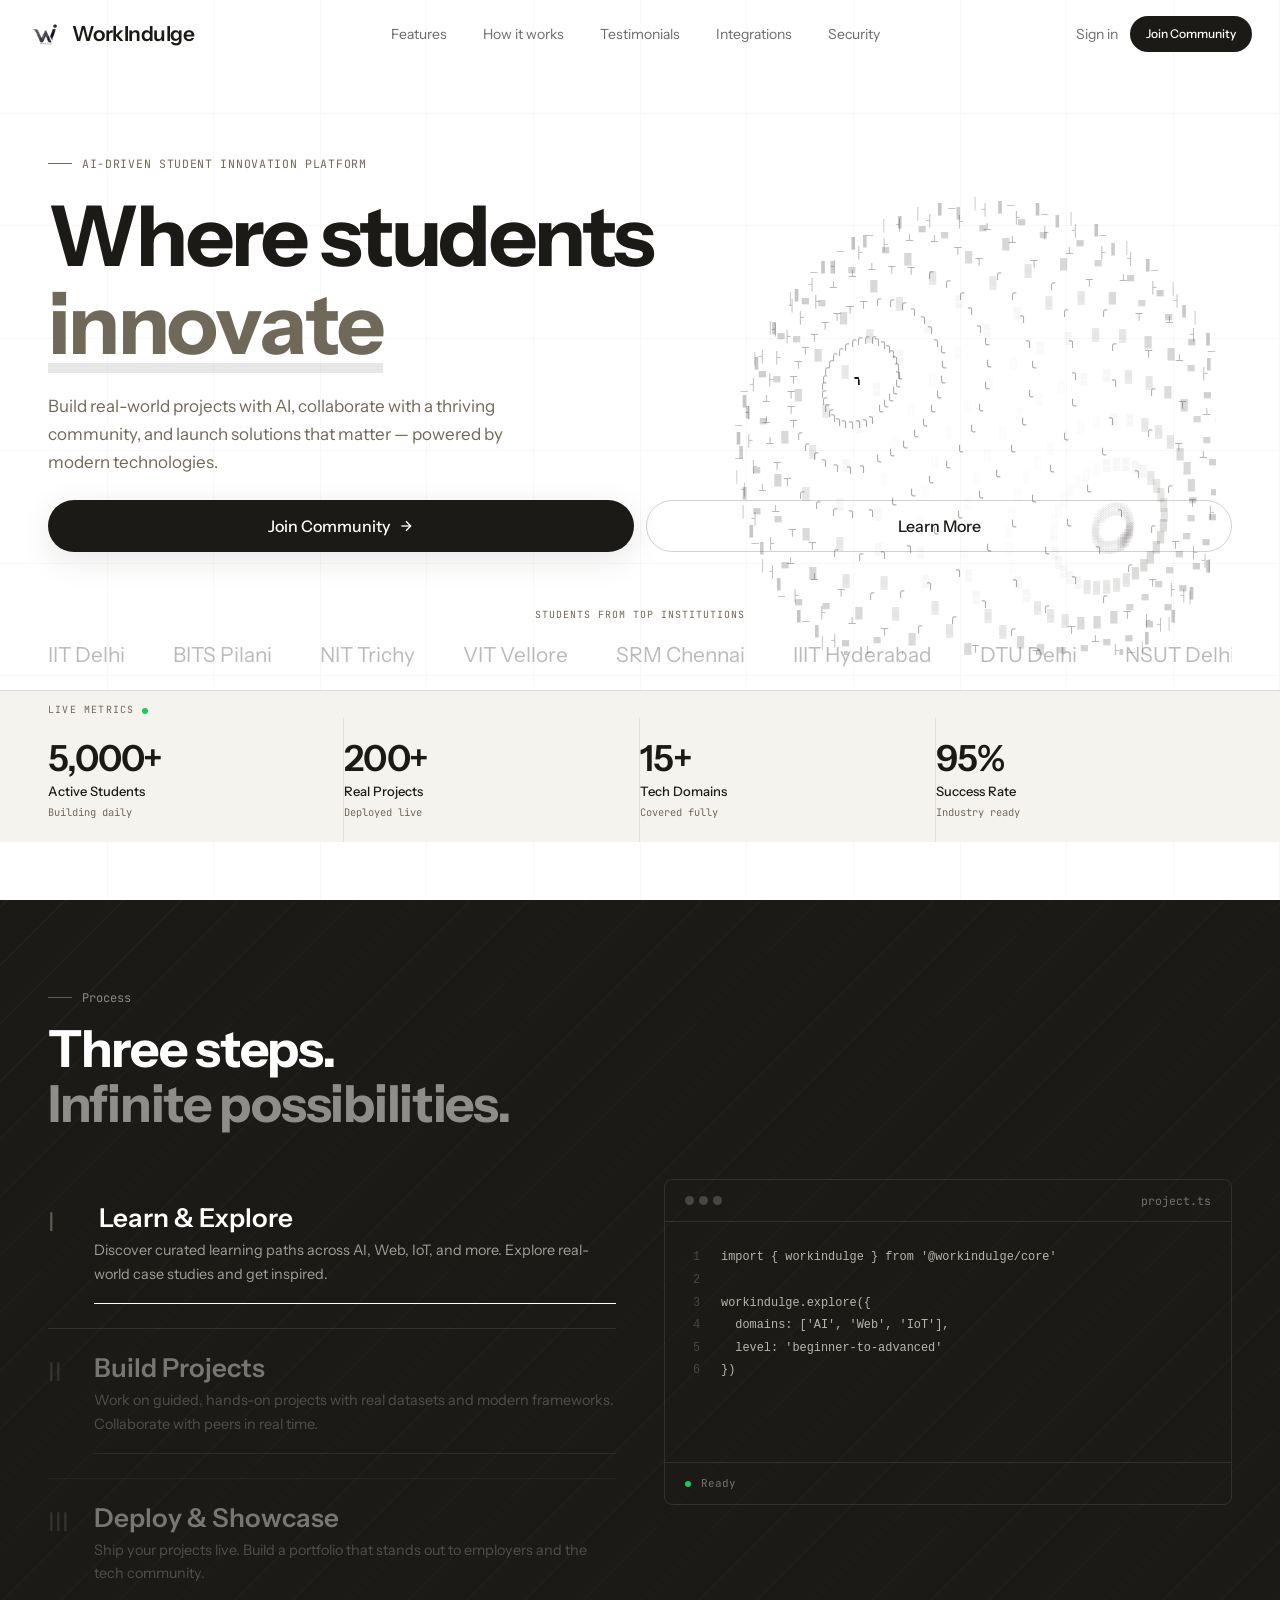
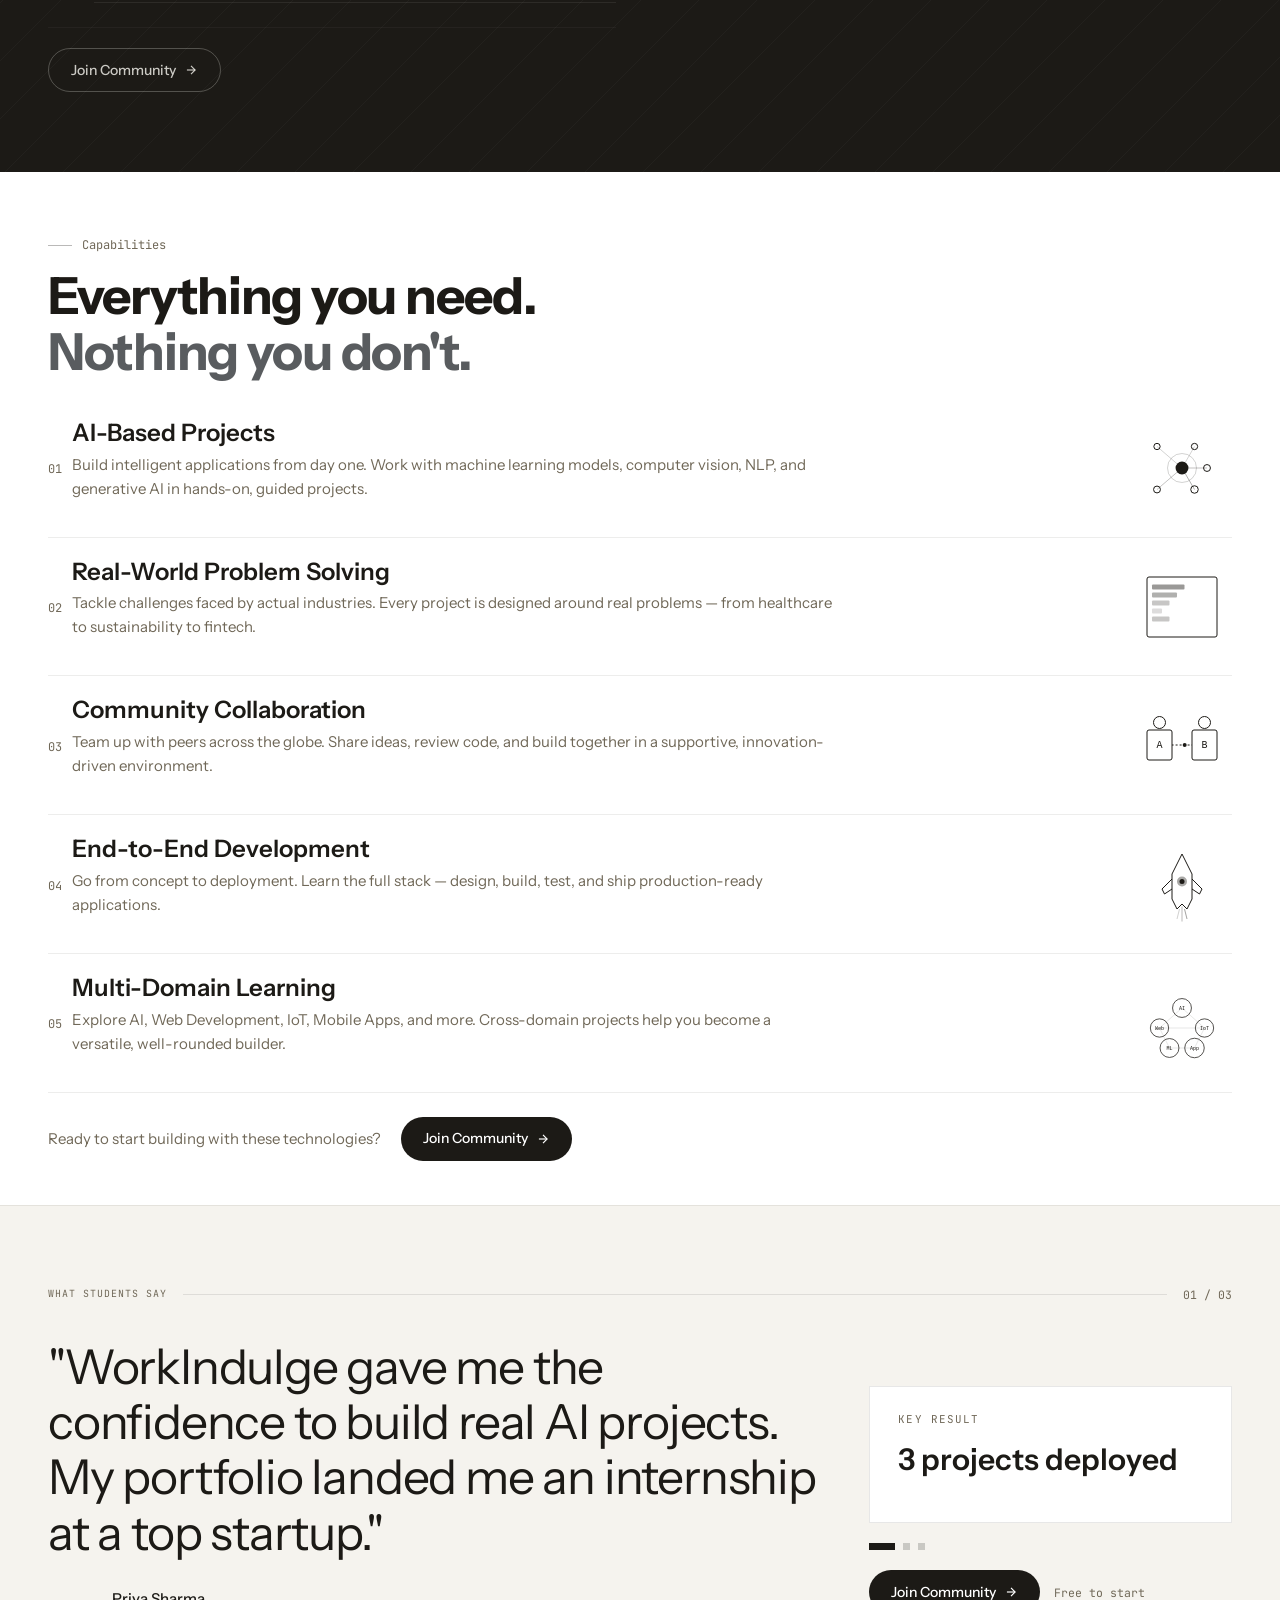
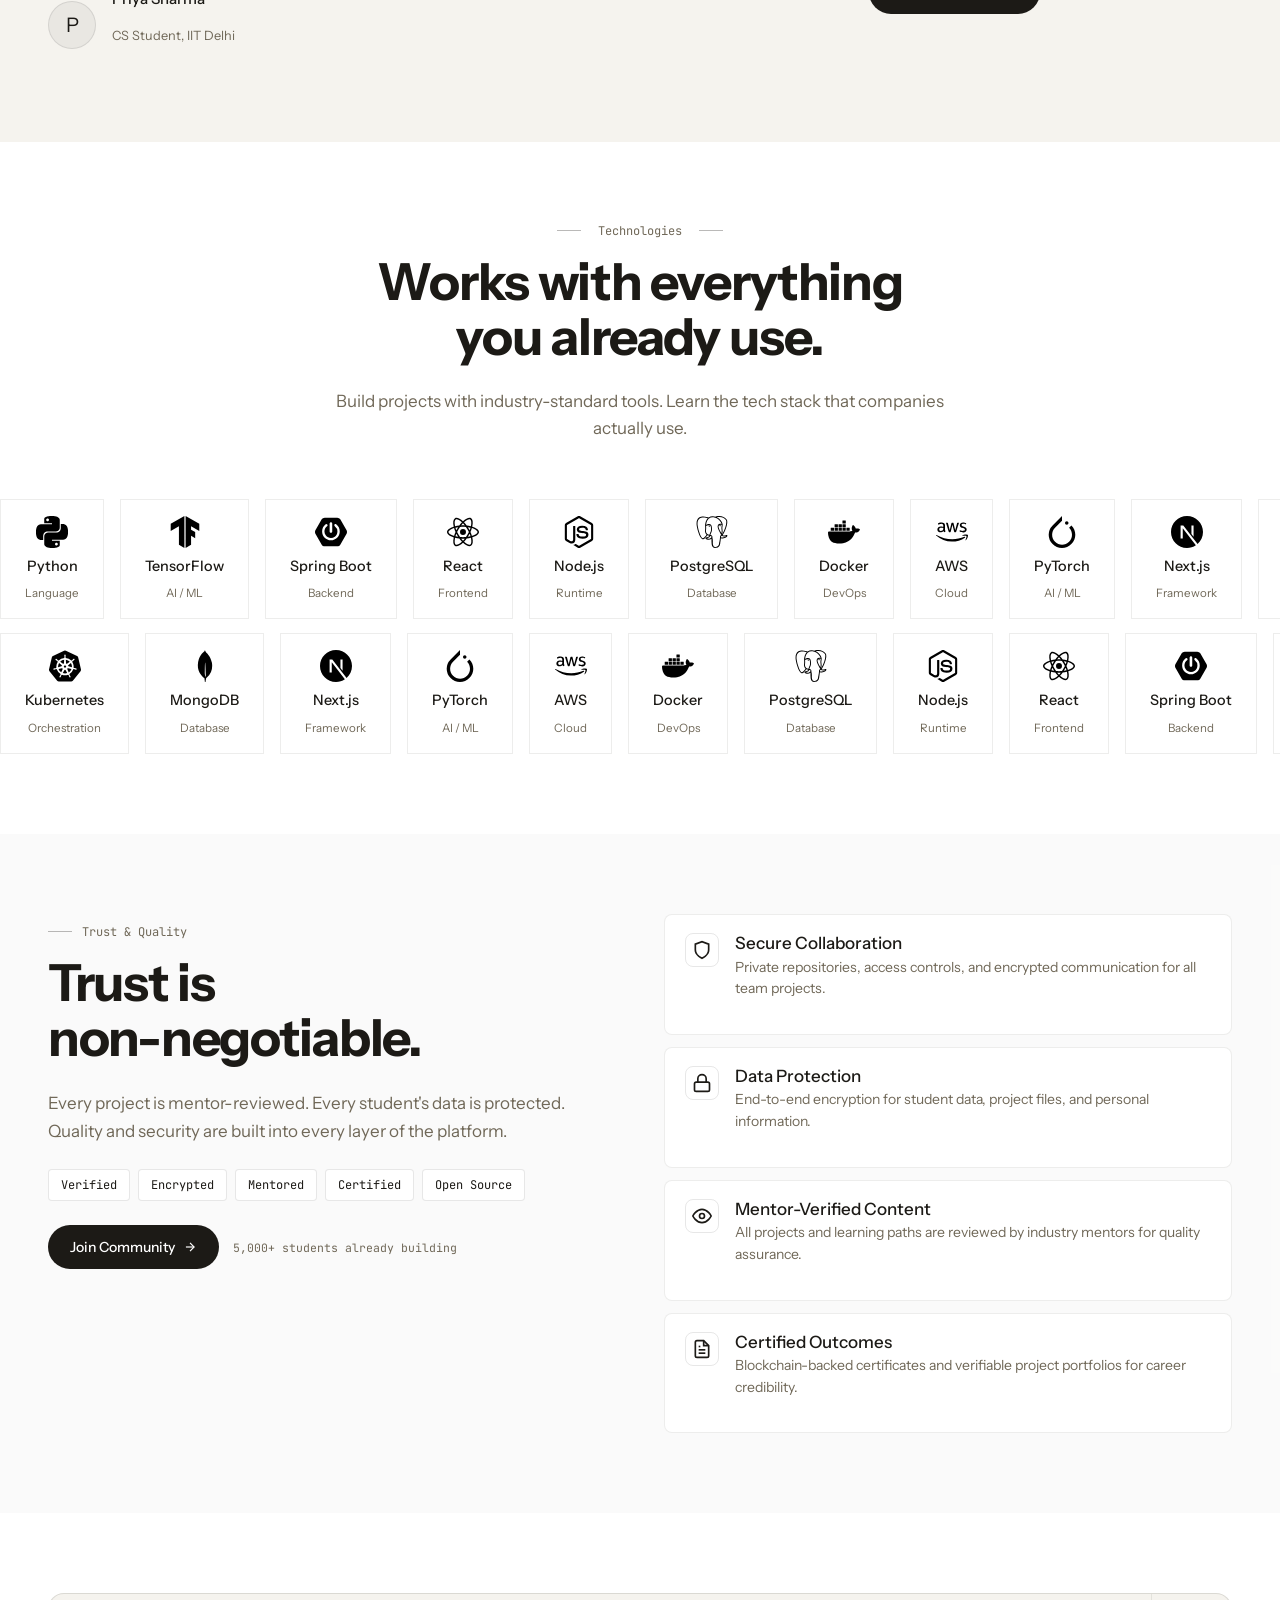
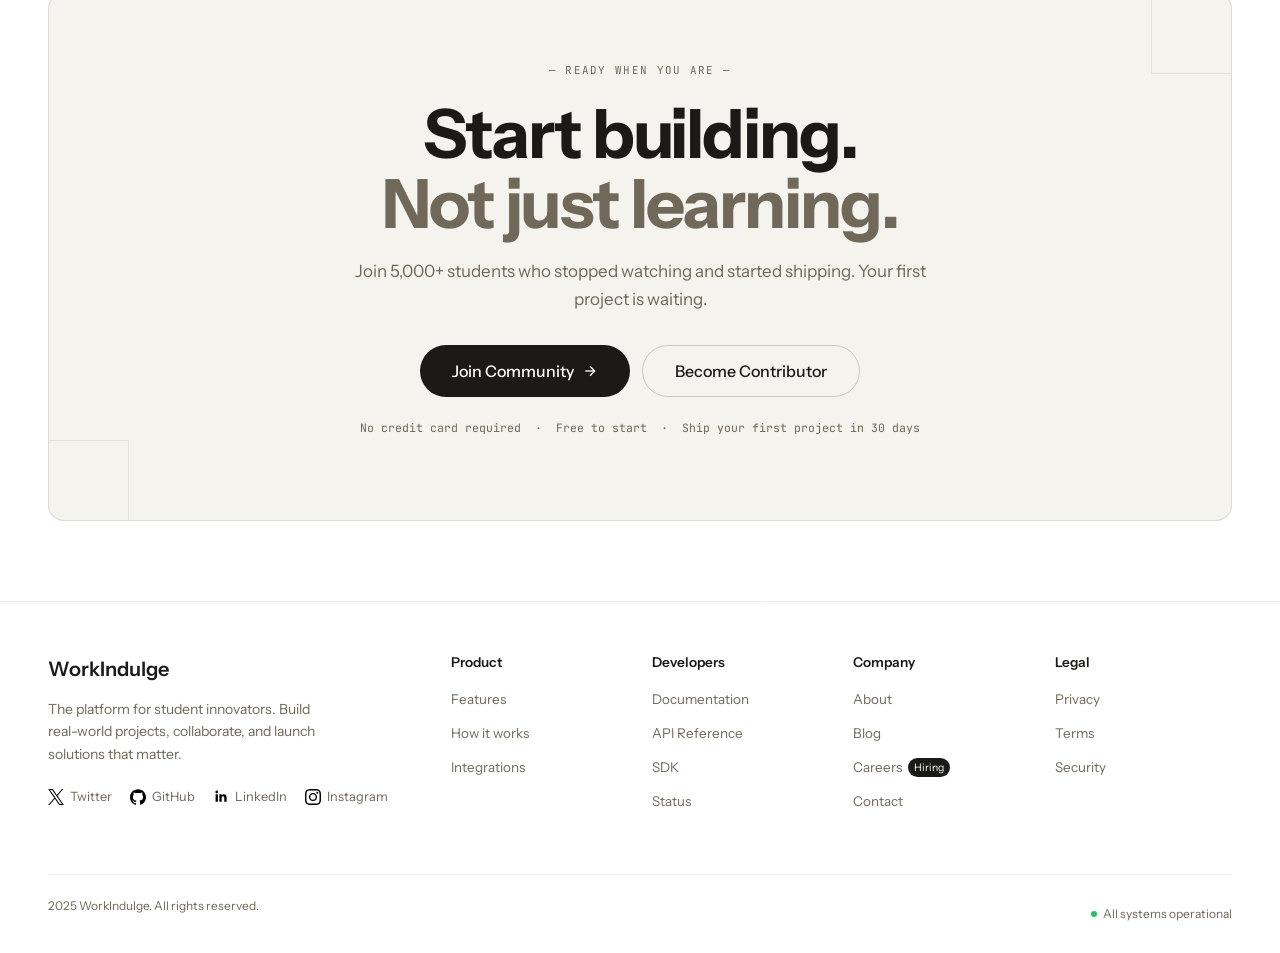
<file: index.html>
<!DOCTYPE html>
<html lang="en">
<head>
  <meta charset="UTF-8" />
  <meta name="viewport" content="width=device-width, initial-scale=1.0" />
  <title>WorkIndulge — AI-Driven Student Innovation Platform</title>

  <link rel="preconnect" href="https://fonts.googleapis.com" />
  <link rel="preconnect" href="https://fonts.gstatic.com" crossorigin />
  <link href="https://fonts.googleapis.com/css2?family=Instrument+Sans:ital,wght@0,400;0,500;0,600;0,700;1,400&family=Instrument+Serif:ital@0;1&family=JetBrains+Mono:wght@400;500&display=swap" rel="stylesheet" />

  <link rel="stylesheet" href="https://cdnjs.cloudflare.com/ajax/libs/bootstrap/5.3.3/css/bootstrap.min.css" />

  <link rel="stylesheet" href="styles.css" />
</head>
<body>

<header id="main-nav">
  <nav id="nav-inner">
    <a href="/landing page/index.html" class="nav-logo">
      <img src="../public/workindulge-logo.png" alt="WorkIndulge" class="logo-img">
      <span>WorkIndulge</span>
    </a>
    <div class="nav-links">
      <a href="#features">Features</a>
      <a href="#how-it-works">How it works</a>
      <a href="#testimonials">Testimonials</a>
      <a href="#integrations">Integrations</a>
      <a href="#security">Security</a>
    </div>

    <div class="nav-cta">
      <a href="../signin/index.html" class="sign-in">Sign in</a>
      <a href="../registration/index.html">
        <button class="btn-primary btn-sm">Join Community</button>
      </a>
    </div>

    <button id="menu-btn" class="nav-menu-btn" aria-label="Toggle menu">
      <svg xmlns="http://www.w3.org/2000/svg" width="24" height="24" fill="none" viewBox="0 0 24 24" stroke="currentColor" stroke-width="2">
        <line x1="3" y1="12" x2="21" y2="12"/><line x1="3" y1="6" x2="21" y2="6"/><line x1="3" y1="18" x2="21" y2="18"/>
      </svg>
    </button>
  </nav>
</header>

<div id="mobile-menu">
  <div class="mobile-menu-inner">
    <div class="mobile-nav-links">
      <a href="#features"    style="transition-delay:0ms">Features</a>
      <a href="#how-it-works" style="transition-delay:75ms">How it works</a>
      <a href="#testimonials" style="transition-delay:150ms">Testimonials</a>
      <a href="#integrations" style="transition-delay:225ms">Integrations</a>
      <a href="#security"     style="transition-delay:300ms">Security</a>
    </div>
    <div class="mobile-menu-footer">
      <a href="../signin/index.html"><button class="btn-outline">Sign in</button></a>
      <a href="../registration/index.html"><button class="btn-primary">Join Community</button></a>
    </div>
  </div>
</div>


<!-- ============================================================ HERO ============================================================ -->
<section id="hero">
  <div class="hero-grid" id="hero-grid"></div>

  <div class="container-xl hero-content">
    <div class="hero-eyebrow">
      <span class="line"></span>
      AI-Driven Student Innovation Platform
    </div>

    <div class="mb-6">
      <h1 class="hero-headline">
        <span class="d-block">Where students</span>
        <span class="d-block">
          <span class="hero-word-container">
            <span id="hero-animated-word" class="hero-animated-word"></span>
          </span>
        </span>
      </h1>
    </div>

    <p class="hero-desc">
      Build real-world projects with AI, collaborate with a thriving community,
      and launch solutions that matter — powered by modern technologies.
    </p>

    <div class="hero-ctas">
      <a href="../registration/index.html" class="w-100 w-sm-auto">
        <button class="btn-primary btn-lg w-100" style="box-shadow:0 8px 32px rgba(28,26,22,0.1)">
          Join Community
          <svg xmlns="http://www.w3.org/2000/svg" width="16" height="16" fill="none" viewBox="0 0 24 24" stroke="currentColor" stroke-width="2"><line x1="5" y1="12" x2="19" y2="12"/><polyline points="12 5 19 12 12 19"/></svg>
        </button>
      </a>
      <a href="#features" class="w-100 w-sm-auto">
        <button class="btn-outline btn-lg w-100">Learn More</button>
      </a>
    </div>
  </div>

  <!-- Animated Sphere (right side) -->
  <div class="hero-sphere-container">
    <canvas id="sphereCanvas"></canvas>
  </div>

  <!-- Institutions (moved above stats) -->
  <div class="hero-institutions">
    <div class="container-xl">
      <div class="text-center mb-3">
        <p class="institutions-label">Students from top institutions</p>
      </div>
      <div class="marquee-track overflow-hidden">
        <div class="marquee-inner marquee-gap align-items-center">
          <span class="marquee-text">IIT Delhi</span>
          <span class="marquee-text">BITS Pilani</span>
          <span class="marquee-text">NIT Trichy</span>
          <span class="marquee-text">VIT Vellore</span>
          <span class="marquee-text">SRM Chennai</span>
          <span class="marquee-text">IIIT Hyderabad</span>
          <span class="marquee-text">DTU Delhi</span>
          <span class="marquee-text">NSUT Delhi</span>
          <span class="marquee-text">IIT Delhi</span>
          <span class="marquee-text">BITS Pilani</span>
          <span class="marquee-text">NIT Trichy</span>
          <span class="marquee-text">VIT Vellore</span>
          <span class="marquee-text">SRM Chennai</span>
          <span class="marquee-text">IIIT Hyderabad</span>
          <span class="marquee-text">DTU Delhi</span>
          <span class="marquee-text">NSUT Delhi</span>
        </div>
      </div>
    </div>
  </div>

  <!-- Stats bar -->
  <div class="hero-stats-bar mb-10">
    <div class="container-xl">
      <div class="stats-bar-header">
        <span class="stats-bar-heading font-mono">Live Metrics</span>
        <span class="stats-bar-pulse"><span class="status-dot animate-pulse"></span></span>
      </div>
      <div class="row g-0">
        <div class="col-6 col-sm-3">
          <div class="stat-item">
            <span class="stat-value font-display animated-counter" data-end="5000" data-suffix="+">0</span>
            <span class="stat-label">Active Students</span>
            <span class="stat-desc">Building daily</span>
          </div>
        </div>
        <div class="col-6 col-sm-3">
          <div class="stat-item">
            <span class="stat-value font-display animated-counter" data-end="200" data-suffix="+">0</span>
            <span class="stat-label">Real Projects</span>
            <span class="stat-desc">Deployed live</span>
          </div>
        </div>
        <div class="col-6 col-sm-3">
          <div class="stat-item">
            <span class="stat-value font-display animated-counter" data-end="15" data-suffix="+">0</span>
            <span class="stat-label">Tech Domains</span>
            <span class="stat-desc">Covered fully</span>
          </div>
        </div>
        <div class="col-6 col-sm-3">
          <div class="stat-item stat-item--last">
            <span class="stat-value font-display animated-counter" data-end="95" data-suffix="%">0</span>
            <span class="stat-label">Success Rate</span>
            <span class="stat-desc">Industry ready</span>
          </div>
        </div>
      </div>
    </div>
  </div>
</section>


<!-- ============================================================ INSTITUTIONS ============================================================ -->
<section id="institutions" style="display:none;">
</section>


<!-- ============================================================ HOW IT WORKS ============================================================ -->
<section id="how-it-works">
  <div class="hiw-diagonal"></div>
  <div class="container-xl position-relative z-1">
    <div class="mb-5 section-header-spacing">
      <span class="section-label reveal"><span class="line"></span>Process</span>
      <h2 class="section-heading font-display reveal">
        Three steps.<br/>
        <span class="muted text-white-50">Infinite possibilities.</span>
      </h2>
    </div>

    <div class="row g-5 g-lg-5 align-items-start">
      <div class="col-12 col-lg-6 reveal-x-left">
        <button class="hiw-step active" data-idx="0">
          <div class="hiw-step-inner">
            <span class="hiw-step-num font-display">I</span>
            <div class="flex-grow-1">
              <h3 class="hiw-step-title font-display">Learn &amp; Explore</h3>
              <p class="hiw-step-desc">Discover curated learning paths across AI, Web, IoT, and more. Explore real-world case studies and get inspired.</p>
              <div class="hiw-progress"><div class="hiw-progress-bar"></div></div>
            </div>
          </div>
        </button>
        <button class="hiw-step" data-idx="1">
          <div class="hiw-step-inner">
            <span class="hiw-step-num font-display">II</span>
            <div class="flex-grow-1">
              <h3 class="hiw-step-title font-display">Build Projects</h3>
              <p class="hiw-step-desc">Work on guided, hands-on projects with real datasets and modern frameworks. Collaborate with peers in real time.</p>
              <div class="hiw-progress"><div class="hiw-progress-bar"></div></div>
            </div>
          </div>
        </button>
        <button class="hiw-step" data-idx="2">
          <div class="hiw-step-inner">
            <span class="hiw-step-num font-display">III</span>
            <div class="flex-grow-1">
              <h3 class="hiw-step-title font-display">Deploy &amp; Showcase</h3>
              <p class="hiw-step-desc">Ship your projects live. Build a portfolio that stands out to employers and the tech community.</p>
              <div class="hiw-progress"><div class="hiw-progress-bar"></div></div>
            </div>
          </div>
        </button>

        <!-- Join Community CTA inside HIW -->
        <div class="hiw-cta-row">
          <a href="../registration/index.html">
            <button class="btn-outline btn-hiw-join">
              Join Community
              <svg xmlns="http://www.w3.org/2000/svg" width="14" height="14" fill="none" viewBox="0 0 24 24" stroke="currentColor" stroke-width="2"><line x1="5" y1="12" x2="19" y2="12"/><polyline points="12 5 19 12 12 19"/></svg>
            </button>
          </a>
        </div>
      </div>

      <div class="col-12 col-lg-6 reveal-x-right">
        <div class="hiw-code-panel">
          <div class="hiw-code-header">
            <div class="hiw-dots"><div class="hiw-dot"></div><div class="hiw-dot"></div><div class="hiw-dot"></div></div>
            <span class="hiw-file">project.ts</span>
          </div>
          <div class="hiw-code-body" id="hiw-code-body"></div>
          <div class="hiw-code-footer">
            <span class="status-pulse-indicator animate-pulse"></span>
            <span class="hiw-code-status">Ready</span>
          </div>
        </div>
      </div>
    </div>
  </div>
</section>


<!-- ============================================================ FEATURES ============================================================ -->
<section id="features">
  <div class="container-xl">
    <div class="section-header-spacing ">
      <span class="section-label reveal mt-4"><span class="line"></span>Capabilities</span>
      <h2 class="section-heading font-display reveal">
        Everything you need.<br/>
        <span class="text-muted">Nothing you don't.</span>
      </h2>
    </div>

    <div class="feature-row reveal">
      <span class="feature-num">01</span>
      <div class="feature-body">
        <div>
          <h3 class="feature-title font-display">AI-Based Projects</h3>
          <p class="feature-desc">Build intelligent applications from day one. Work with machine learning models, computer vision, NLP, and generative AI in hands-on, guided projects.</p>
        </div>
        <div class="feature-visual">
          <svg viewBox="0 0 200 160">
            <circle cx="100" cy="80" r="12" fill="currentColor"><animate attributeName="r" values="12;14;12" dur="2s" repeatCount="indefinite"/></circle>
            <g><line x1="100" y1="80" x2="150" y2="80" stroke="currentColor" stroke-width="1" opacity="0.3"><animate attributeName="opacity" values="0.3;0.8;0.3" dur="2s" begin="0s" repeatCount="indefinite"/></line><circle cx="150" cy="80" r="6" fill="none" stroke="currentColor" stroke-width="2"><animate attributeName="r" values="6;8;6" dur="2s" begin="0s" repeatCount="indefinite"/></circle></g>
            <g><line x1="100" y1="80" x2="125" y2="37" stroke="currentColor" stroke-width="1" opacity="0.3"><animate attributeName="opacity" values="0.3;0.8;0.3" dur="2s" begin="0.3s" repeatCount="indefinite"/></line><circle cx="125" cy="37" r="6" fill="none" stroke="currentColor" stroke-width="2"><animate attributeName="r" values="6;8;6" dur="2s" begin="0.3s" repeatCount="indefinite"/></circle></g>
            <g><line x1="100" y1="80" x2="50" y2="37" stroke="currentColor" stroke-width="1" opacity="0.3"><animate attributeName="opacity" values="0.3;0.8;0.3" dur="2s" begin="0.6s" repeatCount="indefinite"/></line><circle cx="50" cy="37" r="6" fill="none" stroke="currentColor" stroke-width="2"><animate attributeName="r" values="6;8;6" dur="2s" begin="0.6s" repeatCount="indefinite"/></circle></g>
            <g><line x1="100" y1="80" x2="50" y2="123" stroke="currentColor" stroke-width="1" opacity="0.3"><animate attributeName="opacity" values="0.3;0.8;0.3" dur="2s" begin="0.9s" repeatCount="indefinite"/></line><circle cx="50" cy="123" r="6" fill="none" stroke="currentColor" stroke-width="2"><animate attributeName="r" values="6;8;6" dur="2s" begin="0.9s" repeatCount="indefinite"/></circle></g>
            <g><line x1="100" y1="80" x2="125" y2="123" stroke="currentColor" stroke-width="1" opacity="0.3"><animate attributeName="opacity" values="0.3;0.8;0.3" dur="2s" begin="1.2s" repeatCount="indefinite"/></line><circle cx="125" cy="123" r="6" fill="none" stroke="currentColor" stroke-width="2"><animate attributeName="r" values="6;8;6" dur="2s" begin="1.2s" repeatCount="indefinite"/></circle></g>
            <circle cx="100" cy="80" r="30" fill="none" stroke="currentColor" stroke-width="1" opacity="0"><animate attributeName="r" values="20;60" dur="2s" repeatCount="indefinite"/><animate attributeName="opacity" values="0.5;0" dur="2s" repeatCount="indefinite"/></circle>
          </svg>
        </div>
      </div>
    </div>

    <div class="feature-row reveal">
      <span class="feature-num">02</span>
      <div class="feature-body">
        <div>
          <h3 class="feature-title font-display">Real-World Problem Solving</h3>
          <p class="feature-desc">Tackle challenges faced by actual industries. Every project is designed around real problems — from healthcare to sustainability to fintech.</p>
        </div>
        <div class="feature-visual">
          <svg viewBox="0 0 200 160">
            <defs><clipPath id="deployClip"><rect x="30" y="20" width="140" height="120" rx="4"/></clipPath></defs>
            <rect x="30" y="20" width="140" height="120" rx="4" fill="none" stroke="currentColor" stroke-width="2"/>
            <g clip-path="url(#deployClip)">
              <rect x="40" y="35" width="120" height="10" rx="2" fill="currentColor" opacity="0.15"><animate attributeName="opacity" values="0.15;0.8;0.15" dur="2s" begin="0s" repeatCount="indefinite"/><animate attributeName="width" values="20;120;20" dur="2s" begin="0s" repeatCount="indefinite"/></rect>
              <rect x="40" y="51" width="120" height="10" rx="2" fill="currentColor" opacity="0.15"><animate attributeName="opacity" values="0.15;0.8;0.15" dur="2s" begin="0.15s" repeatCount="indefinite"/><animate attributeName="width" values="20;120;20" dur="2s" begin="0.15s" repeatCount="indefinite"/></rect>
              <rect x="40" y="67" width="120" height="10" rx="2" fill="currentColor" opacity="0.15"><animate attributeName="opacity" values="0.15;0.8;0.15" dur="2s" begin="0.3s" repeatCount="indefinite"/><animate attributeName="width" values="20;120;20" dur="2s" begin="0.3s" repeatCount="indefinite"/></rect>
              <rect x="40" y="83" width="120" height="10" rx="2" fill="currentColor" opacity="0.15"><animate attributeName="opacity" values="0.15;0.8;0.15" dur="2s" begin="0.45s" repeatCount="indefinite"/><animate attributeName="width" values="20;120;20" dur="2s" begin="0.45s" repeatCount="indefinite"/></rect>
              <rect x="40" y="99" width="120" height="10" rx="2" fill="currentColor" opacity="0.15"><animate attributeName="opacity" values="0.15;0.8;0.15" dur="2s" begin="0.6s" repeatCount="indefinite"/><animate attributeName="width" values="20;120;20" dur="2s" begin="0.6s" repeatCount="indefinite"/></rect>
            </g>
          </svg>
        </div>
      </div>
    </div>

    <div class="feature-row reveal">
      <span class="feature-num">03</span>
      <div class="feature-body">
        <div>
          <h3 class="feature-title font-display">Community Collaboration</h3>
          <p class="feature-desc">Team up with peers across the globe. Share ideas, review code, and build together in a supportive, innovation-driven environment.</p>
        </div>
        <div class="feature-visual">
          <svg viewBox="0 0 200 160">
            <rect x="30" y="50" width="50" height="60" rx="4" fill="none" stroke="currentColor" stroke-width="2"/>
            <text x="55" y="85" text-anchor="middle" font-size="20" font-family="monospace" fill="currentColor">A</text>
            <circle cx="55" cy="35" r="12" fill="none" stroke="currentColor" stroke-width="2"/>
            <rect x="120" y="50" width="50" height="60" rx="4" fill="none" stroke="currentColor" stroke-width="2"/>
            <text x="145" y="85" text-anchor="middle" font-size="20" font-family="monospace" fill="currentColor">B</text>
            <circle cx="145" cy="35" r="12" fill="none" stroke="currentColor" stroke-width="2"/>
            <line x1="80" y1="80" x2="120" y2="80" stroke="currentColor" stroke-width="2" stroke-dasharray="4 4"><animate attributeName="stroke-dashoffset" values="0;-8" dur="0.5s" repeatCount="indefinite"/></line>
            <circle r="4" fill="currentColor"><animateMotion dur="1.5s" repeatCount="indefinite" path="M 80 80 L 120 80"/></circle>
          </svg>
        </div>
      </div>
    </div>

    <div class="feature-row reveal">
      <span class="feature-num">04</span>
      <div class="feature-body">
        <div>
          <h3 class="feature-title font-display">End-to-End Development</h3>
          <p class="feature-desc">Go from concept to deployment. Learn the full stack — design, build, test, and ship production-ready applications.</p>
        </div>
        <div class="feature-visual">
          <svg viewBox="0 0 200 160">
            <path d="M 100 20 L 120 60 L 120 110 L 110 130 L 100 120 L 90 130 L 80 110 L 80 60 Z" fill="none" stroke="currentColor" stroke-width="2"/>
            <path d="M 80 70 L 60 90 L 65 100 L 80 90" fill="none" stroke="currentColor" stroke-width="2"/>
            <path d="M 120 70 L 140 90 L 135 100 L 120 90" fill="none" stroke="currentColor" stroke-width="2"/>
            <circle cx="100" cy="75" r="10" fill="currentColor" opacity="0.2"><animate attributeName="opacity" values="0.2;0.6;0.2" dur="2s" repeatCount="indefinite"/></circle>
            <circle cx="100" cy="75" r="5" fill="currentColor"/>
            <line x1="95" y1="130" x2="90" y2="150" stroke="currentColor" stroke-width="1" opacity="0.3"><animate attributeName="opacity" values="0.3;0.8;0.3" dur="0.5s" repeatCount="indefinite"/></line>
            <line x1="100" y1="125" x2="100" y2="155" stroke="currentColor" stroke-width="1" opacity="0.3"><animate attributeName="opacity" values="0.3;0.8;0.3" dur="0.5s" begin="0.1s" repeatCount="indefinite"/></line>
            <line x1="105" y1="130" x2="110" y2="150" stroke="currentColor" stroke-width="1" opacity="0.3"><animate attributeName="opacity" values="0.3;0.8;0.3" dur="0.5s" begin="0.2s" repeatCount="indefinite"/></line>
          </svg>
        </div>
      </div>
    </div>

    <div class="feature-row reveal">
      <span class="feature-num">05</span>
      <div class="feature-body">
        <div>
          <h3 class="feature-title font-display">Multi-Domain Learning</h3>
          <p class="feature-desc">Explore AI, Web Development, IoT, Mobile Apps, and more. Cross-domain projects help you become a versatile, well-rounded builder.</p>
        </div>
        <div class="feature-visual">
          <svg viewBox="0 0 200 160">
            <circle cx="100" cy="50" r="18" fill="none" stroke="currentColor" stroke-width="1.5"><animate attributeName="r" values="18;20;18" dur="2s" begin="0s" repeatCount="indefinite"/></circle>
            <text x="100" y="54" text-anchor="middle" font-size="10" font-family="monospace" fill="currentColor">AI</text>
            <circle cx="55" cy="90" r="18" fill="none" stroke="currentColor" stroke-width="1.5"><animate attributeName="r" values="18;20;18" dur="2s" begin="0.3s" repeatCount="indefinite"/></circle>
            <text x="55" y="94" text-anchor="middle" font-size="10" font-family="monospace" fill="currentColor">Web</text>
            <circle cx="145" cy="90" r="18" fill="none" stroke="currentColor" stroke-width="1.5"><animate attributeName="r" values="18;20;18" dur="2s" begin="0.6s" repeatCount="indefinite"/></circle>
            <text x="145" y="94" text-anchor="middle" font-size="10" font-family="monospace" fill="currentColor">IoT</text>
            <circle cx="75" cy="130" r="18" fill="none" stroke="currentColor" stroke-width="1.5"><animate attributeName="r" values="18;20;18" dur="2s" begin="0.9s" repeatCount="indefinite"/></circle>
            <text x="75" y="134" text-anchor="middle" font-size="10" font-family="monospace" fill="currentColor">ML</text>
            <circle cx="125" cy="130" r="18" fill="none" stroke="currentColor" stroke-width="1.5"><animate attributeName="r" values="18;20;18" dur="2s" begin="1.2s" repeatCount="indefinite"/></circle>
            <text x="125" y="134" text-anchor="middle" font-size="10" font-family="monospace" fill="currentColor">App</text>
            <line x1="100" y1="50" x2="55" y2="90" stroke="currentColor" stroke-width="1" opacity="0.2"/><line x1="100" y1="50" x2="145" y2="90" stroke="currentColor" stroke-width="1" opacity="0.2"/>
            <line x1="55" y1="90" x2="75" y2="130" stroke="currentColor" stroke-width="1" opacity="0.2"/><line x1="145" y1="90" x2="125" y2="130" stroke="currentColor" stroke-width="1" opacity="0.2"/>
            <line x1="75" y1="130" x2="125" y2="130" stroke="currentColor" stroke-width="1" opacity="0.2"/><line x1="55" y1="90" x2="145" y2="90" stroke="currentColor" stroke-width="1" opacity="0.2"/>
          </svg>
        </div>
      </div>
    </div>

    <!-- Features section Join Community CTA -->
    <div class="features-join-cta reveal">
      <p class="features-join-text">Ready to start building with these technologies?</p>
      <a href="/registration/index.html">
        <button class="btn-primary">
          Join Community
          <svg xmlns="http://www.w3.org/2000/svg" width="14" height="14" fill="none" viewBox="0 0 24 24" stroke="currentColor" stroke-width="2"><line x1="5" y1="12" x2="19" y2="12"/><polyline points="12 5 19 12 12 19"/></svg>
        </button>
      </a>
    </div>

  </div>
</section>


<!-- ============================================================ TESTIMONIALS ============================================================ -->
<section id="testimonials">
  <div class="container-xl">
    <div class="testimonial-label-row">
      <span class="font-mono text-uppercase testimonial-pre-text">What students say</span>
      <div class="testimonial-divider"></div>
      <span class="testimonial-counter" id="testimonial-counter">01 / 03</span>
    </div>

    <div class="row g-5 g-lg-5">
      <div class="col-12 col-lg-8">
        <blockquote id="testimonial-quote">
          <p class="testimonial-quote-text font-display"></p>
        </blockquote>
        <div class="testimonial-author" id="testimonial-author">
          <div class="author-avatar font-display" id="t-avatar"></div>
          <div>
            <p class="author-name" id="t-name"></p>
            <p class="author-role" id="t-role"></p>
          </div>
        </div>
      </div>

      <div class="col-12 col-lg-4 d-flex flex-column justify-content-center">
        <div class="testimonial-metric" id="testimonial-metric">
          <span class="metric-result-label">Key Result</span>
          <p class="metric-result-value font-display"></p>
        </div>
        <div class="testimonial-dots" id="testimonial-dots"></div>
        <!-- Testimonials Join CTA -->
        <div class="testimonial-join-cta">
          <a href="/registration/index.html">
            <button class="btn-primary btn-testimonial-join">
              Join Community
              <svg xmlns="http://www.w3.org/2000/svg" width="14" height="14" fill="none" viewBox="0 0 24 24" stroke="currentColor" stroke-width="2"><line x1="5" y1="12" x2="19" y2="12"/><polyline points="12 5 19 12 12 19"/></svg>
            </button>
          </a>
          <p class="testimonial-join-note font-mono">Free to start</p>
        </div>
      </div>
    </div>
  </div>
</section>


<!-- ============================================================ INTEGRATIONS ============================================================ -->
<section id="integrations">
  <div class="container-xl">
    <div class="text-center mx-auto reveal integrations-header">
      <span class="section-label d-flex align-items-center justify-content-center">
        <span class="line"></span>&nbsp;Technologies&nbsp;<span class="line"></span>
      </span>
      <h2 class="section-heading font-display mb-4">
        Works with everything<br/>you already use.
      </h2>
      <p class="integrations-desc">
        Build projects with industry-standard tools. Learn the tech stack that companies actually use.
      </p>
    </div>
  </div>

  <div class="marquee-row">
    <div class="marquee-track">
      <div class="marquee-inner">
        <div class="tech-card"><div class="tech-card-logo"><img src="../public/python.svg" alt="Python"></div><div class="tech-card-name">Python</div><div class="tech-card-cat">Language</div></div>
        <div class="tech-card"><div class="tech-card-logo"><img src="../public/tensorflow.svg" alt="TensorFlow"></div><div class="tech-card-name">TensorFlow</div><div class="tech-card-cat">AI / ML</div></div>
        <div class="tech-card"><div class="tech-card-logo"><img src="../public/springboot.svg" alt="Spring Boot"></div><div class="tech-card-name">Spring Boot</div><div class="tech-card-cat">Backend</div></div>
        <div class="tech-card"><div class="tech-card-logo"><img src="../public/react.svg" alt="React"></div><div class="tech-card-name">React</div><div class="tech-card-cat">Frontend</div></div>
        <div class="tech-card"><div class="tech-card-logo"><img src="../public/nodedotjs.svg" alt="Node.js"></div><div class="tech-card-name">Node.js</div><div class="tech-card-cat">Runtime</div></div>
        <div class="tech-card"><div class="tech-card-logo"><img src="../public/postgresql.svg" alt="PostgreSQL"></div><div class="tech-card-name">PostgreSQL</div><div class="tech-card-cat">Database</div></div>
        <div class="tech-card"><div class="tech-card-logo"><img src="../public/docker.svg" alt="Docker"></div><div class="tech-card-name">Docker</div><div class="tech-card-cat">DevOps</div></div>
        <div class="tech-card"><div class="tech-card-logo"><img src="../public/aws.svg" alt="AWS"></div><div class="tech-card-name">AWS</div><div class="tech-card-cat">Cloud</div></div>
        <div class="tech-card"><div class="tech-card-logo"><img src="../public/pytorch.svg" alt="PyTorch"></div><div class="tech-card-name">PyTorch</div><div class="tech-card-cat">AI / ML</div></div>
        <div class="tech-card"><div class="tech-card-logo"><img src="../public/nextdotjs.svg" alt="Next.js"></div><div class="tech-card-name">Next.js</div><div class="tech-card-cat">Framework</div></div>
        <div class="tech-card"><div class="tech-card-logo"><img src="../public/mongodb.svg" alt="MongoDB"></div><div class="tech-card-name">MongoDB</div><div class="tech-card-cat">Database</div></div>
        <div class="tech-card"><div class="tech-card-logo"><img src="../public/kubernetes.svg" alt="Kubernetes"></div><div class="tech-card-name">Kubernetes</div><div class="tech-card-cat">Orchestration</div></div>
        <div class="tech-card"><div class="tech-card-logo"><img src="../public/python.svg" alt="Python"></div><div class="tech-card-name">Python</div><div class="tech-card-cat">Language</div></div>
        <div class="tech-card"><div class="tech-card-logo"><img src="../public/tensorflow.svg" alt="TensorFlow"></div><div class="tech-card-name">TensorFlow</div><div class="tech-card-cat">AI / ML</div></div>
        <div class="tech-card"><div class="tech-card-logo"><img src="../public/springboot.svg" alt="Spring Boot"></div><div class="tech-card-name">Spring Boot</div><div class="tech-card-cat">Backend</div></div>
        <div class="tech-card"><div class="tech-card-logo"><img src="../public/react.svg" alt="React"></div><div class="tech-card-name">React</div><div class="tech-card-cat">Frontend</div></div>
        <div class="tech-card"><div class="tech-card-logo"><img src="../public/nodedotjs.svg" alt="Node.js"></div><div class="tech-card-name">Node.js</div><div class="tech-card-cat">Runtime</div></div>
        <div class="tech-card"><div class="tech-card-logo"><img src="../public/postgresql.svg" alt="PostgreSQL"></div><div class="tech-card-name">PostgreSQL</div><div class="tech-card-cat">Database</div></div>
        <div class="tech-card"><div class="tech-card-logo"><img src="../public/docker.svg" alt="Docker"></div><div class="tech-card-name">Docker</div><div class="tech-card-cat">DevOps</div></div>
        <div class="tech-card"><div class="tech-card-logo"><img src="../public/aws.svg" alt="AWS"></div><div class="tech-card-name">AWS</div><div class="tech-card-cat">Cloud</div></div>
        <div class="tech-card"><div class="tech-card-logo"><img src="../public/pytorch.svg" alt="PyTorch"></div><div class="tech-card-name">PyTorch</div><div class="tech-card-cat">AI / ML</div></div>
        <div class="tech-card"><div class="tech-card-logo"><img src="../public/nextdotjs.svg" alt="Next.js"></div><div class="tech-card-name">Next.js</div><div class="tech-card-cat">Framework</div></div>
        <div class="tech-card"><div class="tech-card-logo"><img src="../public/mongodb.svg" alt="MongoDB"></div><div class="tech-card-name">MongoDB</div><div class="tech-card-cat">Database</div></div>
        <div class="tech-card"><div class="tech-card-logo"><img src="../public/kubernetes.svg" alt="Kubernetes"></div><div class="tech-card-name">Kubernetes</div><div class="tech-card-cat">Orchestration</div></div>
      </div>
    </div>
  </div>

  <div class="marquee-row mb-0">
    <div class="marquee-track">
      <div class="marquee-inner-reverse">
        <div class="tech-card"><div class="tech-card-logo"><img src="../public/kubernetes.svg" alt="Kubernetes"></div><div class="tech-card-name">Kubernetes</div><div class="tech-card-cat">Orchestration</div></div>
        <div class="tech-card"><div class="tech-card-logo"><img src="../public/mongodb.svg" alt="MongoDB"></div><div class="tech-card-name">MongoDB</div><div class="tech-card-cat">Database</div></div>
        <div class="tech-card"><div class="tech-card-logo"><img src="../public/nextdotjs.svg" alt="Next.js"></div><div class="tech-card-name">Next.js</div><div class="tech-card-cat">Framework</div></div>
        <div class="tech-card"><div class="tech-card-logo"><img src="../public/pytorch.svg" alt="PyTorch"></div><div class="tech-card-name">PyTorch</div><div class="tech-card-cat">AI / ML</div></div>
        <div class="tech-card"><div class="tech-card-logo"><img src="../public/aws.svg" alt="AWS"></div><div class="tech-card-name">AWS</div><div class="tech-card-cat">Cloud</div></div>
        <div class="tech-card"><div class="tech-card-logo"><img src="../public/docker.svg" alt="Docker"></div><div class="tech-card-name">Docker</div><div class="tech-card-cat">DevOps</div></div>
        <div class="tech-card"><div class="tech-card-logo"><img src="../public/postgresql.svg" alt="PostgreSQL"></div><div class="tech-card-name">PostgreSQL</div><div class="tech-card-cat">Database</div></div>
        <div class="tech-card"><div class="tech-card-logo"><img src="../public/nodedotjs.svg" alt="Node.js"></div><div class="tech-card-name">Node.js</div><div class="tech-card-cat">Runtime</div></div>
        <div class="tech-card"><div class="tech-card-logo"><img src="../public/react.svg" alt="React"></div><div class="tech-card-name">React</div><div class="tech-card-cat">Frontend</div></div>
        <div class="tech-card"><div class="tech-card-logo"><img src="../public/springboot.svg" alt="Spring Boot"></div><div class="tech-card-name">Spring Boot</div><div class="tech-card-cat">Backend</div></div>
        <div class="tech-card"><div class="tech-card-logo"><img src="../public/tensorflow.svg" alt="TensorFlow"></div><div class="tech-card-name">TensorFlow</div><div class="tech-card-cat">AI / ML</div></div>
        <div class="tech-card"><div class="tech-card-logo"><img src="../public/python.svg" alt="Python"></div><div class="tech-card-name">Python</div><div class="tech-card-cat">Language</div></div>
        <div class="tech-card"><div class="tech-card-logo"><img src="../public/kubernetes.svg" alt="Kubernetes"></div><div class="tech-card-name">Kubernetes</div><div class="tech-card-cat">Orchestration</div></div>
        <div class="tech-card"><div class="tech-card-logo"><img src="../public/mongodb.svg" alt="MongoDB"></div><div class="tech-card-name">MongoDB</div><div class="tech-card-cat">Database</div></div>
        <div class="tech-card"><div class="tech-card-logo"><img src="../public/nextdotjs.svg" alt="Next.js"></div><div class="tech-card-name">Next.js</div><div class="tech-card-cat">Framework</div></div>
        <div class="tech-card"><div class="tech-card-logo"><img src="../public/pytorch.svg" alt="PyTorch"></div><div class="tech-card-name">PyTorch</div><div class="tech-card-cat">AI / ML</div></div>
        <div class="tech-card"><div class="tech-card-logo"><img src="../public/aws.svg" alt="AWS"></div><div class="tech-card-name">AWS</div><div class="tech-card-cat">Cloud</div></div>
        <div class="tech-card"><div class="tech-card-logo"><img src="../public/docker.svg" alt="Docker"></div><div class="tech-card-name">Docker</div><div class="tech-card-cat">DevOps</div></div>
        <div class="tech-card"><div class="tech-card-logo"><img src="../public/postgresql.svg" alt="PostgreSQL"></div><div class="tech-card-name">PostgreSQL</div><div class="tech-card-cat">Database</div></div>
        <div class="tech-card"><div class="tech-card-logo"><img src="../public/nodedotjs.svg" alt="Node.js"></div><div class="tech-card-name">Node.js</div><div class="tech-card-cat">Runtime</div></div>
        <div class="tech-card"><div class="tech-card-logo"><img src="../public/react.svg" alt="React"></div><div class="tech-card-name">React</div><div class="tech-card-cat">Frontend</div></div>
        <div class="tech-card"><div class="tech-card-logo"><img src="../public/springboot.svg" alt="Spring Boot"></div><div class="tech-card-name">Spring Boot</div><div class="tech-card-cat">Backend</div></div>
        <div class="tech-card"><div class="tech-card-logo"><img src="../public/tensorflow.svg" alt="TensorFlow"></div><div class="tech-card-name">TensorFlow</div><div class="tech-card-cat">AI / ML</div></div>
        <div class="tech-card"><div class="tech-card-logo"><img src="../public/python.svg" alt="Python"></div><div class="tech-card-name">Python</div><div class="tech-card-cat">Language</div></div>
      </div>
    </div>
  </div>
</section>


<!-- ============================================================ SECURITY ============================================================ -->
<section id="security">
  <div class="container-xl">
    <div class="row g-5 g-lg-5">
      <div class="col-12 col-lg-6">
        <span class="section-label reveal"><span class="line"></span>Trust &amp; Quality</span>
        <h2 class="section-heading font-display mb-4 reveal">
          Trust is<br/>non-negotiable.
        </h2>
        <p class="security-desc mb-4 reveal">
          Every project is mentor-reviewed. Every student's data is protected.
          Quality and security are built into every layer of the platform.
        </p>
        <div class="security-badges mb-5">
          <span class="security-badge font-mono">Verified</span>
          <span class="security-badge font-mono">Encrypted</span>
          <span class="security-badge font-mono">Mentored</span>
          <span class="security-badge font-mono">Certified</span>
          <span class="security-badge font-mono">Open Source</span>
        </div>
        <!-- Security section Join Community CTA -->
        <div class="security-join-cta reveal">
          <a href="/registration/index.html">
            <button class="btn-primary">
              Join Community
              <svg xmlns="http://www.w3.org/2000/svg" width="14" height="14" fill="none" viewBox="0 0 24 24" stroke="currentColor" stroke-width="2"><line x1="5" y1="12" x2="19" y2="12"/><polyline points="12 5 19 12 12 19"/></svg>
            </button>
          </a>
          <span class="security-join-note font-mono">5,000+ students already building</span>
        </div>
      </div>

      <div class="col-12 col-lg-6">
        <div class="security-card">
          <div class="d-flex align-items-start gap-3 flex-column flex-sm-row">
            <div class="security-icon"><svg xmlns="http://www.w3.org/2000/svg" width="20" height="20" fill="none" viewBox="0 0 24 24" stroke="currentColor" stroke-width="2"><path d="M12 22s8-4 8-10V5l-8-3-8 3v7c0 6 8 10 8 10z"/></svg></div>
            <div><h3 class="security-card-title">Secure Collaboration</h3><p class="security-card-desc">Private repositories, access controls, and encrypted communication for all team projects.</p></div>
          </div>
        </div>
        <div class="security-card">
          <div class="d-flex align-items-start gap-3 flex-column flex-sm-row">
            <div class="security-icon"><svg xmlns="http://www.w3.org/2000/svg" width="20" height="20" fill="none" viewBox="0 0 24 24" stroke="currentColor" stroke-width="2"><rect x="3" y="11" width="18" height="11" rx="2" ry="2"/><path d="M7 11V7a5 5 0 0 1 10 0v4"/></svg></div>
            <div><h3 class="security-card-title">Data Protection</h3><p class="security-card-desc">End-to-end encryption for student data, project files, and personal information.</p></div>
          </div>
        </div>
        <div class="security-card">
          <div class="d-flex align-items-start gap-3 flex-column flex-sm-row">
            <div class="security-icon"><svg xmlns="http://www.w3.org/2000/svg" width="20" height="20" fill="none" viewBox="0 0 24 24" stroke="currentColor" stroke-width="2"><path d="M1 12s4-8 11-8 11 8 11 8-4 8-11 8-11-8-11-8z"/><circle cx="12" cy="12" r="3"/></svg></div>
            <div><h3 class="security-card-title">Mentor-Verified Content</h3><p class="security-card-desc">All projects and learning paths are reviewed by industry mentors for quality assurance.</p></div>
          </div>
        </div>
        <div class="security-card mb-0">
          <div class="d-flex align-items-start gap-3 flex-column flex-sm-row">
            <div class="security-icon"><svg xmlns="http://www.w3.org/2000/svg" width="20" height="20" fill="none" viewBox="0 0 24 24" stroke="currentColor" stroke-width="2"><path d="M14 2H6a2 2 0 0 0-2 2v16a2 2 0 0 0 2 2h12a2 2 0 0 0 2-2V8z"/><polyline points="14 2 14 8 20 8"/><line x1="16" y1="13" x2="8" y2="13"/><line x1="16" y1="17" x2="8" y2="17"/><polyline points="10 9 9 9 8 9"/></svg></div>
            <div><h3 class="security-card-title">Certified Outcomes</h3><p class="security-card-desc">Blockchain-backed certificates and verifiable project portfolios for career credibility.</p></div>
          </div>
        </div>
      </div>
    </div>
  </div>
</section>


<!-- ============================================================ CTA — centered, screenshot 2 style ============================================================ -->
<section id="cta">
  <div class="container-xl">
    <div class="cta-box hidden" id="cta-box">
      <div class="cta-spotlight" id="cta-spotlight"></div>
      <div class="cta-inner">
        <p class="cta-eyebrow font-mono">— READY WHEN YOU ARE —</p>
        <h2 class="cta-heading font-display">
          Start building.<br/>
          <span class="cta-heading-muted">Not just learning.</span>
        </h2>
        <p class="cta-desc">
          Join 5,000+ students who stopped watching and started shipping. Your first project is waiting.
        </p>
        <div class="cta-btns">
         <a href="/registration/index.html">
            <button class="btn-primary btn-lg">
              Join Community
              <svg xmlns="http://www.w3.org/2000/svg" width="16" height="16" fill="none" viewBox="0 0 24 24" stroke="currentColor" stroke-width="2"><line x1="5" y1="12" x2="19" y2="12"/><polyline points="12 5 19 12 12 19"/></svg>
            </button>
          </a>
          <a href="/contributor/index.html">
            <button class="btn-outline btn-lg">Become Contributor</button>
          </a>
        </div>
        <p class="cta-credit font-mono">No credit card required &nbsp;·&nbsp; Free to start &nbsp;·&nbsp; Ship your first project in 30 days</p>
      </div>
      <div class="cta-corner-tr"></div>
      <div class="cta-corner-bl"></div>
    </div>
  </div>
</section>


<!-- ============================================================ FOOTER ============================================================ -->
<footer>
  <div class="footer-gradient"></div>
  <div class="container-xl">
    <div class="footer-main">
      <div class="row g-4 g-lg-4">
        <div class="col-12 col-sm-6 col-md-6 col-lg-4">
          <a href="#" class="footer-brand-name font-display">WorkIndulge</a>
          <p class="footer-tagline">
            The platform for student innovators. Build real-world projects, collaborate, and launch solutions that matter.
          </p>
          <div class="footer-social">
            <a href="#">
              <img src="../public/x.svg" alt="Twitter">
              Twitter
            </a>
            <a href="#">
              <img src="../public/github.svg" alt="GitHub">
              GitHub
            </a>
            <a href="#">
              <img src="../public/linkedin-in-brands-solid-full.svg" alt="LinkedIn">
              LinkedIn
            </a>
            <a href="#">
              <img src="../public/instagram.svg" alt="Instagram">
              Instagram
            </a>
          </div>
        </div>

        <div class="col-6 col-sm-3 col-md-3 col-lg-2 footer-col">
          <h3>Product</h3>
          <ul>
            <li><a href="#features">Features</a></li>
            <li><a href="#how-it-works">How it works</a></li>
            <li><a href="#integrations">Integrations</a></li>
          </ul>
        </div>

        <div class="col-6 col-sm-3 col-md-3 col-lg-2 footer-col">
          <h3>Developers</h3>
          <ul>
            <li><a href="#">Documentation</a></li>
            <li><a href="#">API Reference</a></li>
            <li><a href="#">SDK</a></li>
            <li><a href="#">Status</a></li>
          </ul>
        </div>

        <div class="col-6 col-sm-3 col-md-3 col-lg-2 footer-col">
          <h3>Company</h3>
          <ul>
            <li><a href="#">About</a></li>
            <li><a href="#">Blog</a></li>
            <li><a href="#">Careers <span class="footer-badge">Hiring</span></a></li>
            <li><a href="#">Contact</a></li>
          </ul>
        </div>

        <div class="col-6 col-sm-3 col-md-3 col-lg-2 footer-col">
          <h3>Legal</h3>
          <ul>
            <li><a href="#">Privacy</a></li>
            <li><a href="#">Terms</a></li>
            <li><a href="#security">Security</a></li>
          </ul>
        </div>
      </div>
    </div>

    <div class="footer-bottom">
      <p class="footer-copy">2025 WorkIndulge. All rights reserved.</p>
      <div class="footer-status">
        <span class="status-dot animate-pulse"></span>
        All systems operational
      </div>
    </div>
  </div>
</footer>


<script src="https://cdnjs.cloudflare.com/ajax/libs/bootstrap/5.3.3/js/bootstrap.bundle.min.js"></script>
<script src="script.js"></script>
</body>
</html>
</file>
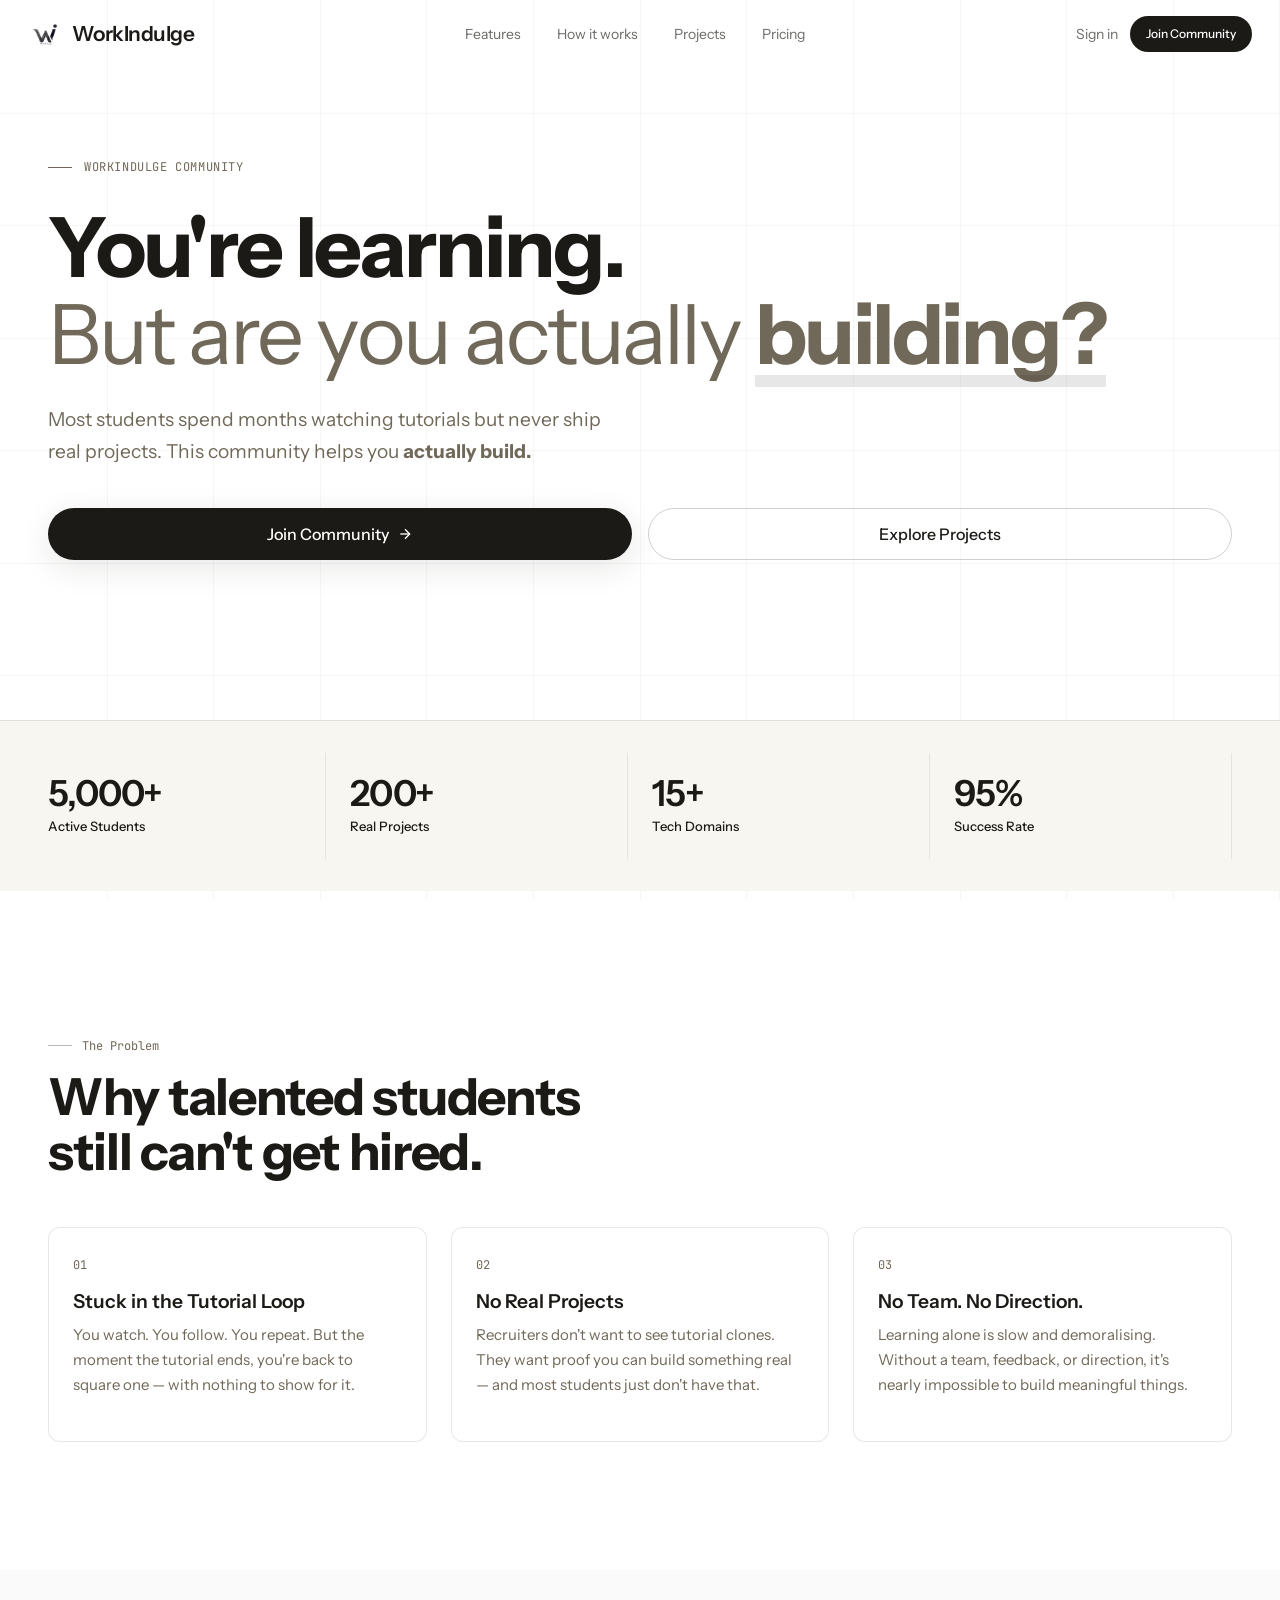
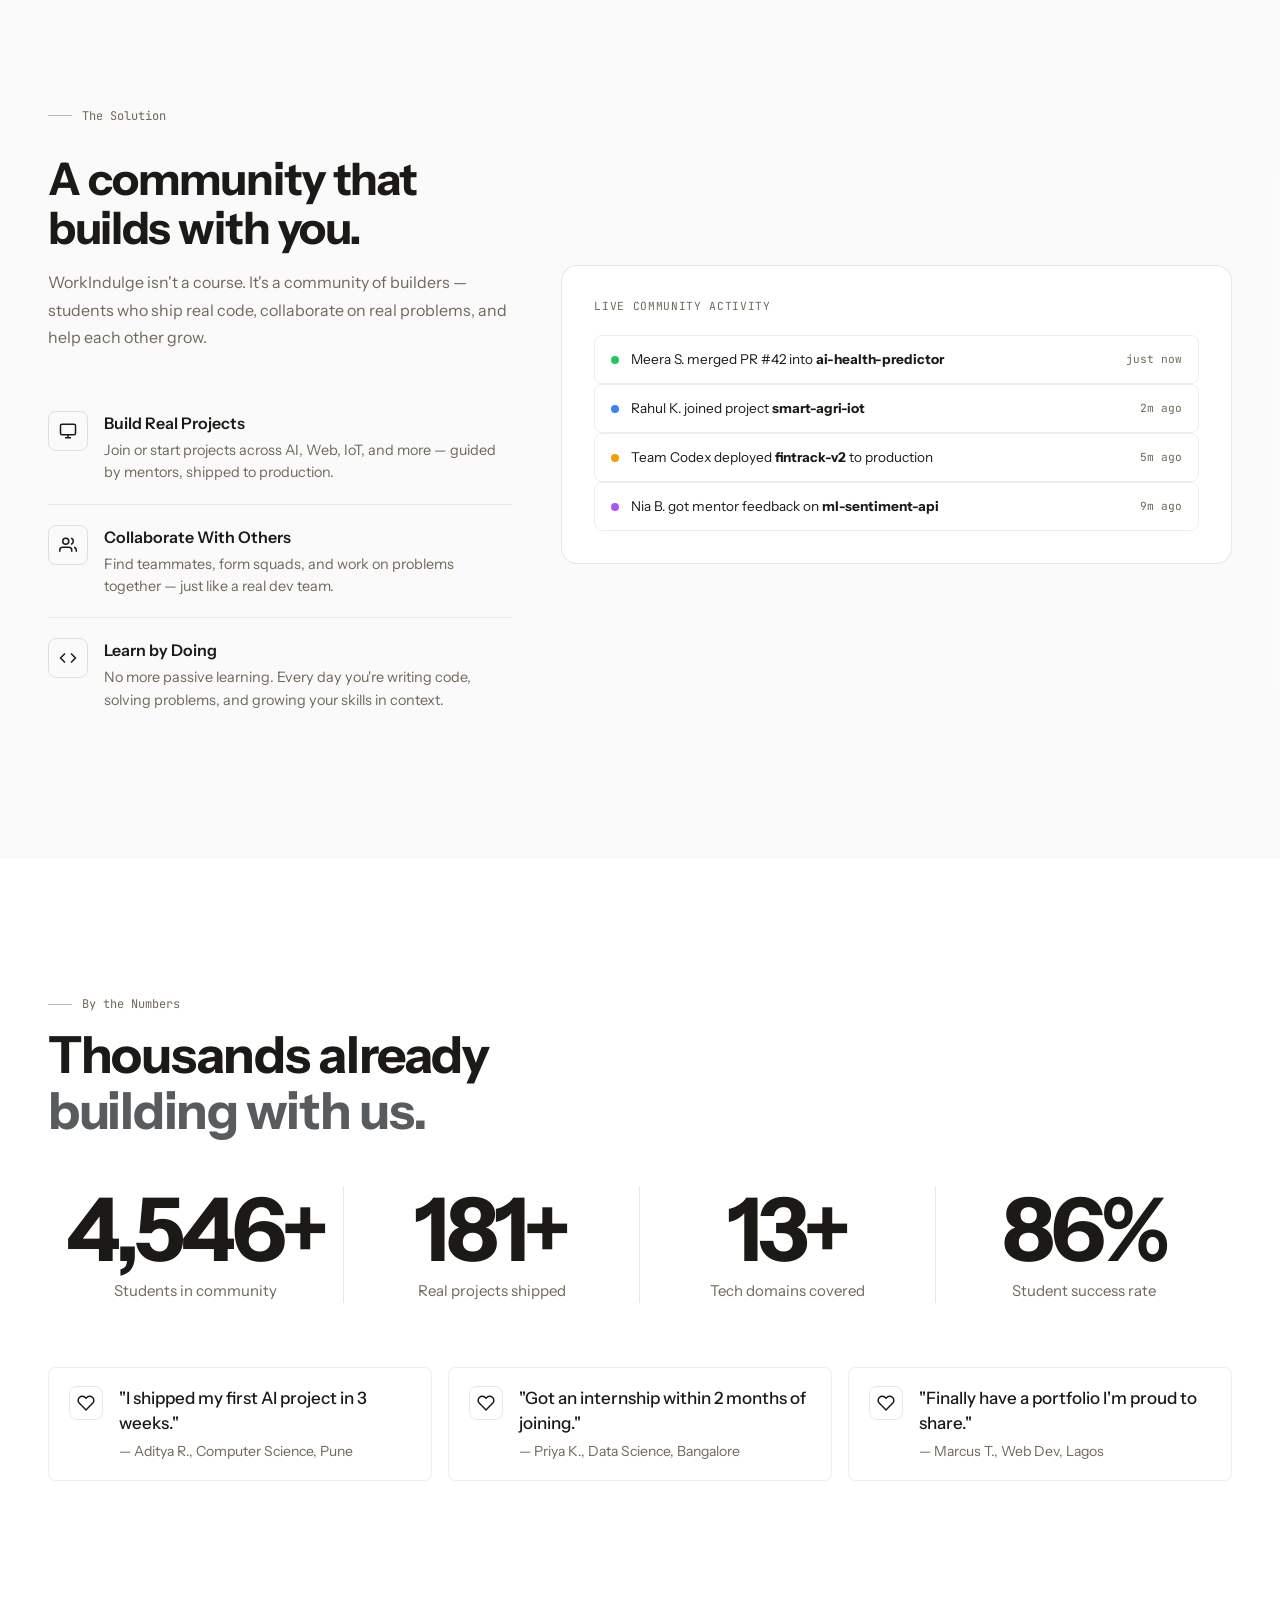
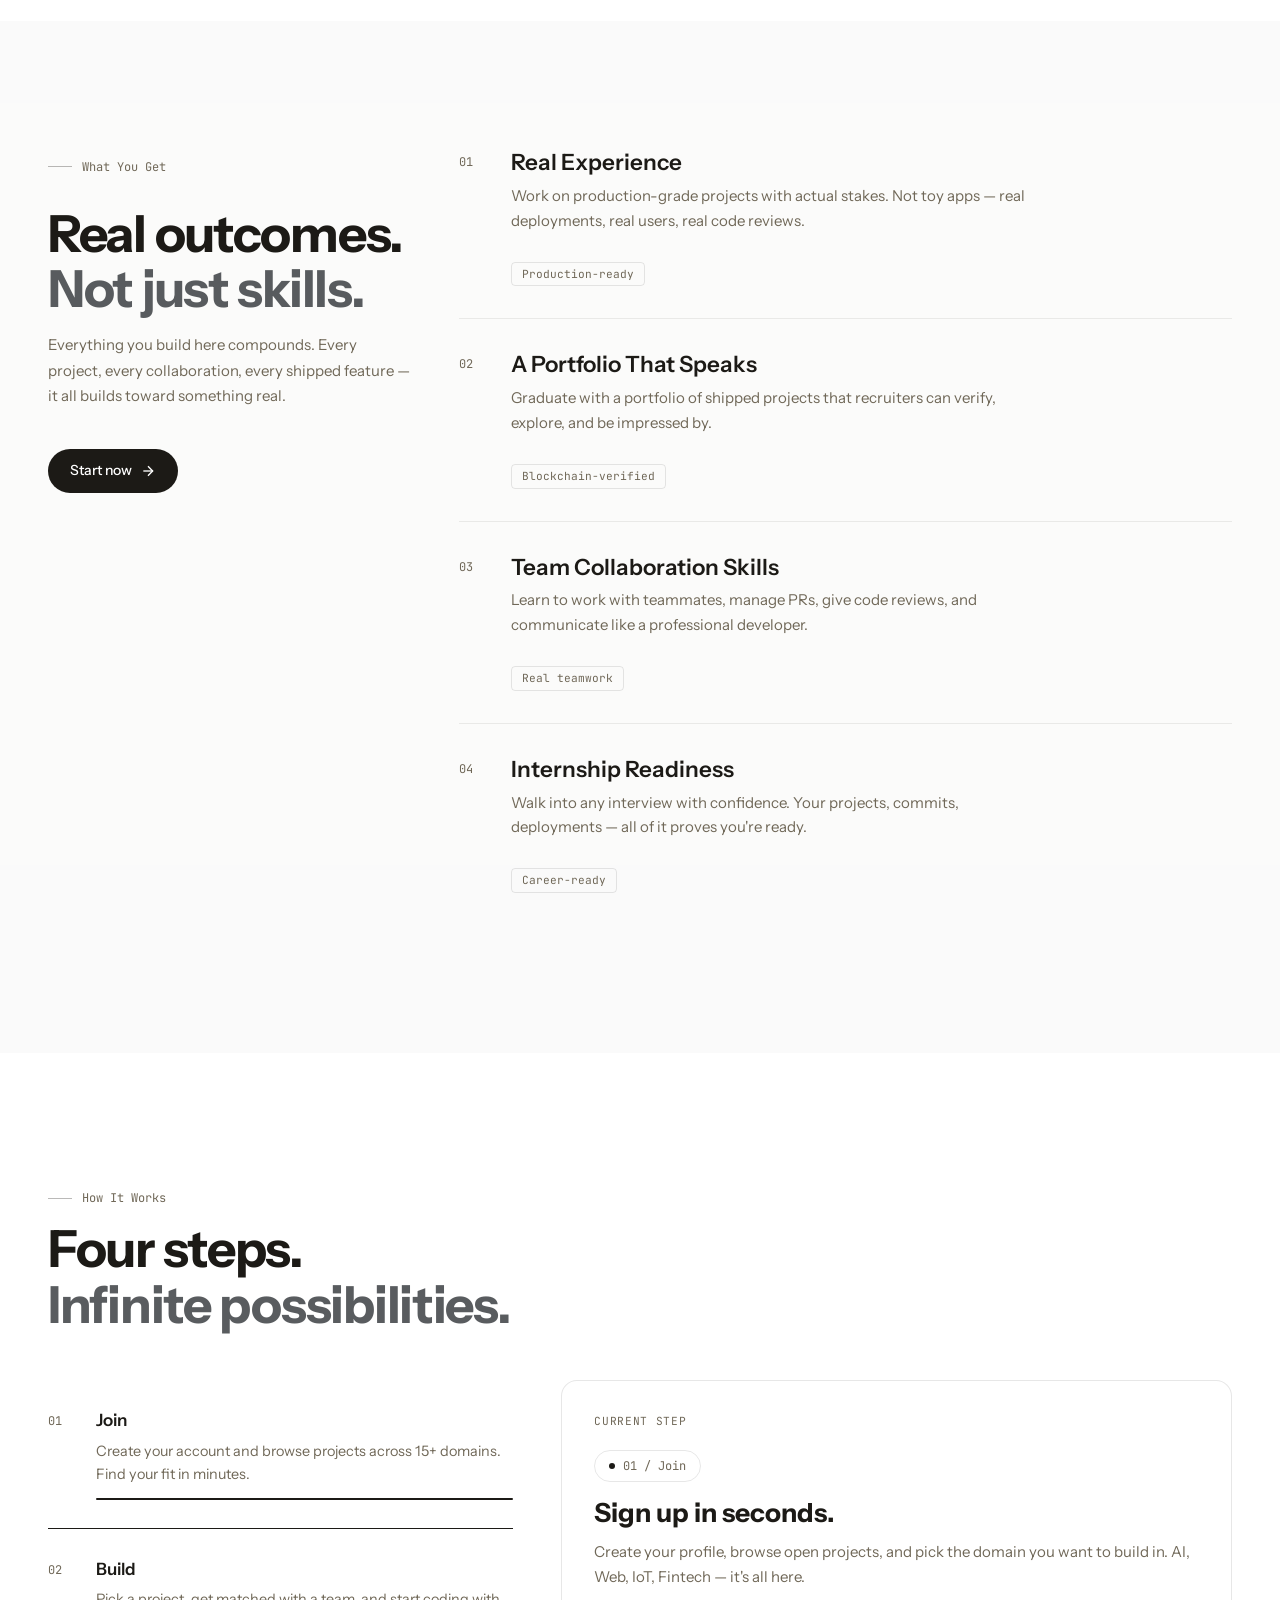
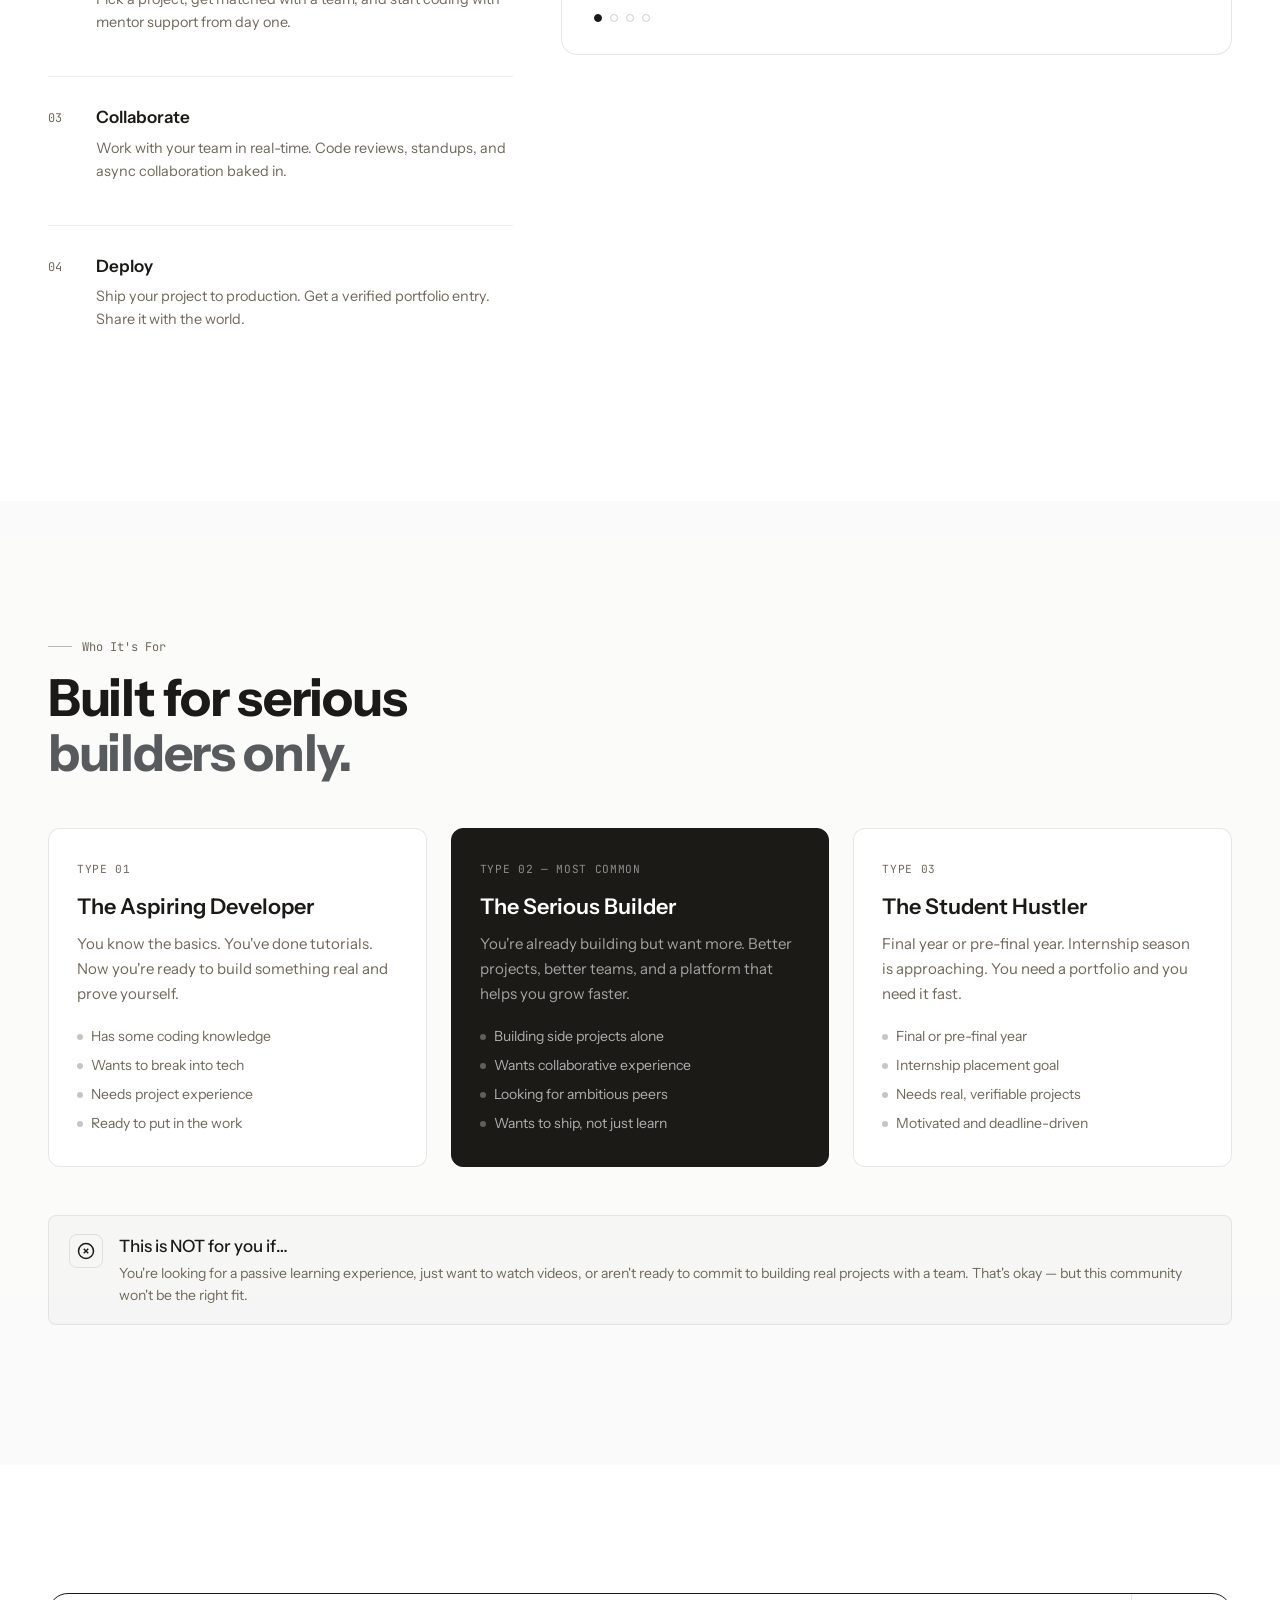
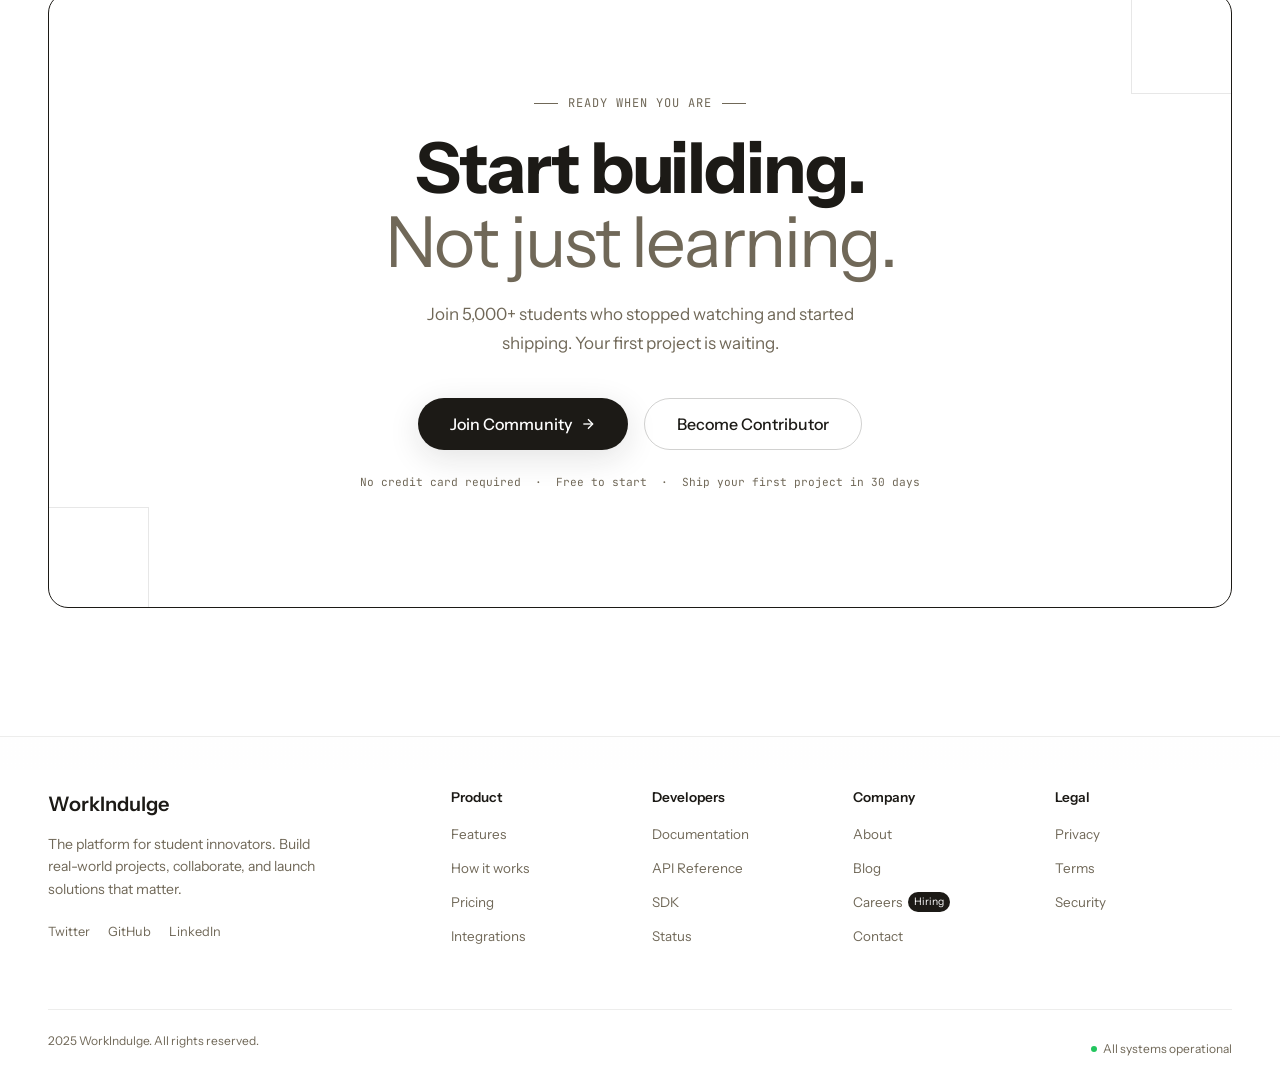
<file: promotion page/index.html>
<!DOCTYPE html>
<html lang="en">
<head>
  <meta charset="UTF-8" />
  <meta name="viewport" content="width=device-width, initial-scale=1.0" />
  <title>WorkIndulge — Join the Community</title>

  <!-- Google Fonts — same link as index.html (required for --font-sans/--font-mono/--font-display) -->
  <link rel="preconnect" href="https://fonts.googleapis.com" />
  <link rel="preconnect" href="https://fonts.gstatic.com" crossorigin />
  <link href="https://fonts.googleapis.com/css2?family=Instrument+Sans:ital,wght@0,400;0,500;0,600;0,700;1,400&family=Instrument+Serif:ital@0;1&family=JetBrains+Mono:wght@400;500&display=swap" rel="stylesheet" />

  <!-- Bootstrap -->
  <link rel="stylesheet" href="https://cdnjs.cloudflare.com/ajax/libs/bootstrap/5.3.3/css/bootstrap.min.css" />

  <!-- Shared design system (tokens, buttons, nav, footer, stat-item, etc.) -->
  <link rel="stylesheet" href="../landing page/styles.css" />

  <!-- Promo-page specific styles -->
  <link rel="stylesheet" href="style.css" />
</head>
<body>

<!-- ============================================================
     NAVIGATION
     ============================================================ -->
<header id="main-nav">
  <nav id="nav-inner">
    <a href="index.html" class="nav-logo">
      <img src="../public/workindulge-logo.png" alt="WorkIndulge" class="logo-img" />
      <span>WorkIndulge</span>
    </a>

    <div class="nav-links">
      <a href="index.html#features">Features</a>
      <a href="index.html#how-it-works">How it works</a>
      <a href="index.html#developers">Projects</a>
      <a href="index.html#pricing">Pricing</a>
    </div>

    <div class="nav-cta">
      <a href="../auth/signin.html" class="sign-in">Sign in</a>
      <a href="../auth/register.html">
        <button class="btn-primary btn-sm">Join Community</button>
      </a>
    </div>

    <button id="menu-btn" class="nav-menu-btn" aria-label="Toggle menu">
      <svg xmlns="http://www.w3.org/2000/svg" width="24" height="24" fill="none"
           viewBox="0 0 24 24" stroke="currentColor" stroke-width="2">
        <line x1="3" y1="12" x2="21" y2="12"/>
        <line x1="3" y1="6"  x2="21" y2="6"/>
        <line x1="3" y1="18" x2="21" y2="18"/>
      </svg>
    </button>
  </nav>
</header>

<div id="mobile-menu">
  <div class="mobile-menu-inner">
    <div class="mobile-nav-links">
      <a href="index.html#features"     style="transition-delay:0ms">Features</a>
      <a href="index.html#how-it-works" style="transition-delay:75ms">How it works</a>
      <a href="index.html#developers"   style="transition-delay:150ms">Projects</a>
      <a href="index.html#pricing"      style="transition-delay:225ms">Pricing</a>
    </div>
    <div class="mobile-menu-footer">
      <a href="../auth/signin.html"><button class="btn-outline">Sign in</button></a>
      <a href="../auth/register.html"><button class="btn-primary">Join Community</button></a>
    </div>
  </div>
</div>


<!-- ============================================================
     1. HERO
     ============================================================ -->
<section id="promo-hero">
  <div class="promo-hero-grid" id="promo-hero-grid"></div>

  <div class="container-xl promo-hero-content">
    <div class="promo-hero-eyebrow">
      <span class="line"></span>
      WorkIndulge Community
    </div>

    <h1 class="promo-hero-headline">
      You're learning.<br />
      <span class="muted">But are you actually
        <span class="promo-word-container">
          <span id="promo-animated-word" class="promo-animated-word"></span>
        </span>
      </span>
    </h1>

    <p class="promo-hero-sub">
      Most students spend months watching tutorials but never ship real projects.
      This community helps you <strong>actually build.</strong>
    </p>

    <div class="promo-hero-ctas">
      <a href="../auth/register.html" class="w-100 w-sm-auto">
        <button class="btn-primary btn-lg w-100" style="box-shadow:0 8px 32px rgba(28,26,22,0.1)">
          Join Community
          <svg xmlns="http://www.w3.org/2000/svg" width="16" height="16" fill="none"
               viewBox="0 0 24 24" stroke="currentColor" stroke-width="2">
            <line x1="5" y1="12" x2="19" y2="12"/>
            <polyline points="12 5 19 12 12 19"/>
          </svg>
        </button>
      </a>
      <a href="index.html#developers" class="w-100 w-sm-auto">
        <button class="btn-outline btn-lg w-100">Explore Projects</button>
      </a>
    </div>
  </div>

  <!-- Stats bar — reused from index.html -->
  <div class="promo-hero-stats-bar">
    <div class="container-xl">
      <div class="row g-4">
        <div class="col-6 col-sm-3">
          <div class="stat-item">
            <span class="stat-value font-display">5,000+</span>
            <span class="stat-label">Active Students</span>
          </div>
        </div>
        <div class="col-6 col-sm-3">
          <div class="stat-item">
            <span class="stat-value font-display">200+</span>
            <span class="stat-label">Real Projects</span>
          </div>
        </div>
        <div class="col-6 col-sm-3">
          <div class="stat-item">
            <span class="stat-value font-display">15+</span>
            <span class="stat-label">Tech Domains</span>
          </div>
        </div>
        <div class="col-6 col-sm-3">
          <div class="stat-item">
            <span class="stat-value font-display">95%</span>
            <span class="stat-label">Success Rate</span>
          </div>
        </div>
      </div>
    </div>
  </div>
</section>


<!-- ============================================================
     2. REALITY CHECK — PROBLEM
     ============================================================ -->
<section id="reality" class="section-pad">
  <div class="container-xl">
    <div class="mb-5 section-header-spacing">
      <span class="section-label reveal"><span class="line"></span>The Problem</span>
      <h2 class="section-heading font-display reveal">
        Why talented students<br class="d-none d-md-block" />
        still can't get hired.
      </h2>
    </div>

    <div class="row g-4">
      <div class="col-12 col-md-4 reveal">
        <div class="problem-card">
          <span class="problem-num">01</span>
          <h3 class="problem-title">Stuck in the Tutorial Loop</h3>
          <p class="problem-desc">
            You watch. You follow. You repeat. But the moment the tutorial ends,
            you're back to square one — with nothing to show for it.
          </p>
        </div>
      </div>
      <div class="col-12 col-md-4 reveal" style="transition-delay:100ms">
        <div class="problem-card">
          <span class="problem-num">02</span>
          <h3 class="problem-title">No Real Projects</h3>
          <p class="problem-desc">
            Recruiters don't want to see tutorial clones. They want proof you
            can build something real — and most students just don't have that.
          </p>
        </div>
      </div>
      <div class="col-12 col-md-4 reveal" style="transition-delay:200ms">
        <div class="problem-card">
          <span class="problem-num">03</span>
          <h3 class="problem-title">No Team. No Direction.</h3>
          <p class="problem-desc">
            Learning alone is slow and demoralising. Without a team, feedback,
            or direction, it's nearly impossible to build meaningful things.
          </p>
        </div>
      </div>
    </div>
  </div>
</section>


<!-- ============================================================
     3. SOLUTION
     ============================================================ -->
<section id="solution" class="section-pad section-pad-muted">
  <div class="container-xl">
    <div class="row g-5 align-items-center">

      <div class="col-12 col-lg-5 reveal">
        <span class="section-label"><span class="line"></span>The Solution</span>
        <h2 class="solution-headline mt-3">
          A community that<br />builds with you.
        </h2>
        <p class="solution-sub">
          WorkIndulge isn't a course. It's a community of builders — students
          who ship real code, collaborate on real problems, and help each other grow.
        </p>

        <div class="solution-card">
          <div class="solution-icon">
            <svg xmlns="http://www.w3.org/2000/svg" width="18" height="18" fill="none"
                 viewBox="0 0 24 24" stroke="currentColor" stroke-width="2">
              <rect x="2" y="3" width="20" height="14" rx="2"/>
              <line x1="8" y1="21" x2="16" y2="21"/>
              <line x1="12" y1="17" x2="12" y2="21"/>
            </svg>
          </div>
          <div>
            <div class="solution-card-title">Build Real Projects</div>
            <div class="solution-card-desc">
              Join or start projects across AI, Web, IoT, and more — guided
              by mentors, shipped to production.
            </div>
          </div>
        </div>

        <div class="solution-card">
          <div class="solution-icon">
            <svg xmlns="http://www.w3.org/2000/svg" width="18" height="18" fill="none"
                 viewBox="0 0 24 24" stroke="currentColor" stroke-width="2">
              <path d="M17 21v-2a4 4 0 0 0-4-4H5a4 4 0 0 0-4 4v2"/>
              <circle cx="9" cy="7" r="4"/>
              <path d="M23 21v-2a4 4 0 0 0-3-3.87"/>
              <path d="M16 3.13a4 4 0 0 1 0 7.75"/>
            </svg>
          </div>
          <div>
            <div class="solution-card-title">Collaborate With Others</div>
            <div class="solution-card-desc">
              Find teammates, form squads, and work on problems together —
              just like a real dev team.
            </div>
          </div>
        </div>

        <div class="solution-card">
          <div class="solution-icon">
            <svg xmlns="http://www.w3.org/2000/svg" width="18" height="18" fill="none"
                 viewBox="0 0 24 24" stroke="currentColor" stroke-width="2">
              <polyline points="16 18 22 12 16 6"/>
              <polyline points="8 6 2 12 8 18"/>
            </svg>
          </div>
          <div>
            <div class="solution-card-title">Learn by Doing</div>
            <div class="solution-card-desc">
              No more passive learning. Every day you're writing code, solving
              problems, and growing your skills in context.
            </div>
          </div>
        </div>
      </div>

      <div class="col-12 col-lg-7 reveal" style="transition-delay:150ms">
        <div class="solution-visual">
          <div class="solution-visual-label">Live Community Activity</div>
          <div id="activity-feed"></div>
        </div>
      </div>

    </div>
  </div>
</section>


<!-- ============================================================
     4. SOCIAL PROOF
     ============================================================ -->
<section id="social-proof" class="section-pad">
  <div class="container-xl">

    <div class="mb-5 section-header-spacing">
      <span class="section-label reveal"><span class="line"></span>By the Numbers</span>
      <h2 class="section-heading font-display reveal">
        Thousands already<br />
        <span class="text-muted">building with us.</span>
      </h2>
    </div>

    <!-- Big stats -->
    <div class="row g-0 reveal">
      <div class="col-12 col-sm-6 col-md-3 text-center py-4 py-md-0 border-end-md">
        <div class="stat-big-value">
          <span class="animated-counter" data-end="5000" data-suffix="+">0</span>
        </div>
        <div class="stat-big-label">Students in community</div>
      </div>
      <div class="col-12 col-sm-6 col-md-3 text-center py-4 py-md-0 border-end-md">
        <div class="stat-big-value">
          <span class="animated-counter" data-end="200" data-suffix="+">0</span>
        </div>
        <div class="stat-big-label">Real projects shipped</div>
      </div>
      <div class="col-12 col-sm-6 col-md-3 text-center py-4 py-md-0 border-end-md">
        <div class="stat-big-value">
          <span class="animated-counter" data-end="15" data-suffix="+">0</span>
        </div>
        <div class="stat-big-label">Tech domains covered</div>
      </div>
      <div class="col-12 col-sm-6 col-md-3 text-center py-4 py-md-0">
        <div class="stat-big-value">
          <span class="animated-counter" data-end="95" data-suffix="%">0</span>
        </div>
        <div class="stat-big-label">Student success rate</div>
      </div>
    </div>

    <!-- Testimonials — using shared security-card style -->
    <div class="row g-3 mt-5">
      <div class="col-12 col-md-4 reveal">
        <div class="security-card">
          <div class="d-flex align-items-start gap-3">
            <div class="security-icon">
              <svg xmlns="http://www.w3.org/2000/svg" width="18" height="18" fill="none"
                   viewBox="0 0 24 24" stroke="currentColor" stroke-width="2">
                <path d="M20.84 4.61a5.5 5.5 0 0 0-7.78 0L12 5.67l-1.06-1.06a5.5 5.5 0 0 0-7.78 7.78l1.06 1.06L12 21.23l7.78-7.78 1.06-1.06a5.5 5.5 0 0 0 0-7.78z"/>
              </svg>
            </div>
            <div>
              <div class="security-card-title">"I shipped my first AI project in 3 weeks."</div>
              <div class="security-card-desc mt-1">— Aditya R., Computer Science, Pune</div>
            </div>
          </div>
        </div>
      </div>
      <div class="col-12 col-md-4 reveal" style="transition-delay:100ms">
        <div class="security-card">
          <div class="d-flex align-items-start gap-3">
            <div class="security-icon">
              <svg xmlns="http://www.w3.org/2000/svg" width="18" height="18" fill="none"
                   viewBox="0 0 24 24" stroke="currentColor" stroke-width="2">
                <path d="M20.84 4.61a5.5 5.5 0 0 0-7.78 0L12 5.67l-1.06-1.06a5.5 5.5 0 0 0-7.78 7.78l1.06 1.06L12 21.23l7.78-7.78 1.06-1.06a5.5 5.5 0 0 0 0-7.78z"/>
              </svg>
            </div>
            <div>
              <div class="security-card-title">"Got an internship within 2 months of joining."</div>
              <div class="security-card-desc mt-1">— Priya K., Data Science, Bangalore</div>
            </div>
          </div>
        </div>
      </div>
      <div class="col-12 col-md-4 reveal" style="transition-delay:200ms">
        <div class="security-card">
          <div class="d-flex align-items-start gap-3">
            <div class="security-icon">
              <svg xmlns="http://www.w3.org/2000/svg" width="18" height="18" fill="none"
                   viewBox="0 0 24 24" stroke="currentColor" stroke-width="2">
                <path d="M20.84 4.61a5.5 5.5 0 0 0-7.78 0L12 5.67l-1.06-1.06a5.5 5.5 0 0 0-7.78 7.78l1.06 1.06L12 21.23l7.78-7.78 1.06-1.06a5.5 5.5 0 0 0 0-7.78z"/>
              </svg>
            </div>
            <div>
              <div class="security-card-title">"Finally have a portfolio I'm proud to share."</div>
              <div class="security-card-desc mt-1">— Marcus T., Web Dev, Lagos</div>
            </div>
          </div>
        </div>
      </div>
    </div>

  </div>
</section>


<!-- ============================================================
     5. WHAT YOU GET — OUTCOMES
     ============================================================ -->
<section id="outcomes" class="section-pad section-pad-muted">
  <div class="container-xl">
    <div class="row g-5">

      <div class="col-12 col-lg-4 reveal">
        <span class="section-label"><span class="line"></span>What You Get</span>
        <h2 class="section-heading font-display mt-3">
          Real outcomes.<br />
          <span class="text-muted">Not just skills.</span>
        </h2>
        <p class="mt-3" style="font-size:0.9375rem;color:var(--muted-foreground);line-height:1.7;">
          Everything you build here compounds. Every project, every collaboration,
          every shipped feature — it all builds toward something real.
        </p>
        <a href="../auth/register.html" class="mt-4 d-inline-block">
          <button class="btn-primary">
            Start now
            <svg xmlns="http://www.w3.org/2000/svg" width="16" height="16" fill="none"
                 viewBox="0 0 24 24" stroke="currentColor" stroke-width="2">
              <line x1="5" y1="12" x2="19" y2="12"/>
              <polyline points="12 5 19 12 12 19"/>
            </svg>
          </button>
        </a>
      </div>

      <div class="col-12 col-lg-8">
        <div class="outcome-row">
          <span class="outcome-num">01</span>
          <div class="outcome-body">
            <h3 class="outcome-title">Real Experience</h3>
            <p class="outcome-desc">
              Work on production-grade projects with actual stakes. Not toy apps —
              real deployments, real users, real code reviews.
            </p>
            <span class="outcome-tag">Production-ready</span>
          </div>
        </div>
        <div class="outcome-row">
          <span class="outcome-num">02</span>
          <div class="outcome-body">
            <h3 class="outcome-title">A Portfolio That Speaks</h3>
            <p class="outcome-desc">
              Graduate with a portfolio of shipped projects that recruiters can
              verify, explore, and be impressed by.
            </p>
            <span class="outcome-tag">Blockchain-verified</span>
          </div>
        </div>
        <div class="outcome-row">
          <span class="outcome-num">03</span>
          <div class="outcome-body">
            <h3 class="outcome-title">Team Collaboration Skills</h3>
            <p class="outcome-desc">
              Learn to work with teammates, manage PRs, give code reviews, and
              communicate like a professional developer.
            </p>
            <span class="outcome-tag">Real teamwork</span>
          </div>
        </div>
        <div class="outcome-row">
          <span class="outcome-num">04</span>
          <div class="outcome-body">
            <h3 class="outcome-title">Internship Readiness</h3>
            <p class="outcome-desc">
              Walk into any interview with confidence. Your projects, commits,
              deployments — all of it proves you're ready.
            </p>
            <span class="outcome-tag">Career-ready</span>
          </div>
        </div>
      </div>

    </div>
  </div>
</section>


<!-- ============================================================
     6. HOW IT WORKS
     ============================================================ -->
<section id="promo-how" class="section-pad">
  <div class="container-xl">

    <div class="mb-5 section-header-spacing">
      <span class="section-label reveal"><span class="line"></span>How It Works</span>
      <h2 class="section-heading font-display reveal">
        Four steps.<br />
        <span class="text-muted">Infinite possibilities.</span>
      </h2>
    </div>

    <div class="row g-5 align-items-start">

      <div class="col-12 col-lg-5">
        <div class="promo-step" data-step="0">
          <span class="promo-step-num">01</span>
          <div>
            <div class="promo-step-title">Join</div>
            <div class="promo-step-desc">
              Create your account and browse projects across 15+ domains.
              Find your fit in minutes.
            </div>
            <div class="promo-step-progress"></div>
          </div>
        </div>
        <div class="promo-step" data-step="1">
          <span class="promo-step-num">02</span>
          <div>
            <div class="promo-step-title">Build</div>
            <div class="promo-step-desc">
              Pick a project, get matched with a team, and start coding with
              mentor support from day one.
            </div>
            <div class="promo-step-progress"></div>
          </div>
        </div>
        <div class="promo-step" data-step="2">
          <span class="promo-step-num">03</span>
          <div>
            <div class="promo-step-title">Collaborate</div>
            <div class="promo-step-desc">
              Work with your team in real-time. Code reviews, standups, and
              async collaboration baked in.
            </div>
            <div class="promo-step-progress"></div>
          </div>
        </div>
        <div class="promo-step" data-step="3">
          <span class="promo-step-num">04</span>
          <div>
            <div class="promo-step-title">Deploy</div>
            <div class="promo-step-desc">
              Ship your project to production. Get a verified portfolio entry.
              Share it with the world.
            </div>
            <div class="promo-step-progress"></div>
          </div>
        </div>
      </div>

      <div class="col-12 col-lg-7">
        <div class="promo-how-visual">
          <div class="promo-how-visual-label">Current Step</div>
          <div class="phv-content" id="phv-content"></div>
          <div class="phv-dots"    id="phv-dots"></div>
        </div>
      </div>

    </div>
  </div>
</section>


<!-- ============================================================
     7. WHO THIS IS FOR
     ============================================================ -->
<section id="for-who" class="section-pad section-pad-muted">
  <div class="container-xl">

    <div class="mb-5 section-header-spacing">
      <span class="section-label reveal"><span class="line"></span>Who It's For</span>
      <h2 class="section-heading font-display reveal">
        Built for serious<br />
        <span class="text-muted">builders only.</span>
      </h2>
    </div>

    <div class="row g-4">
      <div class="col-12 col-md-4 reveal">
        <div class="for-who-card">
          <span class="for-who-tag">Type 01</span>
          <h3 class="for-who-title">The Aspiring Developer</h3>
          <p class="for-who-desc">
            You know the basics. You've done tutorials. Now you're ready to build
            something real and prove yourself.
          </p>
          <ul class="for-who-traits">
            <li>Has some coding knowledge</li>
            <li>Wants to break into tech</li>
            <li>Needs project experience</li>
            <li>Ready to put in the work</li>
          </ul>
        </div>
      </div>
      <div class="col-12 col-md-4 reveal" style="transition-delay:100ms">
        <div class="for-who-card featured">
          <span class="for-who-tag">Type 02 — Most Common</span>
          <h3 class="for-who-title">The Serious Builder</h3>
          <p class="for-who-desc">
            You're already building but want more. Better projects, better teams,
            and a platform that helps you grow faster.
          </p>
          <ul class="for-who-traits">
            <li>Building side projects alone</li>
            <li>Wants collaborative experience</li>
            <li>Looking for ambitious peers</li>
            <li>Wants to ship, not just learn</li>
          </ul>
        </div>
      </div>
      <div class="col-12 col-md-4 reveal" style="transition-delay:200ms">
        <div class="for-who-card">
          <span class="for-who-tag">Type 03</span>
          <h3 class="for-who-title">The Student Hustler</h3>
          <p class="for-who-desc">
            Final year or pre-final year. Internship season is approaching. You
            need a portfolio and you need it fast.
          </p>
          <ul class="for-who-traits">
            <li>Final or pre-final year</li>
            <li>Internship placement goal</li>
            <li>Needs real, verifiable projects</li>
            <li>Motivated and deadline-driven</li>
          </ul>
        </div>
      </div>
    </div>

    <!-- Not for you -->
    <div class="mt-5 reveal">
      <div class="security-card" style="background:rgba(28,26,22,0.02);">
        <div class="d-flex align-items-start gap-3">
          <div class="security-icon flex-shrink-0">
            <svg xmlns="http://www.w3.org/2000/svg" width="18" height="18" fill="none"
                 viewBox="0 0 24 24" stroke="currentColor" stroke-width="2">
              <circle cx="12" cy="12" r="10"/>
              <line x1="15" y1="9"  x2="9"  y2="15"/>
              <line x1="9"  y1="9"  x2="15" y2="15"/>
            </svg>
          </div>
          <div>
            <div class="security-card-title">This is NOT for you if…</div>
            <div class="security-card-desc">
              You're looking for a passive learning experience, just want to watch videos,
              or aren't ready to commit to building real projects with a team. That's okay —
              but this community won't be the right fit.
            </div>
          </div>
        </div>
      </div>
    </div>

  </div>
</section>


<!-- ============================================================
     8. FINAL CTA
     ============================================================ -->
<section id="promo-cta">
  <div class="container-xl">
    <div class="promo-cta-box" id="promo-cta-box">
      <div class="promo-cta-spotlight" id="promo-cta-spotlight"></div>

      <div class="promo-cta-inner">
        <div class="promo-cta-eyebrow">
          <span class="line"></span>
          Ready when you are
          <span class="line"></span>
        </div>

        <h2 class="promo-cta-heading">
          Start building.<br />
          <span class="muted">Not just learning.</span>
        </h2>

        <p class="promo-cta-sub">
          Join 5,000+ students who stopped watching and started shipping.
          Your first project is waiting.
        </p>

        <div class="promo-cta-btns">
          <a href="../auth/register.html">
            <button class="btn-primary btn-lg" style="box-shadow:0 8px 32px rgba(28,26,22,0.12)">
              Join Community
              <svg xmlns="http://www.w3.org/2000/svg" width="16" height="16" fill="none"
                   viewBox="0 0 24 24" stroke="currentColor" stroke-width="2">
                <line x1="5" y1="12" x2="19" y2="12"/>
                <polyline points="12 5 19 12 12 19"/>
              </svg>
            </button>
          </a>
          <a href="/contribute">
            <button class="btn-outline btn-lg">Become Contributor</button>
          </a>
        </div>

        <p class="promo-cta-footnote">
          No credit card required &nbsp;·&nbsp; Free to start &nbsp;·&nbsp;
          Ship your first project in 30 days
        </p>
      </div>

      <div class="promo-cta-corner-tr"></div>
      <div class="promo-cta-corner-bl"></div>
    </div>
  </div>
</section>


<!-- ============================================================
     FOOTER
     ============================================================ -->
<footer>
  <div class="footer-gradient"></div>
  <div class="container-xl">
    <div class="footer-main">
      <div class="row g-4 g-lg-4">

        <div class="col-12 col-sm-6 col-md-6 col-lg-4">
          <a href="#" class="footer-brand-name font-display">WorkIndulge</a>
          <p class="footer-tagline">
            The platform for student innovators. Build real-world projects,
            collaborate, and launch solutions that matter.
          </p>
          <div class="footer-social">
            <a href="#">Twitter</a>
            <a href="#">GitHub</a>
            <a href="#">LinkedIn</a>
          </div>
        </div>

        <div class="col-6 col-sm-3 col-md-3 col-lg-2 footer-col">
          <h3>Product</h3>
          <ul>
            <li><a href="index.html#features">Features</a></li>
            <li><a href="index.html#how-it-works">How it works</a></li>
            <li><a href="index.html#pricing">Pricing</a></li>
            <li><a href="index.html#integrations">Integrations</a></li>
          </ul>
        </div>

        <div class="col-6 col-sm-3 col-md-3 col-lg-2 footer-col">
          <h3>Developers</h3>
          <ul>
            <li><a href="#">Documentation</a></li>
            <li><a href="#">API Reference</a></li>
            <li><a href="#">SDK</a></li>
            <li><a href="#">Status</a></li>
          </ul>
        </div>

        <div class="col-6 col-sm-3 col-md-3 col-lg-2 footer-col">
          <h3>Company</h3>
          <ul>
            <li><a href="#">About</a></li>
            <li><a href="#">Blog</a></li>
            <li><a href="#">Careers <span class="footer-badge">Hiring</span></a></li>
            <li><a href="#">Contact</a></li>
          </ul>
        </div>

        <div class="col-6 col-sm-3 col-md-3 col-lg-2 footer-col">
          <h3>Legal</h3>
          <ul>
            <li><a href="#">Privacy</a></li>
            <li><a href="#">Terms</a></li>
            <li><a href="#">Security</a></li>
          </ul>
        </div>

      </div>
    </div>

    <div class="footer-bottom">
      <p class="footer-copy">2025 WorkIndulge. All rights reserved.</p>
      <div class="footer-status">
        <span class="status-dot animate-pulse"></span>
        All systems operational
      </div>
    </div>
  </div>
</footer>


<!-- Bootstrap JS -->
<script src="https://cdnjs.cloudflare.com/ajax/libs/bootstrap/5.3.3/js/bootstrap.bundle.min.js"></script>

<!-- Promo-page logic -->
<script src="script.js"></script>

</body>
</html>
</file>
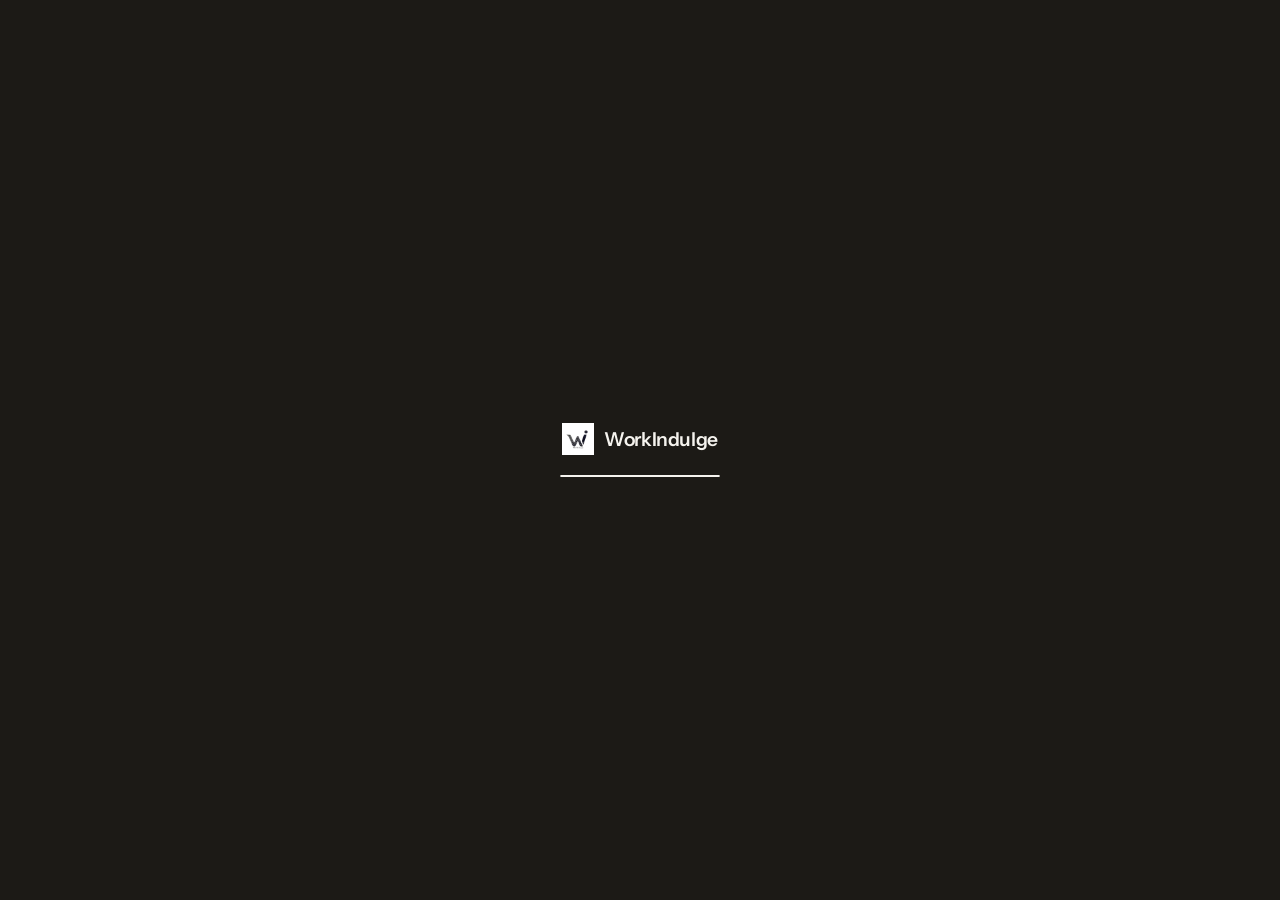
<file: registration/index.html>
<!DOCTYPE html>
<html lang="en">
<head>
  <meta charset="UTF-8" />
  <meta name="viewport" content="width=device-width, initial-scale=1.0" />
  <title>Join WorkIndulge — Build Your Future</title>

  <!-- Google Fonts -->
  <link rel="preconnect" href="https://fonts.googleapis.com" />
  <link rel="preconnect" href="https://fonts.gstatic.com" crossorigin />
  <link href="https://fonts.googleapis.com/css2?family=Instrument+Sans:ital,wdth,wght@0,75..100,400..700;1,75..100,400..700&family=JetBrains+Mono:wght@400;500&display=swap" rel="stylesheet" />

  <!-- Bootstrap 5 -->
  <link rel="stylesheet" href="https://cdn.jsdelivr.net/npm/bootstrap@5.3.3/dist/css/bootstrap.min.css" />

  <!-- Page stylesheet -->
  <link rel="stylesheet" href="style.css" />
</head>
<body>

  <!-- ══════════════════════════════════════════════
       PAGE LOADER OVERLAY
  ══════════════════════════════════════════════ -->
  <div id="page-loader" aria-hidden="true">
    <div class="loader-inner">
      <div class="loader-logo">
       <img src="../public/workindulge-logo.png" alt="WorkIndulge Logo" />
        <span>WorkIndulge</span>
      </div>
      <div class="loader-bar"><div class="loader-progress"></div></div>
    </div>
  </div>

  <!-- ══════════════════════════════════════════════
       MAIN REGISTER LAYOUT
  ══════════════════════════════════════════════ -->
  <div id="register-root" class="page-hidden">

    <!-- LEFT PANEL — FORM -->
    <section class="form-panel" role="main">

      <!-- Logo -->
      <div class="brand-mark">
        <img src="../public/workindulge-logo.png" alt="WorkIndulge Logo" class="brand-logo" />
        <a href="../landing page/index.html"><span class="brand-name">Work<em>Indulge</em></span></a>
      </div>

      <!-- Form content wrapper (vertically centred) -->
      <div class="form-content-wrap">

        <!-- Headline -->
        <h1 class="form-heading">Join the<br><span class="form-heading-muted">community</span></h1>
        <p class="form-subheading">Start building real-world projects with AI today.</p>

        <!-- OAuth buttons -->
        <div class="oauth-row">
          <button class="oauth-btn" type="button" aria-label="Continue with Google">
            <svg width="18" height="18" viewBox="0 0 18 18" fill="none">
              <path d="M17.64 9.2045c0-.6381-.0573-1.2518-.1636-1.8409H9v3.4814h4.8436c-.2086 1.125-.8427 2.0782-1.7959 2.7164v2.2581h2.9087c1.7018-1.5668 2.6836-3.874 2.6836-6.615z" fill="#4285F4"/>
              <path d="M9 18c2.43 0 4.4673-.8059 5.9564-2.1805l-2.9087-2.2581c-.8059.54-1.8368.8591-3.0477.8591-2.3441 0-4.3282-1.5836-5.036-3.7105H.9574v2.3318C2.4382 15.9832 5.4818 18 9 18z" fill="#34A853"/>
              <path d="M3.964 10.71c-.18-.54-.2822-1.1168-.2822-1.71s.1023-1.17.2822-1.71V4.9582H.9574C.3477 6.1732 0 7.5477 0 9s.3477 2.8268.9574 4.0418L3.964 10.71z" fill="#FBBC05"/>
              <path d="M9 3.5795c1.3214 0 2.5077.4541 3.4405 1.346l2.5813-2.5814C13.4632.8918 11.4259 0 9 0 5.4818 0 2.4382 2.0168.9574 4.9582L3.964 7.29C4.6718 5.1632 6.6559 3.5795 9 3.5795z" fill="#EA4335"/>
            </svg>
            Google
          </button>
          <button class="oauth-btn" type="button" aria-label="Continue with GitHub">
            <svg width="18" height="18" viewBox="0 0 24 24" fill="currentColor">
              <path d="M12 0C5.374 0 0 5.373 0 12c0 5.302 3.438 9.8 8.207 11.387.599.111.793-.261.793-.577v-2.234c-3.338.726-4.033-1.416-4.033-1.416-.546-1.387-1.333-1.756-1.333-1.756-1.089-.745.083-.729.083-.729 1.205.084 1.839 1.237 1.839 1.237 1.07 1.834 2.807 1.304 3.492.997.107-.775.418-1.305.762-1.604-2.665-.305-5.467-1.334-5.467-5.931 0-1.311.469-2.381 1.236-3.221-.124-.303-.535-1.524.117-3.176 0 0 1.008-.322 3.301 1.23A11.509 11.509 0 0112 5.803c1.02.005 2.047.138 3.006.404 2.291-1.552 3.297-1.23 3.297-1.23.653 1.653.242 2.874.118 3.176.77.84 1.235 1.911 1.235 3.221 0 4.609-2.807 5.624-5.479 5.921.43.372.823 1.102.823 2.222v3.293c0 .319.192.694.801.576C20.566 21.797 24 17.3 24 12c0-6.627-5.373-12-12-12z"/>
            </svg>
            GitHub
          </button>
        </div>

        <div class="divider-row">
          <span class="divider-line"></span>
          <span class="divider-text">or fill in your details</span>
          <span class="divider-line"></span>
        </div>

        <!-- Registration form -->
        <form id="register-form" novalidate autocomplete="off">

          <div class="field-group">
            <label class="field-label" for="fullname">Full Name</label>
            <div class="field-wrap">
              <input id="fullname" name="fullname" type="text" class="field-input" placeholder="Enter your full name" autocomplete="name" required />
              <span class="field-focus-bar"></span>
            </div>
            <span class="field-error" id="fullname-error"></span>
          </div>

          <div class="field-group">
            <label class="field-label" for="email">Email Address</label>
            <div class="field-wrap">
              <input id="email" name="email" type="email" class="field-input" placeholder="you@example.com" autocomplete="email" required />
              <span class="field-focus-bar"></span>
            </div>
            <span class="field-error" id="email-error"></span>
          </div>

          <div class="field-group">
            <label class="field-label" for="password">Password</label>
            <div class="field-wrap">
              <input id="password" name="password" type="password" class="field-input" placeholder="Create a strong password" autocomplete="new-password" required />
              <button type="button" class="pw-toggle" aria-label="Toggle password visibility" id="pw-toggle">
                <svg class="eye-open" width="16" height="16" viewBox="0 0 24 24" fill="none" stroke="currentColor" stroke-width="1.5">
                  <path d="M1 12s4-8 11-8 11 8 11 8-4 8-11 8-11-8-11-8z"/><circle cx="12" cy="12" r="3"/>
                </svg>
                <svg class="eye-closed" width="16" height="16" viewBox="0 0 24 24" fill="none" stroke="currentColor" stroke-width="1.5" style="display:none">
                  <path d="M17.94 17.94A10.07 10.07 0 0112 20c-7 0-11-8-11-8a18.45 18.45 0 015.06-5.94M9.9 4.24A9.12 9.12 0 0112 4c7 0 11 8 11 8a18.5 18.5 0 01-2.16 3.19m-6.72-1.07a3 3 0 11-4.24-4.24"/>
                  <line x1="1" y1="1" x2="23" y2="23"/>
                </svg>
              </button>
              <span class="field-focus-bar"></span>
            </div>
            <!-- Password strength -->
            <div class="pw-strength" id="pw-strength" aria-hidden="true">
              <div class="pw-strength-bar">
                <div class="pw-strength-fill" id="pw-fill"></div>
              </div>
              <span class="pw-strength-label" id="pw-label"></span>
            </div>
            <span class="field-error" id="password-error"></span>
          </div>

          <div class="field-group">
            <label class="field-label" for="role">I am a…</label>
            <div class="field-wrap custom-select-wrap">
              <div class="custom-select" id="custom-role" tabindex="0" role="combobox" aria-expanded="false" aria-haspopup="listbox">
                <span class="custom-select-value" data-value="">Select your role</span>
                <svg class="select-chevron" width="14" height="14" viewBox="0 0 14 14" fill="none" aria-hidden="true">
                  <path d="M3 5L7 9L11 5" stroke="currentColor" stroke-width="1.5" stroke-linecap="round" stroke-linejoin="round"/>
                </svg>
                <input type="hidden" id="role" name="role" value="" required />
              </div>
              <div class="custom-select-dropdown" role="listbox" aria-hidden="true">
                <div class="custom-select-option" data-value="student" role="option">Student</div>
                <div class="custom-select-option" data-value="developer" role="option">Developer</div>
                <div class="custom-select-option" data-value="designer" role="option">Designer</div>
                <div class="custom-select-option" data-value="entrepreneur" role="option">Entrepreneur</div>
                <div class="custom-select-option" data-value="educator" role="option">Educator</div>
                <div class="custom-select-option" data-value="other" role="option">Other</div>
              </div>
              <span class="field-focus-bar"></span>
            </div>
            <span class="field-error" id="role-error"></span>
          </div>

          <button type="submit" class="submit-btn" id="submit-btn">
            <span class="submit-label">Create Account</span>
            <svg class="submit-arrow" width="16" height="16" viewBox="0 0 16 16" fill="none">
              <path d="M3 8H13M13 8L9 4M13 8L9 12" stroke="currentColor" stroke-width="1.5" stroke-linecap="round" stroke-linejoin="round"/>
            </svg>
            <span class="submit-spinner" aria-hidden="true"></span>
          </button>

        </form>

        <p class="signin-link">Already have an account? <a href="../signin/index.html">Sign in</a></p>

      </div><!-- /form-content-wrap -->
    </section>

    <!-- RIGHT PANEL — VALUE PROP (desktop only) -->
    <aside class="info-panel" aria-hidden="true">
      <!-- Grid lines decoration -->
      <div class="grid-lines" aria-hidden="true">
        <div class="gl gl-v1"></div><div class="gl gl-v2"></div><div class="gl gl-v3"></div>
        <div class="gl gl-h1"></div><div class="gl gl-h2"></div>
      </div>

      <!-- Glass card -->
      <div class="glass-card">
        <div class="eyebrow-label">
          <span class="eyebrow-line"></span>
          WHY WORKINDULGE
        </div>

        <h2 class="info-heading">Everything you need to<br><em>build your future</em></h2>

        <ul class="feature-list" role="list">
          <li class="feature-item">
            <span class="check-icon" aria-hidden="true">
              <svg width="12" height="12" viewBox="0 0 12 12" fill="none"><path d="M2 6L5 9L10 3" stroke="currentColor" stroke-width="1.5" stroke-linecap="round" stroke-linejoin="round"/></svg>
            </span>
            Access to 200+ real-world projects
          </li>
          <li class="feature-item">
            <span class="check-icon" aria-hidden="true">
              <svg width="12" height="12" viewBox="0 0 12 12" fill="none"><path d="M2 6L5 9L10 3" stroke="currentColor" stroke-width="1.5" stroke-linecap="round" stroke-linejoin="round"/></svg>
            </span>
            AI-powered learning assistance
          </li>
          <li class="feature-item">
            <span class="check-icon" aria-hidden="true">
              <svg width="12" height="12" viewBox="0 0 12 12" fill="none"><path d="M2 6L5 9L10 3" stroke="currentColor" stroke-width="1.5" stroke-linecap="round" stroke-linejoin="round"/></svg>
            </span>
            Connect with 5,000+ students
          </li>
          <li class="feature-item">
            <span class="check-icon" aria-hidden="true">
              <svg width="12" height="12" viewBox="0 0 12 12" fill="none"><path d="M2 6L5 9L10 3" stroke="currentColor" stroke-width="1.5" stroke-linecap="round" stroke-linejoin="round"/></svg>
            </span>
            Build your professional portfolio
          </li>
        </ul>

        <div class="stats-row">
          <div class="stat-chip">
            <span class="stat-num">5,000+</span>
            <span class="stat-desc">Active Students</span>
          </div>
          <div class="stat-chip">
            <span class="stat-num">200+</span>
            <span class="stat-desc">Projects Built</span>
          </div>
        </div>
      </div><!-- /glass-card -->

    </aside>

  </div><!-- /register-root -->

  <!-- Bootstrap JS bundle -->
  <script src="https://cdn.jsdelivr.net/npm/bootstrap@5.3.3/dist/js/bootstrap.bundle.min.js"></script>
  <!-- Page script -->
  <script src="script.js"></script>
</body>
</html>
</file>
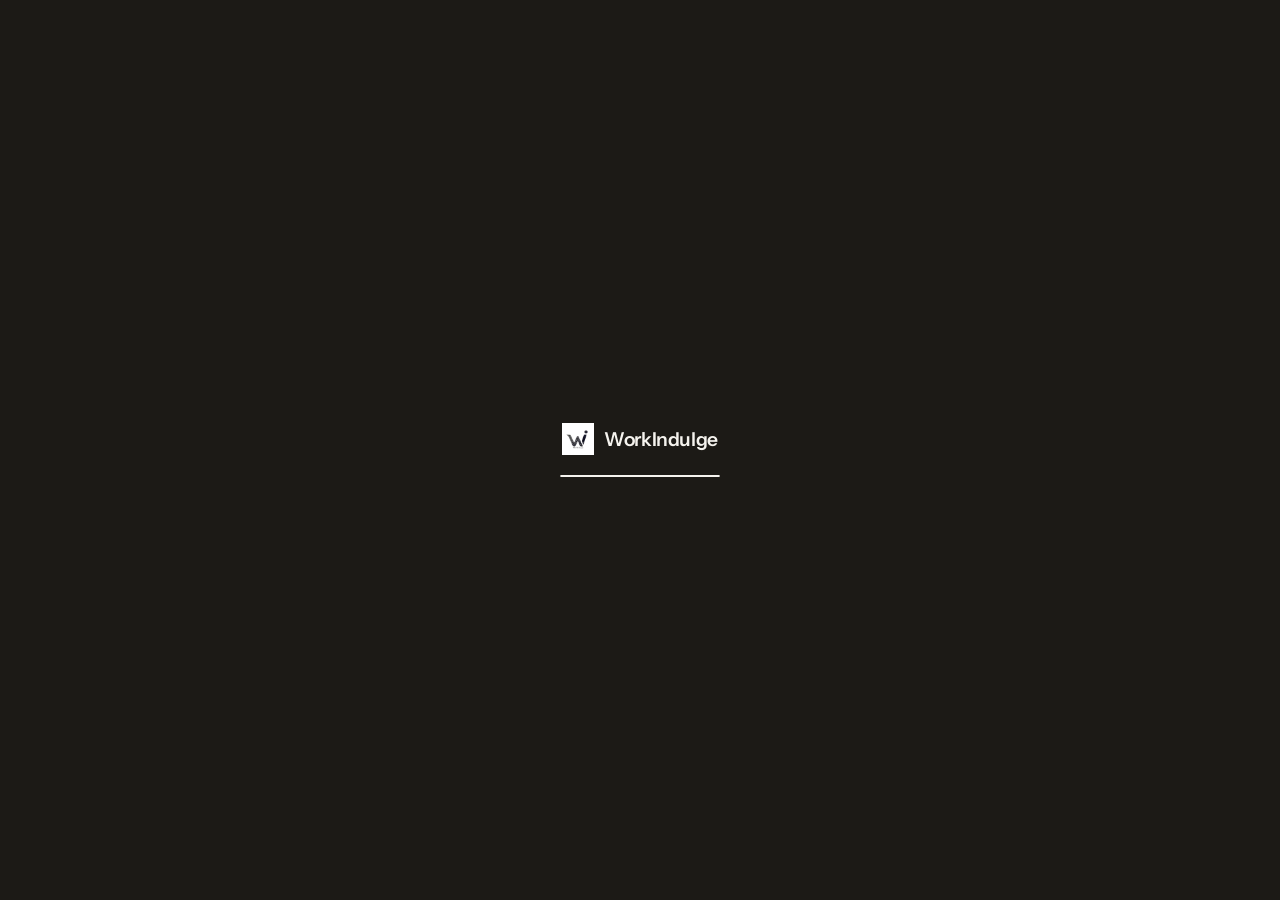
<file: signin/index.html>
<!DOCTYPE html>
<html lang="en">
<head>
  <meta charset="UTF-8" />
  <meta name="viewport" content="width=device-width, initial-scale=1.0" />
  <title>Sign in to WorkIndulge — Build Your Future</title>

  <!-- Google Fonts -->
  <link rel="preconnect" href="https://fonts.googleapis.com" />
  <link rel="preconnect" href="https://fonts.gstatic.com" crossorigin />
  <link href="https://fonts.googleapis.com/css2?family=Instrument+Sans:ital,wdth,wght@0,75..100,400..700;1,75..100,400..700&family=JetBrains+Mono:wght@400;500&display=swap" rel="stylesheet" />

  <!-- Bootstrap 5 -->
  <link rel="stylesheet" href="https://cdn.jsdelivr.net/npm/bootstrap@5.3.3/dist/css/bootstrap.min.css" />

  <!-- Page stylesheet -->
  <link rel="stylesheet" href="style.css" />
</head>
<body>

  <!-- ══════════════════════════════════════════════
       PAGE LOADER OVERLAY
  ══════════════════════════════════════════════ -->
  <div id="page-loader" aria-hidden="true">
    <div class="loader-inner">
      <div class="loader-logo">
       <img src="../public/workindulge-logo.png" alt="WorkIndulge Logo" />
        <span>WorkIndulge</span>
      </div>
      <div class="loader-bar"><div class="loader-progress"></div></div>
    </div>
  </div>

  <!-- ══════════════════════════════════════════════
       MAIN SIGNIN LAYOUT
  ══════════════════════════════════════════════ -->
  <div id="signin-root" class="page-hidden">

    <!-- LEFT PANEL — FORM -->
    <section class="form-panel" role="main">

      <!-- Logo -->
      <div class="brand-mark">
        <img src="../public/workindulge-logo.png" alt="WorkIndulge Logo" class="brand-logo" />
        <a href="../landing page/index.html"><span class="brand-name">Work<em>Indulge</em></span></a>
      </div>

      <!-- Form content wrapper (vertically centred) -->
      <div class="form-content-wrap">

        <!-- Headline -->
        <h1 class="form-heading">Sign in to<br><span class="form-heading-muted">WorkIndulge</span></h1>
        <p class="form-subheading">Welcome back! Continue building real-world projects with AI.</p>

        <!-- OAuth buttons -->
        <div class="oauth-row">
          <button class="oauth-btn" type="button" aria-label="Continue with Google">
            <svg width="18" height="18" viewBox="0 0 18 18" fill="none">
              <path d="M17.64 9.2045c0-.6381-.0573-1.2518-.1636-1.8409H9v3.4814h4.8436c-.2086 1.125-.8427 2.0782-1.7959 2.7164v2.2581h2.9087c1.7018-1.5668 2.6836-3.874 2.6836-6.615z" fill="#4285F4"/>
              <path d="M9 18c2.43 0 4.4673-.8059 5.9564-2.1805l-2.9087-2.2581c-.8059.54-1.8368.8591-3.0477.8591-2.3441 0-4.3282-1.5836-5.036-3.7105H.9574v2.3318C2.4382 15.9832 5.4818 18 9 18z" fill="#34A853"/>
              <path d="M3.964 10.71c-.18-.54-.2822-1.1168-.2822-1.71s.1023-1.17.2822-1.71V4.9582H.9574C.3477 6.1732 0 7.5477 0 9s.3477 2.8268.9574 4.0418L3.964 10.71z" fill="#FBBC05"/>
              <path d="M9 3.5795c1.3214 0 2.5077.4541 3.4405 1.346l2.5813-2.5814C13.4632.8918 11.4259 0 9 0 5.4818 0 2.4382 2.0168.9574 4.9582L3.964 7.29C4.6718 5.1632 6.6559 3.5795 9 3.5795z" fill="#EA4335"/>
            </svg>
            Google
          </button>
          <button class="oauth-btn" type="button" aria-label="Continue with GitHub">
            <svg width="18" height="18" viewBox="0 0 24 24" fill="currentColor">
              <path d="M12 0C5.374 0 0 5.373 0 12c0 5.302 3.438 9.8 8.207 11.387.599.111.793-.261.793-.577v-2.234c-3.338.726-4.033-1.416-4.033-1.416-.546-1.387-1.333-1.756-1.333-1.756-1.089-.745.083-.729.083-.729 1.205.084 1.839 1.237 1.839 1.237 1.07 1.834 2.807 1.304 3.492.997.107-.775.418-1.305.762-1.604-2.665-.305-5.467-1.334-5.467-5.931 0-1.311.469-2.381 1.236-3.221-.124-.303-.535-1.524.117-3.176 0 0 1.008-.322 3.301 1.23A11.509 11.509 0 0112 5.803c1.02.005 2.047.138 3.006.404 2.291-1.552 3.297-1.23 3.297-1.23.653 1.653.242 2.874.118 3.176.77.84 1.235 1.911 1.235 3.221 0 4.609-2.807 5.624-5.479 5.921.43.372.823 1.102.823 2.222v3.293c0 .319.192.694.801.576C20.566 21.797 24 17.3 24 12c0-6.627-5.373-12-12-12z"/>
            </svg>
            GitHub
          </button>
        </div>

        <div class="divider-row">
          <span class="divider-line"></span>
          <span class="divider-text">or fill in your details</span>
          <span class="divider-line"></span>
        </div>

        <!-- Signin form -->
        <form id="signin-form" novalidate autocomplete="off">

          <div class="field-group">
            <label class="field-label" for="email">Email Address</label>
            <div class="field-wrap">
              <input id="email" name="email" type="email" class="field-input" placeholder="you@example.com" autocomplete="email" required />
              <span class="field-focus-bar"></span>
            </div>
            <span class="field-error" id="email-error"></span>
          </div>

          <div class="field-group">
            <label class="field-label" for="password">Password</label>
            <div class="field-wrap">
              <input id="password" name="password" type="password" class="field-input" placeholder="Enter your password" autocomplete="current-password" required />
              <button type="button" class="pw-toggle" aria-label="Toggle password visibility" id="pw-toggle">
                <svg class="eye-open" width="16" height="16" viewBox="0 0 24 24" fill="none" stroke="currentColor" stroke-width="1.5">
                  <path d="M1 12s4-8 11-8 11 8 11 8-4 8-11 8-11-8-11-8z"/><circle cx="12" cy="12" r="3"/>
                </svg>
                <svg class="eye-closed" width="16" height="16" viewBox="0 0 24 24" fill="none" stroke="currentColor" stroke-width="1.5" style="display:none">
                  <path d="M17.94 17.94A10.07 10.07 0 0112 20c-7 0-11-8-11-8a18.45 18.45 0 015.06-5.94M9.9 4.24A9.12 9.12 0 0112 4c7 0 11 8 11 8a18.5 18.5 0 01-2.16 3.19m-6.72-1.07a3 3 0 11-4.24-4.24"/>
                  <line x1="1" y1="1" x2="23" y2="23"/>
                </svg>
              </button>
              <span class="field-focus-bar"></span>
            </div>
            <span class="field-error" id="password-error"></span>
            <a href="forgot password/index.html" class="forgot-password">Forgot password?</a>
          </div>

          <button type="submit" class="submit-btn" id="submit-btn">
            <span class="submit-label">Sign In</span>
            <svg class="submit-arrow" width="16" height="16" viewBox="0 0 16 16" fill="none">
              <path d="M3 8H13M13 8L9 4M13 8L9 12" stroke="currentColor" stroke-width="1.5" stroke-linecap="round" stroke-linejoin="round"/>
            </svg>
            <span class="submit-spinner" aria-hidden="true"></span>
          </button>

        </form>

        <p class="signin-link">Don't have an account? <a href="../registration/index.html">Create account</a></p>

      </div><!-- /form-content-wrap -->
    </section>

    <!-- RIGHT PANEL — VALUE PROP (desktop only) -->
    <aside class="info-panel" aria-hidden="true">
      <!-- Grid lines decoration -->
      <div class="grid-lines" aria-hidden="true">
        <div class="gl gl-v1"></div><div class="gl gl-v2"></div><div class="gl gl-v3"></div>
        <div class="gl gl-h1"></div><div class="gl gl-h2"></div>
      </div>

      <!-- Glass card -->
      <div class="glass-card">
        <div class="eyebrow-label">
          <span class="eyebrow-line"></span>
          WHY WORKINDULGE
        </div>

        <h2 class="info-heading">Everything you need to<br><em>build your future</em></h2>

        <ul class="feature-list" role="list">
          <li class="feature-item">
            <span class="check-icon" aria-hidden="true">
              <svg width="12" height="12" viewBox="0 0 12 12" fill="none"><path d="M2 6L5 9L10 3" stroke="currentColor" stroke-width="1.5" stroke-linecap="round" stroke-linejoin="round"/></svg>
            </span>
            Access to 200+ real-world projects
          </li>
          <li class="feature-item">
            <span class="check-icon" aria-hidden="true">
              <svg width="12" height="12" viewBox="0 0 12 12" fill="none"><path d="M2 6L5 9L10 3" stroke="currentColor" stroke-width="1.5" stroke-linecap="round" stroke-linejoin="round"/></svg>
            </span>
            AI-powered learning assistance
          </li>
          <li class="feature-item">
            <span class="check-icon" aria-hidden="true">
              <svg width="12" height="12" viewBox="0 0 12 12" fill="none"><path d="M2 6L5 9L10 3" stroke="currentColor" stroke-width="1.5" stroke-linecap="round" stroke-linejoin="round"/></svg>
            </span>
            Connect with 5,000+ students
          </li>
          <li class="feature-item">
            <span class="check-icon" aria-hidden="true">
              <svg width="12" height="12" viewBox="0 0 12 12" fill="none"><path d="M2 6L5 9L10 3" stroke="currentColor" stroke-width="1.5" stroke-linecap="round" stroke-linejoin="round"/></svg>
            </span>
            Build your professional portfolio
          </li>
        </ul>

        <div class="stats-row">
          <div class="stat-chip">
            <span class="stat-num">5,000+</span>
            <span class="stat-desc">Active Students</span>
          </div>
          <div class="stat-chip">
            <span class="stat-num">200+</span>
            <span class="stat-desc">Projects Built</span>
          </div>
        </div>
      </div><!-- /glass-card -->

    </aside>

  </div><!-- /signin-root -->

  <!-- Bootstrap JS bundle -->
  <script src="https://cdn.jsdelivr.net/npm/bootstrap@5.3.3/dist/js/bootstrap.bundle.min.js"></script>
  <!-- Page script -->
  <script src="script.js"></script>
</body>
</html>
</file>
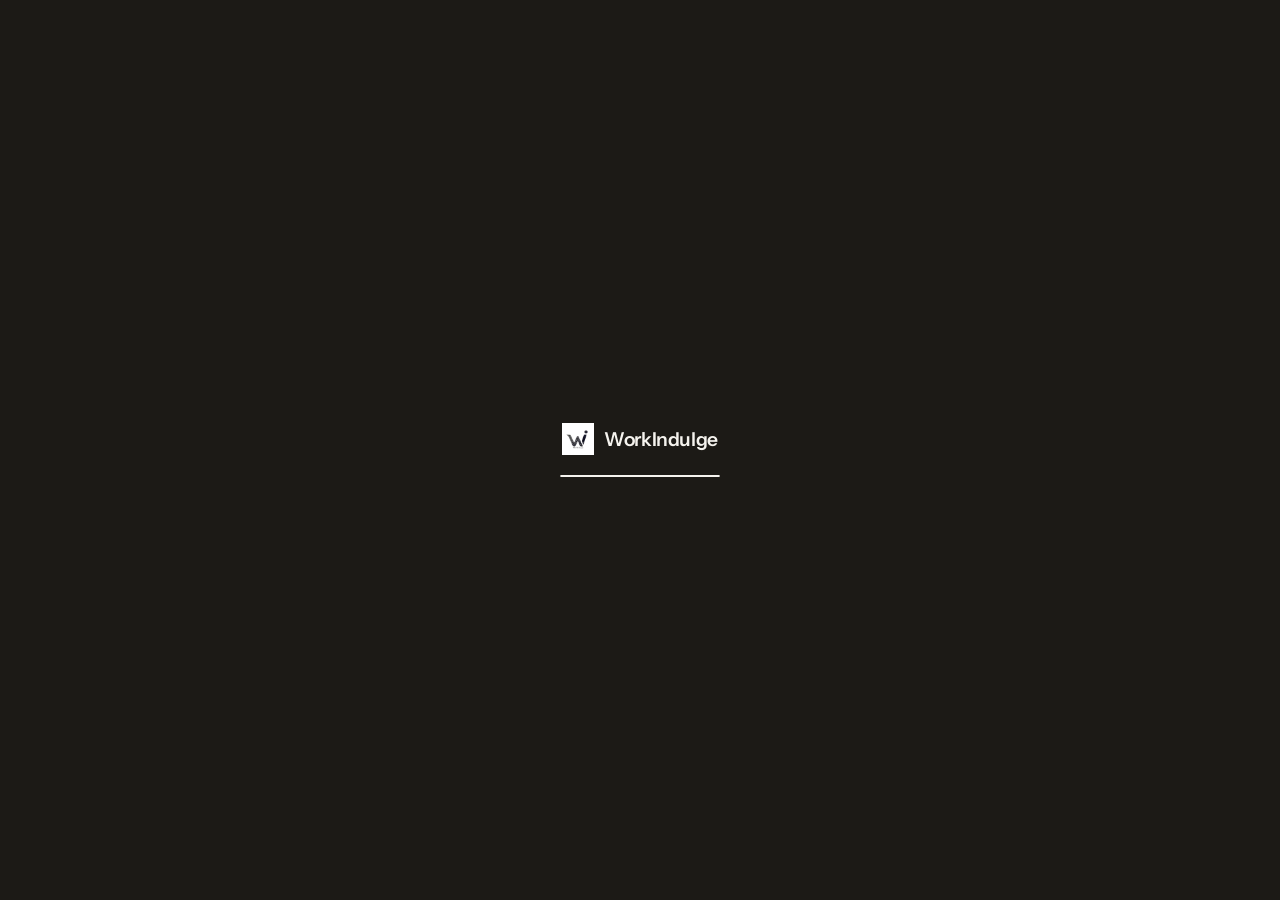
<file: signin/forgot password/index.html>
<!DOCTYPE html>
<html lang="en">
<head>
  <meta charset="UTF-8" />
  <meta name="viewport" content="width=device-width, initial-scale=1.0" />
  <title>Forgot Password — WorkIndulge</title>

  <!-- Google Fonts -->
  <link rel="preconnect" href="https://fonts.googleapis.com" />
  <link rel="preconnect" href="https://fonts.gstatic.com" crossorigin />
  <link href="https://fonts.googleapis.com/css2?family=Instrument+Sans:ital,wdth,wght@0,75..100,400..700;1,75..100,400..700&family=JetBrains+Mono:wght@400;500&display=swap" rel="stylesheet" />

  <!-- Bootstrap 5 -->
  <link rel="stylesheet" href="https://cdn.jsdelivr.net/npm/bootstrap@5.3.3/dist/css/bootstrap.min.css" />

  <!-- Page stylesheet -->
  <link rel="stylesheet" href="style.css" />
</head>
<body>

  <!-- ══════════════════════════════════════════════
       PAGE LOADER OVERLAY
  ══════════════════════════════════════════════ -->
  <div id="page-loader" aria-hidden="true">
    <div class="loader-inner">
      <div class="loader-logo">
       <img src="../../public/workindulge-logo.png" alt="WorkIndulge Logo" />
        <span>WorkIndulge</span>
      </div>
      <div class="loader-bar"><div class="loader-progress"></div></div>
    </div>
  </div>

  <!-- ══════════════════════════════════════════════
       MAIN FORGOT PASSWORD LAYOUT
  ══════════════════════════════════════════════ -->
  <div id="forgot-root" class="page-hidden">

    <!-- LEFT PANEL — FORM -->
    <section class="form-panel" role="main">

      <!-- Logo -->
      <div class="brand-mark">
        <img src="../../public/workindulge-logo.png" alt="WorkIndulge Logo" class="brand-logo" />
        <a href="../../landing page/index.html"><span class="brand-name">Work<em>Indulge</em></span></a>
      </div>

      <!-- Form content wrapper (vertically centred) -->
      <div class="form-content-wrap">

        <!-- Headline -->
        <h1 class="form-heading">Forgot<br><span class="form-heading-muted">password?</span></h1>
        <p class="form-subheading">Enter your email and we'll send you a link to reset your password.</p>

        <!-- Forgot password form -->
        <form id="forgot-form" novalidate autocomplete="off">

          <div class="field-group">
            <label class="field-label" for="email">Email Address</label>
            <div class="field-wrap">
              <input id="email" name="email" type="email" class="field-input" placeholder="you@example.com" autocomplete="email" required />
              <span class="field-focus-bar"></span>
            </div>
            <span class="field-error" id="email-error"></span>
          </div>

          <button type="submit" class="submit-btn" id="submit-btn">
            <span class="submit-label">Send Reset Link</span>
            <svg class="submit-arrow" width="16" height="16" viewBox="0 0 16 16" fill="none">
              <path d="M3 8H13M13 8L9 4M13 8L9 12" stroke="currentColor" stroke-width="1.5" stroke-linecap="round" stroke-linejoin="round"/>
            </svg>
            <span class="submit-spinner" aria-hidden="true"></span>
          </button>

        </form>

        <p class="signin-link">Remember your password? <a href="../index.html">Sign in</a></p>

      </div><!-- /form-content-wrap -->
    </section>

    <!-- RIGHT PANEL — VALUE PROP (desktop only) -->
    <aside class="info-panel" aria-hidden="true">
      <!-- Grid lines decoration -->
      <div class="grid-lines" aria-hidden="true">
        <div class="gl gl-v1"></div><div class="gl gl-v2"></div><div class="gl gl-v3"></div>
        <div class="gl gl-h1"></div><div class="gl gl-h2"></div>
      </div>

      <!-- Glass card -->
      <div class="glass-card">
        <div class="eyebrow-label">
          <span class="eyebrow-line"></span>
          WHY WORKINDULGE
        </div>

        <h2 class="info-heading">Everything you need to<br><em>build your future</em></h2>

        <ul class="feature-list" role="list">
          <li class="feature-item">
            <span class="check-icon" aria-hidden="true">
              <svg width="12" height="12" viewBox="0 0 12 12" fill="none"><path d="M2 6L5 9L10 3" stroke="currentColor" stroke-width="1.5" stroke-linecap="round" stroke-linejoin="round"/></svg>
            </span>
            Access to 200+ real-world projects
          </li>
          <li class="feature-item">
            <span class="check-icon" aria-hidden="true">
              <svg width="12" height="12" viewBox="0 0 12 12" fill="none"><path d="M2 6L5 9L10 3" stroke="currentColor" stroke-width="1.5" stroke-linecap="round" stroke-linejoin="round"/></svg>
            </span>
            AI-powered learning assistance
          </li>
          <li class="feature-item">
            <span class="check-icon" aria-hidden="true">
              <svg width="12" height="12" viewBox="0 0 12 12" fill="none"><path d="M2 6L5 9L10 3" stroke="currentColor" stroke-width="1.5" stroke-linecap="round" stroke-linejoin="round"/></svg>
            </span>
            Connect with 5,000+ students
          </li>
          <li class="feature-item">
            <span class="check-icon" aria-hidden="true">
              <svg width="12" height="12" viewBox="0 0 12 12" fill="none"><path d="M2 6L5 9L10 3" stroke="currentColor" stroke-width="1.5" stroke-linecap="round" stroke-linejoin="round"/></svg>
            </span>
            Build your professional portfolio
          </li>
        </ul>

        <div class="stats-row">
          <div class="stat-chip">
            <span class="stat-num">5,000+</span>
            <span class="stat-desc">Active Students</span>
          </div>
          <div class="stat-chip">
            <span class="stat-num">200+</span>
            <span class="stat-desc">Projects Built</span>
          </div>
        </div>
      </div><!-- /glass-card -->

    </aside>

  </div><!-- /forgot-root -->

  <!-- Bootstrap JS bundle -->
  <script src="https://cdn.jsdelivr.net/npm/bootstrap@5.3.3/dist/js/bootstrap.bundle.min.js"></script>
  <!-- Page script -->
  <script src="script.js"></script>
</body>
</html>
</file>
<file: styles.css>
/* ============================================================
   DESIGN TOKENS
   ============================================================ */
:root {
  --background:        #ffffff;
  --foreground:        #1c1a16;
  --card:              #ffffff;
  --muted:             #edeae3;
  --muted-bg:          #f5f3ee;
  --muted-foreground:  #706858;
  --border:            #dedad2;
  --input:             #e8e4da;
  --accent:            #e8e4da;
  --radius:            0.25rem;
  --font-sans:         'Instrument Sans', system-ui, sans-serif;
  --font-mono:         'JetBrains Mono', monospace;
  --font-display:      'Instrument Sans', system-ui, sans-serif;

  /* ── Unified section spacing scale ─────────────────── */
  --sp-section:    48px;
  --sp-section-md: 64px;
  --sp-section-lg: 80px;
}

/* ============================================================
   RESET & BASE
   ============================================================ */
*, *::before, *::after { box-sizing: border-box; margin: 0; padding: 0; }
html { scroll-behavior: smooth; overflow-x: hidden; }
body {
  font-family: var(--font-sans);
  background-color: var(--background);
  color: var(--foreground);
  line-height: 1.5;
  overflow-x: hidden;
  width: 100%;
}
a { text-decoration: none; color: inherit; }
button { cursor: pointer; border: none; background: none; font-family: inherit; }

/* ============================================================
   TYPOGRAPHY HELPERS
   ============================================================ */
.font-display { font-family: var(--font-display); }
.font-mono    { font-family: var(--font-mono); }
.font-sans    { font-family: var(--font-sans); }
.text-muted   { color: var(--muted-foreground); }
.text-fg      { color: var(--foreground); }

.text-stroke { -webkit-text-stroke: 1px currentColor; -webkit-text-fill-color: transparent; }
@media (min-width: 768px) { .text-stroke { -webkit-text-stroke: 1.5px currentColor; } }

/* ============================================================
   LAYOUT CONTAINER
   ============================================================ */
.container-xl {
  max-width: 1400px;
  margin-left: auto; margin-right: auto;
  padding-left: 16px; padding-right: 16px;
  width: 100%;
}
@media (min-width: 576px) { .container-xl { padding-left: 24px;  padding-right: 24px;  } }
@media (min-width: 992px)  { .container-xl { padding-left: 48px;  padding-right: 48px;  } }

/* ============================================================
   BUTTONS
   ============================================================ */
.btn-primary {
  display: inline-flex; align-items: center; justify-content: center; gap: 8px;
  background-color: var(--foreground); color: var(--background);
  border-radius: 9999px; font-family: var(--font-sans);
  font-size: 0.875rem; font-weight: 500;
  height: 44px; padding: 0 22px; border: none;
  transition: background-color 0.2s, transform 0.2s; white-space: nowrap;
}
.btn-primary:hover { background-color: rgba(28,26,22,0.88); color: var(--background); }
.btn-primary svg { transition: transform 0.2s; }
.btn-primary:hover svg { transform: translateX(3px); }

.btn-outline {
  display: inline-flex; align-items: center; justify-content: center; gap: 8px;
  background-color: transparent; color: var(--foreground);
  border-radius: 9999px; font-family: var(--font-sans);
  font-size: 0.875rem; font-weight: 500;
  height: 44px; padding: 0 22px;
  border: 1px solid rgba(28,26,22,0.2);
  transition: background-color 0.2s, border-color 0.2s; white-space: nowrap;
}
.btn-outline:hover { background-color: rgba(28,26,22,0.05); border-color: rgba(28,26,22,0.4); color: var(--foreground); }

.btn-lg { height: 52px; padding: 0 32px; font-size: 1rem; }
.btn-sm { height: 36px; padding: 0 16px; font-size: 0.75rem; }

@media (max-width: 575px) { .w-sm-auto { width: 100% !important; } }

/* ============================================================
   NAVIGATION
   ============================================================ */
#main-nav {
  position: fixed; z-index: 1000;
  top: 0; left: 0; right: 0;
  transition: top 0.5s, left 0.5s, right 0.5s;
}
#main-nav.scrolled { top: 10px; left: 10px; right: 10px; }
@media (min-width: 576px) { #main-nav.scrolled { top: 14px; left: 14px; right: 14px; } }

#nav-inner {
  display: flex; align-items: center; justify-content: space-between;
  height: 60px; padding: 0 16px;
  transition: height 0.5s, background-color 0.5s, border-radius 0.5s,
              border 0.3s, backdrop-filter 0.3s, box-shadow 0.3s, max-width 0.5s;
  max-width: 1400px; margin: 0 auto;
}
@media (min-width: 576px) { #nav-inner { height: 68px; padding: 0 28px; } }

#main-nav.scrolled #nav-inner,
#main-nav.menu-open #nav-inner {
  height: 52px;
  background-color: rgba(248,246,240,0.92);
  backdrop-filter: blur(20px); -webkit-backdrop-filter: blur(20px);
  border: 1px solid rgba(28,26,22,0.1);
  border-radius: 12px;
  box-shadow: 0 6px 24px rgba(0,0,0,0.07);
  max-width: 1160px;
}
@media (min-width: 576px) {
  #main-nav.scrolled #nav-inner,
  #main-nav.menu-open #nav-inner { border-radius: 14px; }
}

.nav-logo {
  display: flex; align-items: center; gap: 8px;
  font-family: var(--font-display); font-size: 1.15rem;
  letter-spacing: -0.025em; transition: font-size 0.5s; font-weight: 600;
}
@media (min-width: 576px) { .nav-logo { font-size: 1.3rem; } }
#main-nav.scrolled .nav-logo { font-size: 1.05rem; }

.nav-logo svg { width: 24px; height: 24px; transition: width 0.5s, height 0.5s; }
.nav-logo .logo-img { width: 32px; height: auto; object-fit: contain; transition: width 0.5s; }
@media (min-width: 576px) { .nav-logo svg { width: 28px; height: 28px; } .nav-logo .logo-img { width: 36px; } }
#main-nav.scrolled .nav-logo svg { width: 20px; height: 20px; } #main-nav.scrolled .nav-logo .logo-img { width: 28px; }

.nav-links { display: none; }
@media (min-width: 992px) {
  .nav-links { display: flex; align-items: center; gap: 36px; }
  .nav-links a { font-size: 0.875rem; color: rgba(28,26,22,0.65); position: relative; transition: color 0.3s; }
  .nav-links a::after { content: ''; position: absolute; bottom: -3px; left: 0; width: 0; height: 1px; background-color: var(--foreground); transition: width 0.3s; }
  .nav-links a:hover { color: var(--foreground); }
  .nav-links a:hover::after { width: 100%; }
}

.nav-cta { display: none; }
@media (min-width: 768px) {
  .nav-cta { display: flex; align-items: center; gap: 12px; }
  .nav-cta .sign-in { font-size: 0.875rem; color: rgba(28,26,22,0.65); transition: color 0.3s, font-size 0.5s; }
  #main-nav.scrolled .nav-cta .sign-in { font-size: 0.8rem; }
  .nav-cta .sign-in:hover { color: var(--foreground); }
}

.nav-menu-btn { display: flex; align-items: center; justify-content: center; padding: 8px; z-index: 1001; }
@media (min-width: 992px) { .nav-menu-btn { display: none; } }

/* ── Mobile overlay ─────────────────────────────────────────── */
#mobile-menu {
  display: none; position: fixed; inset: 0;
  background-color: var(--background); z-index: 999;
  opacity: 0; pointer-events: none; transition: opacity 0.4s;
  overflow: hidden;
}
#mobile-menu.open { display: flex; flex-direction: column; opacity: 1; pointer-events: auto; }

/* body scroll lock */
body.menu-open { overflow: hidden; position: fixed; width: 100%; }

.mobile-menu-inner {
  display: flex; flex-direction: column;
  height: 100vh;
  padding: 80px 24px 28px;
  overflow: hidden;
  max-height: 100vh;
}
@media (min-width: 576px) { .mobile-menu-inner { padding: 88px 32px 32px; } }

.mobile-nav-links {
  flex: 1; display: flex; flex-direction: column;
  justify-content: center; gap: 10px;
}
.mobile-nav-links a {
  font-family: var(--font-display);
  font-size: clamp(2rem, 8vw, 2.75rem);
  color: var(--foreground);
  transform: translateY(16px); opacity: 0;
  transition: opacity 0.5s, transform 0.5s, color 0.3s;
  line-height: 1.2;
}
#mobile-menu.open .mobile-nav-links a { opacity: 1; transform: translateY(0); }
.mobile-nav-links a:hover { color: var(--muted-foreground); }

.mobile-menu-footer {
  display: flex; flex-direction: column; gap: 10px;
  padding-top: 20px; border-top: 1px solid rgba(28,26,22,0.1);
  opacity: 0; transform: translateY(16px);
  transition: opacity 0.5s 0.25s, transform 0.5s 0.25s;
  flex-shrink: 0;
}
@media (min-width: 576px) { .mobile-menu-footer { flex-direction: row; gap: 12px; } }
#mobile-menu.open .mobile-menu-footer { opacity: 1; transform: translateY(0); }
.mobile-menu-footer a { flex: 1; width: 100%; }
.mobile-menu-footer .btn-outline,
.mobile-menu-footer .btn-primary { width: 100%; height: 52px; border-radius: 9999px; font-size: 1rem; }

/* ============================================================
   HERO SECTION
   ============================================================ */
#hero {
  position: relative;
  min-height: auto;
  display: flex; flex-direction: column; justify-content: center;
  overflow: hidden;
  padding-top: 80px;
  padding-bottom: 0;
}
@media (min-width: 768px) { #hero { min-height: 100svh; } }

.hero-grid { position: absolute; inset: 0; overflow: hidden; pointer-events: none; opacity: 0.25; z-index: 1; }
.hero-grid-h, .hero-grid-v { position: absolute; background-color: rgba(28,26,22,0.1); }
.hero-grid-h { height: 1px; left: 0; right: 0; }
.hero-grid-v { width: 1px; top: 0; bottom: 0; }

.hero-content { position: relative; z-index: 10; padding-top: 8px; padding-bottom: 24px; }
@media (min-width: 576px) { .hero-content { padding-bottom: 32px; } }

/* Eyebrow */
.hero-eyebrow {
  display: inline-flex; align-items: center; gap: 10px;
  font-family: var(--font-mono); font-size: 0.68rem;
  color: var(--muted-foreground); letter-spacing: 0.06em; text-transform: uppercase;
  margin-bottom: 16px;
  opacity: 0; transform: translateY(30px);
  transition: opacity 0.8s cubic-bezier(0.22,1,0.36,1), transform 0.8s cubic-bezier(0.22,1,0.36,1);
}
@media (min-width: 576px) { .hero-eyebrow { font-size: 0.72rem; margin-bottom: 20px; } }
.hero-eyebrow .line { width: 24px; height: 1px; background-color: var(--muted-foreground); flex-shrink: 0; }

/* Headline */
.hero-headline {
  font-family: var(--font-display);
  font-size: clamp(2.25rem, 7vw, 5.25rem);
  font-weight: 700; line-height: 1.05; letter-spacing: -0.03em;
  margin-bottom: 0;
  opacity: 0; transform: translateY(30px);
  transition: opacity 0.8s cubic-bezier(0.22,1,0.36,1), transform 0.8s cubic-bezier(0.22,1,0.36,1);
}

.mb-6 { margin-bottom: 1.25rem; }
@media (min-width: 576px) { .mb-6 { margin-bottom: 1.5rem; } }

.hero-word-container { position: relative; display: inline-block; }
.hero-word-container::after {
  content: ''; position: absolute; bottom: -2px; left: 0; right: 0;
  height: 6px; background-color: rgba(28,26,22,0.1);
}
@media (min-width: 768px) { .hero-word-container::after { bottom: -5px; height: 10px; } }

.hero-animated-word {
  display: inline-flex; font-family: var(--font-display); font-weight: 700;
  font-size: clamp(2.25rem, 7vw, 5.25rem);
  line-height: 1.05; letter-spacing: -0.03em; color: var(--muted-foreground);
}
.hero-animated-word span {
  display: inline-block; opacity: 0; filter: blur(40px); transform: translateY(100%);
  animation: charIn 0.5s cubic-bezier(0.22,1,0.36,1) forwards;
}
@keyframes charIn { to { opacity: 1; filter: blur(0); transform: translateY(0); } }

/* Description */
.hero-desc {
  font-size: clamp(0.9375rem, 1.8vw, 1.0625rem);
  color: var(--muted-foreground); line-height: 1.65;
  max-width: 500px; margin-bottom: 24px;
  opacity: 0; transform: translateY(30px);
  transition: opacity 0.8s cubic-bezier(0.22,1,0.36,1), transform 0.8s cubic-bezier(0.22,1,0.36,1);
}

/* CTAs */
.hero-ctas {
  display: flex; flex-direction: column; gap: 10px;
  margin-bottom: 0;
  opacity: 0; transform: translateY(30px);
  transition: opacity 0.8s cubic-bezier(0.22,1,0.36,1), transform 0.8s cubic-bezier(0.22,1,0.36,1);
}
@media (min-width: 576px) { .hero-ctas { flex-direction: row; align-items: flex-start; gap: 12px; } }

/* ── Hero Sphere Container (right side) ─────────────────────────── */
.hero-sphere-container {
  position: absolute;
  top: 45%;
  right: -5%;
  transform: translateY(-50%);
  width: 350px;
  height: 350px;
  z-index: 5;
  pointer-events: none;
  opacity: 0;
  animation: fadeIn 1s 0.5s cubic-bezier(0.22,1,0.36,1) forwards;
  overflow: hidden;
}
@media (min-width: 576px) {
  .hero-sphere-container {
    width: 400px;
    height: 400px;
    right: 0%;
  }
}
@media (min-width: 768px) {
  .hero-sphere-container {
    width: 450px;
    height: 450px;
    right: 2%;
  }
}
@media (min-width: 992px) {
  .hero-sphere-container {
    width: 500px;
    height: 500px;
    right: 5%;
  }
}
@media (max-width: 767px) {
  .hero-sphere-container {
    top: 35%;
    bottom: auto;
    transform: translateY(-50%);
    width: 100%;
    height: 100%;
    right: 0;
    left: 0;
    opacity: 0.15;
  }
}

#sphereCanvas {
  width: 100%;
  height: 100%;
  display: block;
}

@keyframes fadeIn { to { opacity: 1; } }

/* ── Hero Institutions (above stats bar) ───────────────────────── */
.hero-institutions {
  position: relative;
  z-index: 6;
  margin-top: 20px;
  padding-bottom: 16px;
}
.hero-institutions .institutions-label {
  font-family: var(--font-mono);
  font-size: 0.58rem;
  letter-spacing: 0.1em;
  text-transform: uppercase;
  color: var(--muted-foreground);
  margin-bottom: 8px;
}
@media (min-width: 576px) {
  .hero-institutions {
    margin-top: 24px;
    padding-bottom: 20px;
  }
  .hero-institutions .institutions-label {
    font-size: 0.62rem;
    margin-bottom: 10px;
  }
}

/* ── Stats bar ─────────────────────────────────────────────── */
.hero-stats-bar {
  position: relative; z-index: 2;
  margin-top: 0;
  border-top: 1px solid rgba(28,26,22,0.1);
  background-color: var(--muted-bg);
  opacity: 0; transform: translateY(30px);
  transition: opacity 0.8s cubic-bezier(0.22,1,0.36,1), transform 0.8s cubic-bezier(0.22,1,0.36,1);
}

.hero-stats-bar .container-xl { padding-left: 16px; }
@media (min-width: 576px) { .hero-stats-bar .container-xl { padding-left: 24px; } }
@media (min-width: 992px)  { .hero-stats-bar .container-xl { padding-left: 48px; } }

/* Live metrics label */
.stats-bar-header { display: flex; align-items: center; gap: 8px; padding: 10px 0 0; }
@media (min-width: 576px) { .stats-bar-header { padding: 12px 0 0; } }

.stats-bar-heading {
  font-family: var(--font-mono); font-size: 0.58rem;
  letter-spacing: 0.12em; text-transform: uppercase; color: var(--muted-foreground);
}
@media (min-width: 576px) { .stats-bar-heading { font-size: 0.62rem; } }

.stats-bar-pulse { display: flex; align-items: center; }

/* Stat items */
.stat-item {
  display: flex; flex-direction: column; gap: 2px;
  padding: 10px 16px 10px 0;
  border-right: 1px solid rgba(28,26,22,0.08);
}
@media (min-width: 576px) { .stat-item { padding: 18px 28px 18px 0; gap: 3px; } }
@media (min-width: 992px)  { .stat-item { padding: 22px 36px 22px 0; } }
.stat-item--last { border-right: none; }

.stat-value {
  font-family: var(--font-display); font-size: 1.5rem;
  font-weight: 600; line-height: 1; letter-spacing: -0.02em;
}
@media (min-width: 576px) { .stat-value { font-size: 1.875rem; } }
@media (min-width: 992px)  { .stat-value { font-size: 2.25rem;  } }

.stat-label {
  font-size: 0.7rem; font-weight: 500; color: var(--foreground); margin-top: 3px;
}
@media (min-width: 576px) { .stat-label { font-size: 0.8125rem; } }

.stat-desc { font-size: 0.6rem; color: var(--muted-foreground); font-family: var(--font-mono); }
@media (min-width: 576px) { .stat-desc { font-size: 0.65rem; } }

/* ── Hero animation states ───────────────────────────────── */
.hero-eyebrow, .hero-headline, .hero-desc, .hero-ctas, .hero-stats-bar {
  opacity: 0; transform: translateY(30px);
  transition: opacity 0.8s cubic-bezier(0.22,1,0.36,1), transform 0.8s cubic-bezier(0.22,1,0.36,1);
}
.hero-visible .hero-eyebrow   { opacity: 1; transform: translateY(0); transition-delay: 0.1s; }
.hero-visible .hero-headline  { opacity: 1; transform: translateY(0); transition-delay: 0.2s; }
.hero-visible .hero-desc      { opacity: 1; transform: translateY(0); transition-delay: 0.3s; }
.hero-visible .hero-ctas      { opacity: 1; transform: translateY(0); transition-delay: 0.4s; }
.hero-visible .hero-stats-bar { opacity: 1; transform: translateY(0); transition-delay: 0.5s; }

/* ============================================================
   INSTITUTIONS SECTION
   ============================================================ */
#institutions {
  padding: 16px 0;
  border-bottom: 1px solid rgba(28,26,22,0.06);
}
@media (min-width: 576px) { #institutions { padding: 24px 0; } }
@media (min-width: 992px)  { #institutions { padding: 44px 0; } }

.institutions-label {
  font-family: var(--font-mono); font-size: 0.62rem;
  letter-spacing: 0.1em; text-transform: uppercase;
  color: var(--muted-foreground); text-align: center; margin-bottom: 10px;
}
@media (min-width: 576px) { .institutions-label { font-size: 0.68rem; margin-bottom: 16px; } }

/* ============================================================
   SECTION COMMON
   ============================================================ */
.section-label {
  display: inline-flex; align-items: center; gap: 10px;
  font-family: var(--font-mono); font-size: 0.68rem;
  color: var(--muted-foreground); margin-bottom: 10px;
}
@media (min-width: 576px) { .section-label { font-size: 0.75rem; margin-bottom: 14px; } }
.section-label .line { width: 24px; height: 1px; background-color: rgba(28,26,22,0.3); flex-shrink: 0; }

.section-heading {
  font-family: var(--font-display);
  font-size: clamp(1.625rem, 4vw, 3.5rem);
  line-height: 1.08; letter-spacing: -0.025em; font-weight: 700;
}

.section-header-spacing { margin-bottom: 12px; }
@media (min-width: 576px) { .section-header-spacing { margin-bottom: 16px; } }
@media (min-width: 768px)  { .section-header-spacing { margin-bottom: 20px; } }

/* scroll-reveal base */
.reveal         { opacity: 0; transform: translateY(20px); transition: opacity 0.6s, transform 0.6s; }
.reveal.visible { opacity: 1; transform: translateY(0); }
.reveal-x-left  { opacity: 0; transform: translateX(-24px); transition: opacity 0.6s, transform 0.6s; }
.reveal-x-left.visible  { opacity: 1; transform: translateX(0); }
.reveal-x-right { opacity: 0; transform: translateX(24px); transition: opacity 0.6s, transform 0.6s; }
.reveal-x-right.visible { opacity: 1; transform: translateX(0); }

/* ============================================================
   FEATURES SECTION
   ============================================================ */
#features { padding: 20px 0; }
@media (min-width: 576px) { #features { padding: 28px 0; } }
@media (min-width: 992px)  { #features { padding: 40px 0; } }

.feature-row {
  display: flex; flex-direction: column; gap: 8px;
  padding: 14px 0;
  border-bottom: 1px solid rgba(28,26,22,0.08);
  opacity: 0; transform: translateY(20px);
  transition: opacity 0.6s, transform 0.6s;
}
.feature-row:first-of-type { border-top: 1px solid rgba(28,26,22,0.08); }
.feature-row.visible { opacity: 1; transform: translateY(0); }
@media (min-width: 576px) { .feature-row { padding: 18px 0; gap: 12px; } }
@media (min-width: 992px)  { .feature-row { flex-direction: row; gap: 0; padding: 20px 0; align-items: center; } }

.feature-num {
  font-family: var(--font-mono); font-size: 0.68rem;
  color: var(--muted-foreground); flex-shrink: 0; padding-top: 3px; min-width: 24px;
}
@media (min-width: 576px) { .feature-num { font-size: 0.75rem; } }

.feature-body { display: grid; gap: 10px; flex: 1; }
@media (min-width: 992px) { .feature-body { grid-template-columns: 2fr 1fr; align-items: center; gap: 16px; } }

.feature-title {
  font-family: var(--font-display);
  font-size: clamp(1rem, 2.2vw, 1.375rem);
  margin-bottom: 4px; font-weight: 600; transition: transform 0.3s;
}
@media (min-width: 576px) { .feature-title { font-size: 1.3rem;  margin-bottom: 5px; } }
@media (min-width: 992px)  { .feature-title { font-size: 1.5rem; } }
.feature-row:hover .feature-title { transform: translateX(5px); }

.feature-desc { font-size: 0.875rem; color: var(--muted-foreground); line-height: 1.6; }
@media (min-width: 576px) { .feature-desc { font-size: 0.9375rem; } }

.feature-visual { display: flex; justify-content: center; overflow: hidden; }
@media (min-width: 992px) { .feature-visual { justify-content: flex-end; align-items: center; } }
.feature-visual svg { width: 100%; max-width: 100px; height: auto; color: var(--foreground); }
@media (min-width: 576px) { .feature-visual svg { width: 120px; height: 100px; max-width: none; } }
@media (min-width: 992px) { .feature-visual svg { width: 100px; height: 80px; } }

/* Features Join CTA */
.features-join-cta {
  display: flex; align-items: center; gap: 16px;
  padding: 20px 0 4px; flex-wrap: wrap;
}
@media (min-width: 576px) { .features-join-cta { gap: 20px; padding: 24px 0 4px; } }

.features-join-text { font-size: 0.9rem; color: var(--muted-foreground); margin: 0; }
@media (min-width: 576px) { .features-join-text { font-size: 0.9375rem; } }

/* ============================================================
   HOW IT WORKS — dark section
   ============================================================ */
#how-it-works {
  position: relative;
  padding: var(--sp-section) 0;
  background-color: var(--foreground); color: var(--background);
  overflow: hidden;
}
@media (min-width: 576px) { #how-it-works { padding: var(--sp-section-md) 0; } }
@media (min-width: 992px)  { #how-it-works { padding: var(--sp-section-lg) 0; } }

.hiw-diagonal {
  position: absolute; inset: 0; opacity: 0.03; pointer-events: none;
  background-image: repeating-linear-gradient(-45deg, transparent, transparent 40px, currentColor 40px, currentColor 41px);
}

#how-it-works .section-label       { color: rgba(248,246,240,0.5); }
#how-it-works .section-label .line { background-color: rgba(248,246,240,0.3); }
#how-it-works .section-heading     { color: var(--background); }

.hiw-step {
  width: 100%; text-align: left;
  padding: 16px 0;
  border-bottom: 1px solid rgba(248,246,240,0.1);
  transition: opacity 0.5s; background: none; cursor: pointer;
}
@media (min-width: 576px) { .hiw-step { padding: 24px 0; } }
.hiw-step:not(.active)       { opacity: 0.4; }
.hiw-step:not(.active):hover { opacity: 0.7; }

.hiw-step-inner { display: flex; align-items: flex-start; gap: 12px; }
@media (min-width: 576px) { .hiw-step-inner { gap: 18px; } }

.hiw-step-num {
  font-family: var(--font-display); font-size: 1.1rem;
  color: rgba(248,246,240,0.3); flex-shrink: 0; min-width: 28px;
}
@media (min-width: 576px) { .hiw-step-num { font-size: 1.625rem; } }

.hiw-step-title {
  font-family: var(--font-display);
  font-size: clamp(1rem, 2vw, 1.375rem);
  color: var(--background); margin-bottom: 4px; font-weight: 600; transition: transform 0.3s;
}
@media (min-width: 576px) { .hiw-step-title { font-size: 1.3rem;  margin-bottom: 5px; } }
@media (min-width: 992px)  { .hiw-step-title { font-size: 1.625rem; } }
.hiw-step:hover .hiw-step-title,
.hiw-step.active .hiw-step-title { transform: translateX(5px); }

.hiw-step-desc { font-size: 0.85rem; color: rgba(248,246,240,0.6); line-height: 1.6; }
@media (min-width: 576px) { .hiw-step-desc { font-size: 0.9rem; line-height: 1.65; } }

.hiw-progress { margin-top: 10px; height: 1px; background-color: rgba(248,246,240,0.2); overflow: hidden; }
@media (min-width: 576px) { .hiw-progress { margin-top: 12px; } }
.hiw-progress-bar { height: 100%; background-color: var(--background); width: 0%; transition: none; }
.hiw-step.active .hiw-progress-bar { animation: hiw-progress 5s linear forwards; }
@keyframes hiw-progress { to { width: 100%; } }

.hiw-cta-row { padding-top: 20px; }
.btn-hiw-join { color: rgba(248,246,240,0.8) !important; border-color: rgba(248,246,240,0.25) !important; }
.btn-hiw-join:hover {
  background-color: rgba(248,246,240,0.1) !important;
  border-color: rgba(248,246,240,0.5) !important;
  color: rgba(248,246,240,1) !important;
}

/* Code panel */
.hiw-code-panel { border: 1px solid rgba(248,246,240,0.1); overflow: hidden; border-radius: 8px; }
.hiw-code-header {
  padding: 10px 16px; border-bottom: 1px solid rgba(248,246,240,0.1);
  display: flex; align-items: center; justify-content: space-between;
}
@media (min-width: 576px) { .hiw-code-header { padding: 12px 20px; } }
.hiw-dots { display: flex; gap: 5px; }
.hiw-dot  { width: 9px; height: 9px; border-radius: 50%; background-color: rgba(248,246,240,0.2); }
.hiw-file { font-family: var(--font-mono); font-size: 0.62rem; color: rgba(248,246,240,0.4); }
@media (min-width: 576px) { .hiw-file { font-size: 0.72rem; } }

.hiw-code-body {
  padding: 16px 18px; font-family: var(--font-mono);
  font-size: 0.75rem; min-height: 180px; overflow-x: auto;
}
@media (min-width: 576px) { .hiw-code-body { padding: 24px 28px; font-size: 0.85rem; min-height: 240px; } }
.hiw-code-body pre { color: rgba(248,246,240,0.7); margin: 0; }

.hiw-code-footer {
  padding: 10px 16px; border-top: 1px solid rgba(248,246,240,0.1);
  display: flex; align-items: center; gap: 10px;
}
@media (min-width: 576px) { .hiw-code-footer { padding: 12px 20px; } }
.hiw-code-status { font-family: var(--font-mono); font-size: 0.68rem; color: rgba(248,246,240,0.4); }

.code-line-reveal {
  opacity: 0; transform: translateX(-8px);
  animation: codeLineReveal 0.4s cubic-bezier(0.22,1,0.36,1) forwards;
  line-height: 1.75;
}
@media (min-width: 576px) { .code-line-reveal { line-height: 1.9; } }
@keyframes codeLineReveal { to { opacity: 1; transform: translateX(0); } }

.code-char-reveal { opacity: 0; filter: blur(8px); animation: codeCharReveal 0.3s cubic-bezier(0.22,1,0.36,1) forwards; }
@keyframes codeCharReveal { to { opacity: 1; filter: blur(0); } }

.code-linenum { color: rgba(248,246,240,0.2); display: inline-block; width: 24px; user-select: none; }
@media (min-width: 576px) { .code-linenum { width: 28px; } }

/* ============================================================
   TESTIMONIALS SECTION
   ============================================================ */
#testimonials {
  border-top: 1px solid rgba(28,26,22,0.08);
  padding: var(--sp-section) 0;
  overflow: hidden;
  background-color: var(--muted-bg);
}
@media (min-width: 576px) { #testimonials { padding: var(--sp-section-md) 0; } }
@media (min-width: 992px)  { #testimonials { padding: var(--sp-section-lg) 0; } }

.testimonial-label-row { display: flex; align-items: center; gap: 12px; margin-bottom: 24px; }
@media (min-width: 576px) { .testimonial-label-row { gap: 16px; margin-bottom: 36px; } }

.testimonial-pre-text { font-size: 0.55rem; letter-spacing: 0.1em; color: var(--muted-foreground); white-space: nowrap; }
@media (min-width: 576px) { .testimonial-pre-text { font-size: 0.62rem; } }

.testimonial-divider { flex: 1; height: 1px; background-color: rgba(28,26,22,0.1); }

.testimonial-counter { font-family: var(--font-mono); font-size: 0.62rem; color: var(--muted-foreground); white-space: nowrap; }
@media (min-width: 576px) { .testimonial-counter { font-size: 0.72rem; } }

.testimonial-quote-text {
  font-family: var(--font-display);
  font-size: clamp(1.25rem, 3.5vw, 3rem);
  line-height: 1.2; letter-spacing: -0.025em;
  transition: opacity 0.3s, transform 0.3s;
}
@media (min-width: 576px) { .testimonial-quote-text { font-size: clamp(1.5rem, 3vw, 2.75rem); line-height: 1.15; } }
@media (min-width: 992px)  { .testimonial-quote-text { font-size: 3rem; } }
#testimonial-quote.animating { opacity: 0; transform: translateY(12px); }

.testimonial-author { display: flex; align-items: center; gap: 10px; margin-top: 16px; transition: opacity 0.3s; }
@media (min-width: 576px) { .testimonial-author { margin-top: 28px; gap: 16px; } }
#testimonial-author.animating { opacity: 0; }

.author-avatar {
  width: 36px; height: 36px; border-radius: 50%;
  background-color: rgba(28,26,22,0.05); border: 1px solid rgba(28,26,22,0.1);
  display: flex; align-items: center; justify-content: center;
  font-family: var(--font-display); font-size: 1rem; flex-shrink: 0;
}
@media (min-width: 576px) { .author-avatar { width: 48px; height: 48px; font-size: 1.25rem; } }

.author-name { font-size: 0.9375rem; font-weight: 500; }
.author-role { font-size: 0.8rem; color: var(--muted-foreground); }

.testimonial-metric {
  padding: 16px 18px;
  border: 1px solid rgba(28,26,22,0.1);
  transition: opacity 0.3s, transform 0.3s;
  background: var(--background);
}
@media (min-width: 576px) { .testimonial-metric { padding: 24px 28px; } }
#testimonial-metric.animating { opacity: 0; transform: scale(0.96); }

.metric-result-label {
  font-family: var(--font-mono); font-size: 0.55rem;
  letter-spacing: 0.1em; text-transform: uppercase;
  color: var(--muted-foreground); display: block; margin-bottom: 6px;
}
@media (min-width: 576px) { .metric-result-label { font-size: 0.68rem; margin-bottom: 10px; } }

.metric-result-value { font-family: var(--font-display); font-size: 1.2rem; font-weight: 600; }
@media (min-width: 576px) { .metric-result-value { font-size: 1.625rem; } }
@media (min-width: 768px)  { .metric-result-value { font-size: 1.875rem; } }

.testimonial-dots { display: flex; gap: 6px; margin-top: 14px; }
@media (min-width: 576px) { .testimonial-dots { gap: 8px; margin-top: 20px; } }

.testimonial-dot {
  height: 6px; width: 6px;
  transition: width 0.3s, background-color 0.3s;
  background-color: rgba(28,26,22,0.2); border: none; cursor: pointer; padding: 0;
}
@media (min-width: 576px) { .testimonial-dot { height: 7px; width: 7px; } }
.testimonial-dot.active { width: 22px; background-color: var(--foreground); }
@media (min-width: 576px) { .testimonial-dot.active { width: 26px; } }
.testimonial-dot:hover:not(.active) { background-color: rgba(28,26,22,0.4); }

/* Testimonial Join CTA */
.testimonial-join-cta {
  margin-top: 20px; display: flex;
  align-items: center; gap: 14px; flex-wrap: wrap;
}
.btn-testimonial-join { width: auto; }
.testimonial-join-note { font-size: 0.65rem; color: var(--muted-foreground); margin: 0; }
@media (min-width: 576px) { .testimonial-join-note { font-size: 0.72rem; } }

/* ============================================================
   MARQUEE
   ============================================================ */
.marquee-track { display: flex; gap: 8px; overflow: hidden; width: 100%; position: relative; }
@media (min-width: 576px) { .marquee-track { gap: 16px; } }

.marquee-inner { display: flex; gap: 8px; flex-shrink: 0; animation: marquee 30s linear infinite; }
@media (min-width: 576px) { .marquee-inner { gap: 16px; } }
.marquee-inner-reverse { display: flex; gap: 8px; flex-shrink: 0; animation: marqueeReverse 25s linear infinite; }
@media (min-width: 576px) { .marquee-inner-reverse { gap: 16px; } }

.marquee-gap { gap: 32px !important; }
@media (min-width: 576px) { .marquee-gap { gap: 48px !important; } }

@keyframes marquee        { 0%   { transform: translateX(0);    } 100% { transform: translateX(-50%); } }
@keyframes marqueeReverse { 0%   { transform: translateX(-50%); } 100% { transform: translateX(0);    } }

.marquee-text {
  font-family: var(--font-display); font-size: 1rem;
  color: rgba(28,26,22,0.3); white-space: nowrap; transition: color 0.3s;
}
@media (min-width: 576px) { .marquee-text { font-size: 1.15rem; } }
@media (min-width: 768px)  { .marquee-text { font-size: 1.3rem;  } }
.marquee-text:hover { color: var(--foreground); }

/* tech card marquee */
.tech-card {
  flex-shrink: 0; padding: 10px 14px;
  border: 1px solid rgba(28,26,22,0.08);
  transition: border-color 0.3s, background-color 0.3s;
  cursor: default; display: flex; flex-direction: column; align-items: center; gap: 6px;
}
@media (min-width: 576px) { .tech-card { padding: 16px 24px; gap: 8px; } }
.tech-card:hover { border-color: rgba(28,26,22,0.25); background-color: rgba(28,26,22,0.02); }

.tech-card-logo { width: 26px; height: 26px; display: flex; align-items: center; justify-content: center; flex-shrink: 0; }
@media (min-width: 576px) { .tech-card-logo { width: 32px; height: 32px; } }
.tech-card-logo img { width: 100%; height: 100%; object-fit: contain; }

.tech-card-name { font-size: 0.72rem; font-weight: 500; transition: transform 0.3s; text-align: center; }
@media (min-width: 576px) { .tech-card-name { font-size: 0.9rem; } }
.tech-card:hover .tech-card-name { transform: translateX(2px); }

.tech-card-cat { font-size: 0.58rem; color: var(--muted-foreground); text-align: center; }
@media (min-width: 576px) { .tech-card-cat { font-size: 0.72rem; } }

/* ============================================================
   INTEGRATIONS SECTION
   ============================================================ */
#integrations { padding: var(--sp-section) 0; overflow: hidden; }
@media (min-width: 576px) { #integrations { padding: var(--sp-section-md) 0; } }
@media (min-width: 992px)  { #integrations { padding: var(--sp-section-lg) 0; } }

.integrations-header { max-width: 660px; margin-bottom: 32px; padding: 0 16px; }
@media (min-width: 576px) { .integrations-header { margin-bottom: 48px; } }
@media (min-width: 992px)  { .integrations-header { margin-bottom: 56px; } }

.integrations-desc {
  font-size: clamp(0.9rem, 1.8vw, 1.0625rem);
  color: var(--muted-foreground); margin-top: 12px; line-height: 1.6;
}

.marquee-row { width: 100%; margin-bottom: 8px; }
@media (min-width: 576px) { .marquee-row { margin-bottom: 14px; } }

/* ============================================================
   SECURITY SECTION
   ============================================================ */
#security { background-color: rgba(28,26,22,0.02); overflow: hidden; padding: var(--sp-section) 0; }
@media (min-width: 576px) { #security { padding: var(--sp-section-md) 0; } }
@media (min-width: 992px)  { #security { padding: var(--sp-section-lg) 0; } }

.security-desc {
  font-size: clamp(0.9rem, 1.8vw, 1.0625rem);
  color: var(--muted-foreground); line-height: 1.65;
}

.security-badges { display: flex; flex-wrap: wrap; gap: 6px; margin-bottom: 20px !important; }
@media (min-width: 576px) { .security-badges { gap: 8px; margin-bottom: 24px !important; } }

.security-badge {
  padding: 4px 11px; border: 1px solid rgba(28,26,22,0.1);
  font-family: var(--font-mono); font-size: 0.68rem;
  transition: opacity 0.5s, transform 0.5s;
  border-radius: 4px; background: var(--background);
}
@media (min-width: 576px) { .security-badge { padding: 6px 12px; font-size: 0.75rem; } }

.security-card {
  padding: 16px 18px; border: 1px solid rgba(28,26,22,0.08);
  transition: border-color 0.3s, opacity 0.5s, transform 0.5s;
  margin-bottom: 10px; background: var(--background); border-radius: 8px;
}
@media (min-width: 576px) { .security-card { padding: 18px 20px; margin-bottom: 12px; } }
.security-card:hover { border-color: rgba(28,26,22,0.18); }

.security-icon {
  width: 34px; height: 34px; flex-shrink: 0;
  border: 1px solid rgba(28,26,22,0.1); border-radius: 8px;
  display: flex; align-items: center; justify-content: center;
  transition: background-color 0.3s, color 0.3s;
}
.security-card:hover .security-icon { background-color: var(--foreground); color: var(--background); }

.security-card-title { font-size: 0.9375rem; font-weight: 500; margin-bottom: 2px; transition: transform 0.3s; }
@media (min-width: 576px) { .security-card-title { font-size: 1.0625rem; margin-bottom: 3px; } }
.security-card:hover .security-card-title { transform: translateX(3px); }

.security-card-desc { color: var(--muted-foreground); font-size: 0.8375rem; line-height: 1.55; }
@media (min-width: 576px) { .security-card-desc { font-size: 0.875rem; } }

/* Security Join CTA */
.security-join-cta { display: flex; align-items: center; gap: 14px; flex-wrap: wrap; }
.security-join-note { font-size: 0.68rem; color: var(--muted-foreground); font-family: var(--font-mono); }
@media (min-width: 576px) { .security-join-note { font-size: 0.72rem; } }

/* ============================================================
   CTA SECTION
   ============================================================ */
#cta { position: relative; overflow: hidden; padding: var(--sp-section) 0; }
@media (min-width: 576px) { #cta { padding: var(--sp-section-md) 0; } }
@media (min-width: 992px)  { #cta { padding: var(--sp-section-lg) 0; } }

.cta-box {
  position: relative; border: 1px solid rgba(28,26,22,0.12);
  transition: opacity 1s, transform 1s;
  border-radius: 16px; background-color: var(--muted-bg); overflow: hidden;
}
.cta-box.hidden { opacity: 0; transform: translateY(24px); }

.cta-spotlight {
  position: absolute; inset: 0; opacity: 0.08; pointer-events: none;
  transition: opacity 0.3s; border-radius: inherit;
}

.cta-inner { position: relative; z-index: 1; padding: 36px 20px; text-align: center; }
@media (min-width: 576px) { .cta-inner { padding: 52px 40px; } }
@media (min-width: 992px)  { .cta-inner { padding: 68px 64px; } }

.cta-eyebrow {
  font-family: var(--font-mono); font-size: 0.62rem; color: var(--muted-foreground);
  letter-spacing: 0.12em;
  display: flex; align-items: center; justify-content: center; gap: 10px;
  margin-bottom: 16px;
}
@media (min-width: 576px) { .cta-eyebrow { font-size: 0.68rem; margin-bottom: 20px; } }

.cta-heading {
  font-family: var(--font-display);
  font-size: clamp(2rem, 5.5vw, 4.25rem);
  line-height: 1.03; letter-spacing: -0.03em;
  margin-bottom: 14px; font-weight: 700;
}
@media (min-width: 576px) { .cta-heading { margin-bottom: 18px; } }

.cta-heading-muted { color: var(--muted-foreground); }

.cta-desc {
  font-size: clamp(0.9rem, 1.8vw, 1.0625rem); color: var(--muted-foreground);
  margin: 0 auto 24px; line-height: 1.65; max-width: 38rem;
}
@media (min-width: 576px) { .cta-desc { margin-bottom: 32px; } }

.cta-btns {
  display: flex; flex-direction: column; gap: 10px;
  margin-bottom: 18px; align-items: center; justify-content: center;
}
@media (min-width: 576px) { .cta-btns { flex-direction: row; gap: 12px; margin-bottom: 22px; } }

.cta-credit {
  font-family: var(--font-mono); font-size: 0.62rem;
  color: var(--muted-foreground); text-align: center; display: block;
}
@media (min-width: 576px) { .cta-credit { font-size: 0.72rem; } }

.cta-corner-tr {
  display: none; position: absolute; top: 0; right: 0;
  width: 80px; height: 80px;
  border-bottom: 1px solid rgba(28,26,22,0.08); border-left: 1px solid rgba(28,26,22,0.08);
  border-top-right-radius: 16px;
}
.cta-corner-bl {
  display: none; position: absolute; bottom: 0; left: 0;
  width: 80px; height: 80px;
  border-top: 1px solid rgba(28,26,22,0.08); border-right: 1px solid rgba(28,26,22,0.08);
  border-bottom-left-radius: 16px;
}
@media (min-width: 768px) { .cta-corner-tr, .cta-corner-bl { display: block; } }

/* ============================================================
   FOOTER
   ============================================================ */
footer { position: relative; border-top: 1px solid rgba(28,26,22,0.08); overflow: hidden; }
.footer-gradient {
  position: absolute; top: 0; left: 0; right: 0; height: 200px;
  opacity: 0.06; pointer-events: none;
  background: linear-gradient(to bottom, rgba(28,26,22,0.04), transparent);
}

.footer-main { position: relative; z-index: 1; padding: 28px 0; }
@media (min-width: 576px) { .footer-main { padding: 40px 0; } }
@media (min-width: 992px)  { .footer-main { padding: 52px 0; } }

.footer-brand-name {
  font-family: var(--font-display); font-size: 1.05rem;
  display: inline-block; margin-bottom: 10px; font-weight: 600;
}
@media (min-width: 576px) { .footer-brand-name { font-size: 1.25rem; margin-bottom: 14px; } }

.footer-tagline {
  font-size: 0.82rem; color: var(--muted-foreground);
  line-height: 1.6; max-width: 100%; margin-bottom: 16px;
}
@media (min-width: 576px) { .footer-tagline { font-size: 0.875rem; max-width: 280px; margin-bottom: 22px; } }

.footer-social { display: flex; gap: 14px; flex-wrap: wrap; }
@media (min-width: 576px) { .footer-social { gap: 18px; } }
.footer-social a { font-size: 0.8rem; color: var(--muted-foreground); display: flex; align-items: center; gap: 6px; transition: color 0.2s; }
.footer-social a:hover { color: var(--foreground); }
.footer-social a img { width: 16px; height: 16px; }

.footer-col h3 { font-size: 0.78rem; font-weight: 600; margin-bottom: 12px; color: var(--foreground); }
@media (min-width: 576px) { .footer-col h3 { font-size: 0.85rem; margin-bottom: 16px; } }
.footer-col ul { list-style: none; padding: 0; margin: 0; }
.footer-col li { margin-bottom: 8px; }
@media (min-width: 576px) { .footer-col li { margin-bottom: 10px; } }
.footer-col a { font-size: 0.78rem; color: var(--muted-foreground); display: inline-flex; align-items: center; gap: 6px; transition: color 0.2s; }
@media (min-width: 576px) { .footer-col a { font-size: 0.84rem; } }
.footer-col a:hover { color: var(--foreground); }

.footer-badge {
  font-size: 0.58rem; padding: 2px 6px;
  background-color: var(--foreground); color: var(--background); border-radius: 9999px;
}
@media (min-width: 576px) { .footer-badge { font-size: 0.65rem; } }

.footer-bottom {
  position: relative; z-index: 1; padding: 18px 0;
  border-top: 1px solid rgba(28,26,22,0.08);
  display: flex; flex-direction: column; align-items: center; gap: 10px; text-align: center;
}
@media (min-width: 576px) { .footer-bottom { padding: 22px 0; } }
@media (min-width: 768px)  { .footer-bottom { flex-direction: row; justify-content: space-between; text-align: left; } }

.footer-copy { font-size: 0.75rem; color: var(--muted-foreground); }
.footer-status {
  display: flex; align-items: center; justify-content: center;
  gap: 6px; font-size: 0.75rem; color: var(--muted-foreground);
}
.status-pulse-indicator,
.status-dot {
  width: 6px; height: 6px; border-radius: 50%;
  background-color: #22c55e; display: inline-block; flex-shrink: 0;
}

/* ============================================================
   PULSE ANIMATION
   ============================================================ */
@keyframes pulse { 0%, 100% { opacity: 1; } 50% { opacity: 0.4; } }
.animate-pulse { animation: pulse 2s cubic-bezier(0.4, 0, 0.6, 1) infinite; }

/* ============================================================
   UTILITY OVERRIDES
   ============================================================ */
.border-fg-10 { border-color: rgba(28,26,22,0.1) !important; }
.inline-flex  { display: inline-flex; }

/* Tighten Bootstrap gutter on small screens */
@media (max-width: 575px) {
  .g-5 { --bs-gutter-y: 1.5rem; }
  #institutions .mb-4 { margin-bottom: 0.5rem !important; }
}
@media (min-width: 576px) and (max-width: 991px) {
  .g-5, .g-lg-5 { --bs-gutter-y: 2rem; }
}
</file>
<file: landing page/styles.css>
/* ============================================================
   DESIGN TOKENS
   ============================================================ */
:root {
  --background:        #ffffff;
  --foreground:        #1c1a16;
  --card:              #ffffff;
  --muted:             #edeae3;
  --muted-bg:          #f5f3ee;
  --muted-foreground:  #706858;
  --border:            #dedad2;
  --input:             #e8e4da;
  --accent:            #e8e4da;
  --radius:            0.25rem;
  --font-sans:         'Instrument Sans', system-ui, sans-serif;
  --font-mono:         'JetBrains Mono', monospace;
  --font-display:      'Instrument Sans', system-ui, sans-serif;

  /* ── Unified section spacing scale ─────────────────── */
  --sp-section:    48px;
  --sp-section-md: 64px;
  --sp-section-lg: 80px;
}

/* ============================================================
   RESET & BASE
   ============================================================ */
*, *::before, *::after { box-sizing: border-box; margin: 0; padding: 0; }
html { scroll-behavior: smooth; overflow-x: hidden; }
body {
  font-family: var(--font-sans);
  background-color: var(--background);
  color: var(--foreground);
  line-height: 1.5;
  overflow-x: hidden;
  width: 100%;
}
a { text-decoration: none; color: inherit; }
button { cursor: pointer; border: none; background: none; font-family: inherit; }

/* ============================================================
   TYPOGRAPHY HELPERS
   ============================================================ */
.font-display { font-family: var(--font-display); }
.font-mono    { font-family: var(--font-mono); }
.font-sans    { font-family: var(--font-sans); }
.text-muted   { color: var(--muted-foreground); }
.text-fg      { color: var(--foreground); }

.text-stroke { -webkit-text-stroke: 1px currentColor; -webkit-text-fill-color: transparent; }
@media (min-width: 768px) { .text-stroke { -webkit-text-stroke: 1.5px currentColor; } }

/* ============================================================
   LAYOUT CONTAINER
   ============================================================ */
.container-xl {
  max-width: 1400px;
  margin-left: auto; margin-right: auto;
  padding-left: 16px; padding-right: 16px;
  width: 100%;
}
@media (min-width: 576px) { .container-xl { padding-left: 24px;  padding-right: 24px;  } }
@media (min-width: 992px)  { .container-xl { padding-left: 48px;  padding-right: 48px;  } }

/* ============================================================
   BUTTONS
   ============================================================ */
.btn-primary {
  display: inline-flex; align-items: center; justify-content: center; gap: 8px;
  background-color: var(--foreground); color: var(--background);
  border-radius: 9999px; font-family: var(--font-sans);
  font-size: 0.875rem; font-weight: 500;
  height: 44px; padding: 0 22px; border: none;
  transition: background-color 0.2s, transform 0.2s; white-space: nowrap;
}
.btn-primary:hover { background-color: rgba(28,26,22,0.88); color: var(--background); }
.btn-primary svg { transition: transform 0.2s; }
.btn-primary:hover svg { transform: translateX(3px); }

.btn-outline {
  display: inline-flex; align-items: center; justify-content: center; gap: 8px;
  background-color: transparent; color: var(--foreground);
  border-radius: 9999px; font-family: var(--font-sans);
  font-size: 0.875rem; font-weight: 500;
  height: 44px; padding: 0 22px;
  border: 1px solid rgba(28,26,22,0.2);
  transition: background-color 0.2s, border-color 0.2s; white-space: nowrap;
}
.btn-outline:hover { background-color: rgba(28,26,22,0.05); border-color: rgba(28,26,22,0.4); color: var(--foreground); }

.btn-lg { height: 52px; padding: 0 32px; font-size: 1rem; }
.btn-sm { height: 36px; padding: 0 16px; font-size: 0.75rem; }

@media (max-width: 575px) { .w-sm-auto { width: 100% !important; } }

/* ============================================================
   NAVIGATION
   ============================================================ */
#main-nav {
  position: fixed; z-index: 1000;
  top: 0; left: 0; right: 0;
  transition: top 0.5s, left 0.5s, right 0.5s;
}
#main-nav.scrolled { top: 10px; left: 10px; right: 10px; }
@media (min-width: 576px) { #main-nav.scrolled { top: 14px; left: 14px; right: 14px; } }

#nav-inner {
  display: flex; align-items: center; justify-content: space-between;
  height: 60px; padding: 0 16px;
  transition: height 0.5s, background-color 0.5s, border-radius 0.5s,
              border 0.3s, backdrop-filter 0.3s, box-shadow 0.3s, max-width 0.5s;
  max-width: 1400px; margin: 0 auto;
}
@media (min-width: 576px) { #nav-inner { height: 68px; padding: 0 28px; } }

#main-nav.scrolled #nav-inner,
#main-nav.menu-open #nav-inner {
  height: 52px;
  background-color: rgba(248,246,240,0.92);
  backdrop-filter: blur(20px); -webkit-backdrop-filter: blur(20px);
  border: 1px solid rgba(28,26,22,0.1);
  border-radius: 12px;
  box-shadow: 0 6px 24px rgba(0,0,0,0.07);
  max-width: 1160px;
}
@media (min-width: 576px) {
  #main-nav.scrolled #nav-inner,
  #main-nav.menu-open #nav-inner { border-radius: 14px; }
}

.nav-logo {
  display: flex; align-items: center; gap: 8px;
  font-family: var(--font-display); font-size: 1.15rem;
  letter-spacing: -0.025em; transition: font-size 0.5s; font-weight: 600;
}
@media (min-width: 576px) { .nav-logo { font-size: 1.3rem; } }
#main-nav.scrolled .nav-logo { font-size: 1.05rem; }

.nav-logo svg { width: 24px; height: 24px; transition: width 0.5s, height 0.5s; }
.nav-logo .logo-img { width: 32px; height: auto; object-fit: contain; transition: width 0.5s; }
@media (min-width: 576px) { .nav-logo svg { width: 28px; height: 28px; } .nav-logo .logo-img { width: 36px; } }
#main-nav.scrolled .nav-logo svg { width: 20px; height: 20px; } #main-nav.scrolled .nav-logo .logo-img { width: 28px; }

.nav-links { display: none; }
@media (min-width: 992px) {
  .nav-links { display: flex; align-items: center; gap: 36px; }
  .nav-links a { font-size: 0.875rem; color: rgba(28,26,22,0.65); position: relative; transition: color 0.3s; }
  .nav-links a::after { content: ''; position: absolute; bottom: -3px; left: 0; width: 0; height: 1px; background-color: var(--foreground); transition: width 0.3s; }
  .nav-links a:hover { color: var(--foreground); }
  .nav-links a:hover::after { width: 100%; }
}

.nav-cta { display: none; }
@media (min-width: 768px) {
  .nav-cta { display: flex; align-items: center; gap: 12px; }
  .nav-cta .sign-in { font-size: 0.875rem; color: rgba(28,26,22,0.65); transition: color 0.3s, font-size 0.5s; }
  #main-nav.scrolled .nav-cta .sign-in { font-size: 0.8rem; }
  .nav-cta .sign-in:hover { color: var(--foreground); }
}

.nav-menu-btn { display: flex; align-items: center; justify-content: center; padding: 8px; z-index: 1001; }
@media (min-width: 992px) { .nav-menu-btn { display: none; } }

/* ── Mobile overlay ─────────────────────────────────────────── */
#mobile-menu {
  display: none; position: fixed; inset: 0;
  background-color: var(--background); z-index: 999;
  opacity: 0; pointer-events: none; transition: opacity 0.4s;
  overflow: hidden;
}
#mobile-menu.open { display: flex; flex-direction: column; opacity: 1; pointer-events: auto; }

/* body scroll lock */
body.menu-open { overflow: hidden; position: fixed; width: 100%; }

.mobile-menu-inner {
  display: flex; flex-direction: column;
  height: 100vh;
  padding: 80px 24px 28px;
  overflow: hidden;
  max-height: 100vh;
}
@media (min-width: 576px) { .mobile-menu-inner { padding: 88px 32px 32px; } }

.mobile-nav-links {
  flex: 1; display: flex; flex-direction: column;
  justify-content: center; gap: 10px;
}
.mobile-nav-links a {
  font-family: var(--font-display);
  font-size: clamp(2rem, 8vw, 2.75rem);
  color: var(--foreground);
  transform: translateY(16px); opacity: 0;
  transition: opacity 0.5s, transform 0.5s, color 0.3s;
  line-height: 1.2;
}
#mobile-menu.open .mobile-nav-links a { opacity: 1; transform: translateY(0); }
.mobile-nav-links a:hover { color: var(--muted-foreground); }

.mobile-menu-footer {
  display: flex; flex-direction: column; gap: 10px;
  padding-top: 20px; border-top: 1px solid rgba(28,26,22,0.1);
  opacity: 0; transform: translateY(16px);
  transition: opacity 0.5s 0.25s, transform 0.5s 0.25s;
  flex-shrink: 0;
}
@media (min-width: 576px) { .mobile-menu-footer { flex-direction: row; gap: 12px; } }
#mobile-menu.open .mobile-menu-footer { opacity: 1; transform: translateY(0); }
.mobile-menu-footer a { flex: 1; width: 100%; }
.mobile-menu-footer .btn-outline,
.mobile-menu-footer .btn-primary { width: 100%; height: 52px; border-radius: 9999px; font-size: 1rem; }

/* ============================================================
   HERO SECTION
   ============================================================ */
#hero {
  position: relative;
  min-height: auto;
  display: flex; flex-direction: column; justify-content: center;
  overflow: hidden;
  padding-top: 80px;
  padding-bottom: 0;
}
@media (min-width: 768px) { #hero { min-height: 100svh; } }

.hero-grid { position: absolute; inset: 0; overflow: hidden; pointer-events: none; opacity: 0.25; z-index: 1; }
.hero-grid-h, .hero-grid-v { position: absolute; background-color: rgba(28,26,22,0.1); }
.hero-grid-h { height: 1px; left: 0; right: 0; }
.hero-grid-v { width: 1px; top: 0; bottom: 0; }

.hero-content { position: relative; z-index: 10; padding-top: 8px; padding-bottom: 24px; }
@media (min-width: 576px) { .hero-content { padding-bottom: 32px; } }

/* Eyebrow */
.hero-eyebrow {
  display: inline-flex; align-items: center; gap: 10px;
  font-family: var(--font-mono); font-size: 0.68rem;
  color: var(--muted-foreground); letter-spacing: 0.06em; text-transform: uppercase;
  margin-bottom: 16px;
  opacity: 0; transform: translateY(30px);
  transition: opacity 0.8s cubic-bezier(0.22,1,0.36,1), transform 0.8s cubic-bezier(0.22,1,0.36,1);
}
@media (min-width: 576px) { .hero-eyebrow { font-size: 0.72rem; margin-bottom: 20px; } }
.hero-eyebrow .line { width: 24px; height: 1px; background-color: var(--muted-foreground); flex-shrink: 0; }

/* Headline */
.hero-headline {
  font-family: var(--font-display);
  font-size: clamp(2.25rem, 7vw, 5.25rem);
  font-weight: 700; line-height: 1.05; letter-spacing: -0.03em;
  margin-bottom: 0;
  opacity: 0; transform: translateY(30px);
  transition: opacity 0.8s cubic-bezier(0.22,1,0.36,1), transform 0.8s cubic-bezier(0.22,1,0.36,1);
}

.mb-6 { margin-bottom: 1.25rem; }
@media (min-width: 576px) { .mb-6 { margin-bottom: 1.5rem; } }

.hero-word-container { position: relative; display: inline-block; }
.hero-word-container::after {
  content: ''; position: absolute; bottom: -2px; left: 0; right: 0;
  height: 6px; background-color: rgba(28,26,22,0.1);
}
@media (min-width: 768px) { .hero-word-container::after { bottom: -5px; height: 10px; } }

.hero-animated-word {
  display: inline-flex; font-family: var(--font-display); font-weight: 700;
  font-size: clamp(2.25rem, 7vw, 5.25rem);
  line-height: 1.05; letter-spacing: -0.03em; color: var(--muted-foreground);
}
.hero-animated-word span {
  display: inline-block; opacity: 0; filter: blur(40px); transform: translateY(100%);
  animation: charIn 0.5s cubic-bezier(0.22,1,0.36,1) forwards;
}
@keyframes charIn { to { opacity: 1; filter: blur(0); transform: translateY(0); } }

/* Description */
.hero-desc {
  font-size: clamp(0.9375rem, 1.8vw, 1.0625rem);
  color: var(--muted-foreground); line-height: 1.65;
  max-width: 500px; margin-bottom: 24px;
  opacity: 0; transform: translateY(30px);
  transition: opacity 0.8s cubic-bezier(0.22,1,0.36,1), transform 0.8s cubic-bezier(0.22,1,0.36,1);
}

/* CTAs */
.hero-ctas {
  display: flex; flex-direction: column; gap: 10px;
  margin-bottom: 0;
  opacity: 0; transform: translateY(30px);
  transition: opacity 0.8s cubic-bezier(0.22,1,0.36,1), transform 0.8s cubic-bezier(0.22,1,0.36,1);
}
@media (min-width: 576px) { .hero-ctas { flex-direction: row; align-items: flex-start; gap: 12px; } }

/* ── Hero Sphere Container (right side) ─────────────────────────── */
.hero-sphere-container {
  position: absolute;
  top: 45%;
  right: -5%;
  transform: translateY(-50%);
  width: 350px;
  height: 350px;
  z-index: 5;
  pointer-events: none;
  opacity: 0;
  animation: fadeIn 1s 0.5s cubic-bezier(0.22,1,0.36,1) forwards;
  overflow: hidden;
}
@media (min-width: 576px) {
  .hero-sphere-container {
    width: 400px;
    height: 400px;
    right: 0%;
  }
}
@media (min-width: 768px) {
  .hero-sphere-container {
    width: 450px;
    height: 450px;
    right: 2%;
  }
}
@media (min-width: 992px) {
  .hero-sphere-container {
    width: 500px;
    height: 500px;
    right: 5%;
  }
}
@media (max-width: 767px) {
  .hero-sphere-container {
    top: 35%;
    bottom: auto;
    transform: translateY(-50%);
    width: 100%;
    height: 100%;
    right: 0;
    left: 0;
    opacity: 0.15;
  }
}

#sphereCanvas {
  width: 100%;
  height: 100%;
  display: block;
}

@keyframes fadeIn { to { opacity: 1; } }

/* ── Hero Institutions (above stats bar) ───────────────────────── */
.hero-institutions {
  position: relative;
  z-index: 6;
  margin-top: 20px;
  padding-bottom: 16px;
}
.hero-institutions .institutions-label {
  font-family: var(--font-mono);
  font-size: 0.58rem;
  letter-spacing: 0.1em;
  text-transform: uppercase;
  color: var(--muted-foreground);
  margin-bottom: 8px;
}
@media (min-width: 576px) {
  .hero-institutions {
    margin-top: 24px;
    padding-bottom: 20px;
  }
  .hero-institutions .institutions-label {
    font-size: 0.62rem;
    margin-bottom: 10px;
  }
}

/* ── Stats bar ─────────────────────────────────────────────── */
.hero-stats-bar {
  position: relative; z-index: 2;
  margin-top: 0;
  border-top: 1px solid rgba(28,26,22,0.1);
  background-color: var(--muted-bg);
  opacity: 0; transform: translateY(30px);
  transition: opacity 0.8s cubic-bezier(0.22,1,0.36,1), transform 0.8s cubic-bezier(0.22,1,0.36,1);
}

.hero-stats-bar .container-xl { padding-left: 16px; }
@media (min-width: 576px) { .hero-stats-bar .container-xl { padding-left: 24px; } }
@media (min-width: 992px)  { .hero-stats-bar .container-xl { padding-left: 48px; } }

/* Live metrics label */
.stats-bar-header { display: flex; align-items: center; gap: 8px; padding: 10px 0 0; }
@media (min-width: 576px) { .stats-bar-header { padding: 12px 0 0; } }

.stats-bar-heading {
  font-family: var(--font-mono); font-size: 0.58rem;
  letter-spacing: 0.12em; text-transform: uppercase; color: var(--muted-foreground);
}
@media (min-width: 576px) { .stats-bar-heading { font-size: 0.62rem; } }

.stats-bar-pulse { display: flex; align-items: center; }

/* Stat items */
.stat-item {
  display: flex; flex-direction: column; gap: 2px;
  padding: 10px 16px 10px 0;
  border-right: 1px solid rgba(28,26,22,0.08);
}
@media (min-width: 576px) { .stat-item { padding: 18px 28px 18px 0; gap: 3px; } }
@media (min-width: 992px)  { .stat-item { padding: 22px 36px 22px 0; } }
.stat-item--last { border-right: none; }

.stat-value {
  font-family: var(--font-display); font-size: 1.5rem;
  font-weight: 600; line-height: 1; letter-spacing: -0.02em;
}
@media (min-width: 576px) { .stat-value { font-size: 1.875rem; } }
@media (min-width: 992px)  { .stat-value { font-size: 2.25rem;  } }

.stat-label {
  font-size: 0.7rem; font-weight: 500; color: var(--foreground); margin-top: 3px;
}
@media (min-width: 576px) { .stat-label { font-size: 0.8125rem; } }

.stat-desc { font-size: 0.6rem; color: var(--muted-foreground); font-family: var(--font-mono); }
@media (min-width: 576px) { .stat-desc { font-size: 0.65rem; } }

/* ── Hero animation states ───────────────────────────────── */
.hero-eyebrow, .hero-headline, .hero-desc, .hero-ctas, .hero-stats-bar {
  opacity: 0; transform: translateY(30px);
  transition: opacity 0.8s cubic-bezier(0.22,1,0.36,1), transform 0.8s cubic-bezier(0.22,1,0.36,1);
}
.hero-visible .hero-eyebrow   { opacity: 1; transform: translateY(0); transition-delay: 0.1s; }
.hero-visible .hero-headline  { opacity: 1; transform: translateY(0); transition-delay: 0.2s; }
.hero-visible .hero-desc      { opacity: 1; transform: translateY(0); transition-delay: 0.3s; }
.hero-visible .hero-ctas      { opacity: 1; transform: translateY(0); transition-delay: 0.4s; }
.hero-visible .hero-stats-bar { opacity: 1; transform: translateY(0); transition-delay: 0.5s; }

/* ============================================================
   INSTITUTIONS SECTION
   ============================================================ */
#institutions {
  padding: 16px 0;
  border-bottom: 1px solid rgba(28,26,22,0.06);
}
@media (min-width: 576px) { #institutions { padding: 24px 0; } }
@media (min-width: 992px)  { #institutions { padding: 44px 0; } }

.institutions-label {
  font-family: var(--font-mono); font-size: 0.62rem;
  letter-spacing: 0.1em; text-transform: uppercase;
  color: var(--muted-foreground); text-align: center; margin-bottom: 10px;
}
@media (min-width: 576px) { .institutions-label { font-size: 0.68rem; margin-bottom: 16px; } }

/* ============================================================
   SECTION COMMON
   ============================================================ */
.section-label {
  display: inline-flex; align-items: center; gap: 10px;
  font-family: var(--font-mono); font-size: 0.68rem;
  color: var(--muted-foreground); margin-bottom: 10px;
}
@media (min-width: 576px) { .section-label { font-size: 0.75rem; margin-bottom: 14px; } }
.section-label .line { width: 24px; height: 1px; background-color: rgba(28,26,22,0.3); flex-shrink: 0; }

.section-heading {
  font-family: var(--font-display);
  font-size: clamp(1.625rem, 4vw, 3.5rem);
  line-height: 1.08; letter-spacing: -0.025em; font-weight: 700;
}

.section-header-spacing { margin-bottom: 12px; }
@media (min-width: 576px) { .section-header-spacing { margin-bottom: 16px; } }
@media (min-width: 768px)  { .section-header-spacing { margin-bottom: 20px; } }

/* scroll-reveal base */
.reveal         { opacity: 0; transform: translateY(20px); transition: opacity 0.6s, transform 0.6s; }
.reveal.visible { opacity: 1; transform: translateY(0); }
.reveal-x-left  { opacity: 0; transform: translateX(-24px); transition: opacity 0.6s, transform 0.6s; }
.reveal-x-left.visible  { opacity: 1; transform: translateX(0); }
.reveal-x-right { opacity: 0; transform: translateX(24px); transition: opacity 0.6s, transform 0.6s; }
.reveal-x-right.visible { opacity: 1; transform: translateX(0); }

/* ============================================================
   FEATURES SECTION
   ============================================================ */
#features { padding: 20px 0; }
@media (min-width: 576px) { #features { padding: 28px 0; } }
@media (min-width: 992px)  { #features { padding: 40px 0; } }

.feature-row {
  display: flex; flex-direction: column; gap: 8px;
  padding: 14px 0;
  border-bottom: 1px solid rgba(28,26,22,0.08);
  opacity: 0; transform: translateY(20px);
  transition: opacity 0.6s, transform 0.6s;
}
.feature-row:first-of-type { border-top: 1px solid rgba(28,26,22,0.08); }
.feature-row.visible { opacity: 1; transform: translateY(0); }
@media (min-width: 576px) { .feature-row { padding: 18px 0; gap: 12px; } }
@media (min-width: 992px)  { .feature-row { flex-direction: row; gap: 0; padding: 20px 0; align-items: center; } }

.feature-num {
  font-family: var(--font-mono); font-size: 0.68rem;
  color: var(--muted-foreground); flex-shrink: 0; padding-top: 3px; min-width: 24px;
}
@media (min-width: 576px) { .feature-num { font-size: 0.75rem; } }

.feature-body { display: grid; gap: 10px; flex: 1; }
@media (min-width: 992px) { .feature-body { grid-template-columns: 2fr 1fr; align-items: center; gap: 16px; } }

.feature-title {
  font-family: var(--font-display);
  font-size: clamp(1rem, 2.2vw, 1.375rem);
  margin-bottom: 4px; font-weight: 600; transition: transform 0.3s;
}
@media (min-width: 576px) { .feature-title { font-size: 1.3rem;  margin-bottom: 5px; } }
@media (min-width: 992px)  { .feature-title { font-size: 1.5rem; } }
.feature-row:hover .feature-title { transform: translateX(5px); }

.feature-desc { font-size: 0.875rem; color: var(--muted-foreground); line-height: 1.6; }
@media (min-width: 576px) { .feature-desc { font-size: 0.9375rem; } }

.feature-visual { display: flex; justify-content: center; overflow: hidden; }
@media (min-width: 992px) { .feature-visual { justify-content: flex-end; align-items: center; } }
.feature-visual svg { width: 100%; max-width: 100px; height: auto; color: var(--foreground); }
@media (min-width: 576px) { .feature-visual svg { width: 120px; height: 100px; max-width: none; } }
@media (min-width: 992px) { .feature-visual svg { width: 100px; height: 80px; } }

/* Features Join CTA */
.features-join-cta {
  display: flex; align-items: center; gap: 16px;
  padding: 20px 0 4px; flex-wrap: wrap;
}
@media (min-width: 576px) { .features-join-cta { gap: 20px; padding: 24px 0 4px; } }

.features-join-text { font-size: 0.9rem; color: var(--muted-foreground); margin: 0; }
@media (min-width: 576px) { .features-join-text { font-size: 0.9375rem; } }

/* ============================================================
   HOW IT WORKS — dark section
   ============================================================ */
#how-it-works {
  position: relative;
  padding: var(--sp-section) 0;
  background-color: var(--foreground); color: var(--background);
  overflow: hidden;
}
@media (min-width: 576px) { #how-it-works { padding: var(--sp-section-md) 0; } }
@media (min-width: 992px)  { #how-it-works { padding: var(--sp-section-lg) 0; } }

.hiw-diagonal {
  position: absolute; inset: 0; opacity: 0.03; pointer-events: none;
  background-image: repeating-linear-gradient(-45deg, transparent, transparent 40px, currentColor 40px, currentColor 41px);
}

#how-it-works .section-label       { color: rgba(248,246,240,0.5); }
#how-it-works .section-label .line { background-color: rgba(248,246,240,0.3); }
#how-it-works .section-heading     { color: var(--background); }

.hiw-step {
  width: 100%; text-align: left;
  padding: 16px 0;
  border-bottom: 1px solid rgba(248,246,240,0.1);
  transition: opacity 0.5s; background: none; cursor: pointer;
}
@media (min-width: 576px) { .hiw-step { padding: 24px 0; } }
.hiw-step:not(.active)       { opacity: 0.4; }
.hiw-step:not(.active):hover { opacity: 0.7; }

.hiw-step-inner { display: flex; align-items: flex-start; gap: 12px; }
@media (min-width: 576px) { .hiw-step-inner { gap: 18px; } }

.hiw-step-num {
  font-family: var(--font-display); font-size: 1.1rem;
  color: rgba(248,246,240,0.3); flex-shrink: 0; min-width: 28px;
}
@media (min-width: 576px) { .hiw-step-num { font-size: 1.625rem; } }

.hiw-step-title {
  font-family: var(--font-display);
  font-size: clamp(1rem, 2vw, 1.375rem);
  color: var(--background); margin-bottom: 4px; font-weight: 600; transition: transform 0.3s;
}
@media (min-width: 576px) { .hiw-step-title { font-size: 1.3rem;  margin-bottom: 5px; } }
@media (min-width: 992px)  { .hiw-step-title { font-size: 1.625rem; } }
.hiw-step:hover .hiw-step-title,
.hiw-step.active .hiw-step-title { transform: translateX(5px); }

.hiw-step-desc { font-size: 0.85rem; color: rgba(248,246,240,0.6); line-height: 1.6; }
@media (min-width: 576px) { .hiw-step-desc { font-size: 0.9rem; line-height: 1.65; } }

.hiw-progress { margin-top: 10px; height: 1px; background-color: rgba(248,246,240,0.2); overflow: hidden; }
@media (min-width: 576px) { .hiw-progress { margin-top: 12px; } }
.hiw-progress-bar { height: 100%; background-color: var(--background); width: 0%; transition: none; }
.hiw-step.active .hiw-progress-bar { animation: hiw-progress 5s linear forwards; }
@keyframes hiw-progress { to { width: 100%; } }

.hiw-cta-row { padding-top: 20px; }
.btn-hiw-join { color: rgba(248,246,240,0.8) !important; border-color: rgba(248,246,240,0.25) !important; }
.btn-hiw-join:hover {
  background-color: rgba(248,246,240,0.1) !important;
  border-color: rgba(248,246,240,0.5) !important;
  color: rgba(248,246,240,1) !important;
}

/* Code panel */
.hiw-code-panel { border: 1px solid rgba(248,246,240,0.1); overflow: hidden; border-radius: 8px; }
.hiw-code-header {
  padding: 10px 16px; border-bottom: 1px solid rgba(248,246,240,0.1);
  display: flex; align-items: center; justify-content: space-between;
}
@media (min-width: 576px) { .hiw-code-header { padding: 12px 20px; } }
.hiw-dots { display: flex; gap: 5px; }
.hiw-dot  { width: 9px; height: 9px; border-radius: 50%; background-color: rgba(248,246,240,0.2); }
.hiw-file { font-family: var(--font-mono); font-size: 0.62rem; color: rgba(248,246,240,0.4); }
@media (min-width: 576px) { .hiw-file { font-size: 0.72rem; } }

.hiw-code-body {
  padding: 16px 18px; font-family: var(--font-mono);
  font-size: 0.75rem; min-height: 180px; overflow-x: auto;
}
@media (min-width: 576px) { .hiw-code-body { padding: 24px 28px; font-size: 0.85rem; min-height: 240px; } }
.hiw-code-body pre { color: rgba(248,246,240,0.7); margin: 0; }

.hiw-code-footer {
  padding: 10px 16px; border-top: 1px solid rgba(248,246,240,0.1);
  display: flex; align-items: center; gap: 10px;
}
@media (min-width: 576px) { .hiw-code-footer { padding: 12px 20px; } }
.hiw-code-status { font-family: var(--font-mono); font-size: 0.68rem; color: rgba(248,246,240,0.4); }

.code-line-reveal {
  opacity: 0; transform: translateX(-8px);
  animation: codeLineReveal 0.4s cubic-bezier(0.22,1,0.36,1) forwards;
  line-height: 1.75;
}
@media (min-width: 576px) { .code-line-reveal { line-height: 1.9; } }
@keyframes codeLineReveal { to { opacity: 1; transform: translateX(0); } }

.code-char-reveal { opacity: 0; filter: blur(8px); animation: codeCharReveal 0.3s cubic-bezier(0.22,1,0.36,1) forwards; }
@keyframes codeCharReveal { to { opacity: 1; filter: blur(0); } }

.code-linenum { color: rgba(248,246,240,0.2); display: inline-block; width: 24px; user-select: none; }
@media (min-width: 576px) { .code-linenum { width: 28px; } }

/* ============================================================
   TESTIMONIALS SECTION
   ============================================================ */
#testimonials {
  border-top: 1px solid rgba(28,26,22,0.08);
  padding: var(--sp-section) 0;
  overflow: hidden;
  background-color: var(--muted-bg);
}
@media (min-width: 576px) { #testimonials { padding: var(--sp-section-md) 0; } }
@media (min-width: 992px)  { #testimonials { padding: var(--sp-section-lg) 0; } }

.testimonial-label-row { display: flex; align-items: center; gap: 12px; margin-bottom: 24px; }
@media (min-width: 576px) { .testimonial-label-row { gap: 16px; margin-bottom: 36px; } }

.testimonial-pre-text { font-size: 0.55rem; letter-spacing: 0.1em; color: var(--muted-foreground); white-space: nowrap; }
@media (min-width: 576px) { .testimonial-pre-text { font-size: 0.62rem; } }

.testimonial-divider { flex: 1; height: 1px; background-color: rgba(28,26,22,0.1); }

.testimonial-counter { font-family: var(--font-mono); font-size: 0.62rem; color: var(--muted-foreground); white-space: nowrap; }
@media (min-width: 576px) { .testimonial-counter { font-size: 0.72rem; } }

.testimonial-quote-text {
  font-family: var(--font-display);
  font-size: clamp(1.25rem, 3.5vw, 3rem);
  line-height: 1.2; letter-spacing: -0.025em;
  transition: opacity 0.3s, transform 0.3s;
}
@media (min-width: 576px) { .testimonial-quote-text { font-size: clamp(1.5rem, 3vw, 2.75rem); line-height: 1.15; } }
@media (min-width: 992px)  { .testimonial-quote-text { font-size: 3rem; } }
#testimonial-quote.animating { opacity: 0; transform: translateY(12px); }

.testimonial-author { display: flex; align-items: center; gap: 10px; margin-top: 16px; transition: opacity 0.3s; }
@media (min-width: 576px) { .testimonial-author { margin-top: 28px; gap: 16px; } }
#testimonial-author.animating { opacity: 0; }

.author-avatar {
  width: 36px; height: 36px; border-radius: 50%;
  background-color: rgba(28,26,22,0.05); border: 1px solid rgba(28,26,22,0.1);
  display: flex; align-items: center; justify-content: center;
  font-family: var(--font-display); font-size: 1rem; flex-shrink: 0;
}
@media (min-width: 576px) { .author-avatar { width: 48px; height: 48px; font-size: 1.25rem; } }

.author-name { font-size: 0.9375rem; font-weight: 500; }
.author-role { font-size: 0.8rem; color: var(--muted-foreground); }

.testimonial-metric {
  padding: 16px 18px;
  border: 1px solid rgba(28,26,22,0.1);
  transition: opacity 0.3s, transform 0.3s;
  background: var(--background);
}
@media (min-width: 576px) { .testimonial-metric { padding: 24px 28px; } }
#testimonial-metric.animating { opacity: 0; transform: scale(0.96); }

.metric-result-label {
  font-family: var(--font-mono); font-size: 0.55rem;
  letter-spacing: 0.1em; text-transform: uppercase;
  color: var(--muted-foreground); display: block; margin-bottom: 6px;
}
@media (min-width: 576px) { .metric-result-label { font-size: 0.68rem; margin-bottom: 10px; } }

.metric-result-value { font-family: var(--font-display); font-size: 1.2rem; font-weight: 600; }
@media (min-width: 576px) { .metric-result-value { font-size: 1.625rem; } }
@media (min-width: 768px)  { .metric-result-value { font-size: 1.875rem; } }

.testimonial-dots { display: flex; gap: 6px; margin-top: 14px; }
@media (min-width: 576px) { .testimonial-dots { gap: 8px; margin-top: 20px; } }

.testimonial-dot {
  height: 6px; width: 6px;
  transition: width 0.3s, background-color 0.3s;
  background-color: rgba(28,26,22,0.2); border: none; cursor: pointer; padding: 0;
}
@media (min-width: 576px) { .testimonial-dot { height: 7px; width: 7px; } }
.testimonial-dot.active { width: 22px; background-color: var(--foreground); }
@media (min-width: 576px) { .testimonial-dot.active { width: 26px; } }
.testimonial-dot:hover:not(.active) { background-color: rgba(28,26,22,0.4); }

/* Testimonial Join CTA */
.testimonial-join-cta {
  margin-top: 20px; display: flex;
  align-items: center; gap: 14px; flex-wrap: wrap;
}
.btn-testimonial-join { width: auto; }
.testimonial-join-note { font-size: 0.65rem; color: var(--muted-foreground); margin: 0; }
@media (min-width: 576px) { .testimonial-join-note { font-size: 0.72rem; } }

/* ============================================================
   MARQUEE
   ============================================================ */
.marquee-track { display: flex; gap: 8px; overflow: hidden; width: 100%; position: relative; }
@media (min-width: 576px) { .marquee-track { gap: 16px; } }

.marquee-inner { display: flex; gap: 8px; flex-shrink: 0; animation: marquee 30s linear infinite; }
@media (min-width: 576px) { .marquee-inner { gap: 16px; } }
.marquee-inner-reverse { display: flex; gap: 8px; flex-shrink: 0; animation: marqueeReverse 25s linear infinite; }
@media (min-width: 576px) { .marquee-inner-reverse { gap: 16px; } }

.marquee-gap { gap: 32px !important; }
@media (min-width: 576px) { .marquee-gap { gap: 48px !important; } }

@keyframes marquee        { 0%   { transform: translateX(0);    } 100% { transform: translateX(-50%); } }
@keyframes marqueeReverse { 0%   { transform: translateX(-50%); } 100% { transform: translateX(0);    } }

.marquee-text {
  font-family: var(--font-display); font-size: 1rem;
  color: rgba(28,26,22,0.3); white-space: nowrap; transition: color 0.3s;
}
@media (min-width: 576px) { .marquee-text { font-size: 1.15rem; } }
@media (min-width: 768px)  { .marquee-text { font-size: 1.3rem;  } }
.marquee-text:hover { color: var(--foreground); }

/* tech card marquee */
.tech-card {
  flex-shrink: 0; padding: 10px 14px;
  border: 1px solid rgba(28,26,22,0.08);
  transition: border-color 0.3s, background-color 0.3s;
  cursor: default; display: flex; flex-direction: column; align-items: center; gap: 6px;
}
@media (min-width: 576px) { .tech-card { padding: 16px 24px; gap: 8px; } }
.tech-card:hover { border-color: rgba(28,26,22,0.25); background-color: rgba(28,26,22,0.02); }

.tech-card-logo { width: 26px; height: 26px; display: flex; align-items: center; justify-content: center; flex-shrink: 0; }
@media (min-width: 576px) { .tech-card-logo { width: 32px; height: 32px; } }
.tech-card-logo img { width: 100%; height: 100%; object-fit: contain; }

.tech-card-name { font-size: 0.72rem; font-weight: 500; transition: transform 0.3s; text-align: center; }
@media (min-width: 576px) { .tech-card-name { font-size: 0.9rem; } }
.tech-card:hover .tech-card-name { transform: translateX(2px); }

.tech-card-cat { font-size: 0.58rem; color: var(--muted-foreground); text-align: center; }
@media (min-width: 576px) { .tech-card-cat { font-size: 0.72rem; } }

/* ============================================================
   INTEGRATIONS SECTION
   ============================================================ */
#integrations { padding: var(--sp-section) 0; overflow: hidden; }
@media (min-width: 576px) { #integrations { padding: var(--sp-section-md) 0; } }
@media (min-width: 992px)  { #integrations { padding: var(--sp-section-lg) 0; } }

.integrations-header { max-width: 660px; margin-bottom: 32px; padding: 0 16px; }
@media (min-width: 576px) { .integrations-header { margin-bottom: 48px; } }
@media (min-width: 992px)  { .integrations-header { margin-bottom: 56px; } }

.integrations-desc {
  font-size: clamp(0.9rem, 1.8vw, 1.0625rem);
  color: var(--muted-foreground); margin-top: 12px; line-height: 1.6;
}

.marquee-row { width: 100%; margin-bottom: 8px; }
@media (min-width: 576px) { .marquee-row { margin-bottom: 14px; } }

/* ============================================================
   SECURITY SECTION
   ============================================================ */
#security { background-color: rgba(28,26,22,0.02); overflow: hidden; padding: var(--sp-section) 0; }
@media (min-width: 576px) { #security { padding: var(--sp-section-md) 0; } }
@media (min-width: 992px)  { #security { padding: var(--sp-section-lg) 0; } }

.security-desc {
  font-size: clamp(0.9rem, 1.8vw, 1.0625rem);
  color: var(--muted-foreground); line-height: 1.65;
}

.security-badges { display: flex; flex-wrap: wrap; gap: 6px; margin-bottom: 20px !important; }
@media (min-width: 576px) { .security-badges { gap: 8px; margin-bottom: 24px !important; } }

.security-badge {
  padding: 4px 11px; border: 1px solid rgba(28,26,22,0.1);
  font-family: var(--font-mono); font-size: 0.68rem;
  transition: opacity 0.5s, transform 0.5s;
  border-radius: 4px; background: var(--background);
}
@media (min-width: 576px) { .security-badge { padding: 6px 12px; font-size: 0.75rem; } }

.security-card {
  padding: 16px 18px; border: 1px solid rgba(28,26,22,0.08);
  transition: border-color 0.3s, opacity 0.5s, transform 0.5s;
  margin-bottom: 10px; background: var(--background); border-radius: 8px;
}
@media (min-width: 576px) { .security-card { padding: 18px 20px; margin-bottom: 12px; } }
.security-card:hover { border-color: rgba(28,26,22,0.18); }

.security-icon {
  width: 34px; height: 34px; flex-shrink: 0;
  border: 1px solid rgba(28,26,22,0.1); border-radius: 8px;
  display: flex; align-items: center; justify-content: center;
  transition: background-color 0.3s, color 0.3s;
}
.security-card:hover .security-icon { background-color: var(--foreground); color: var(--background); }

.security-card-title { font-size: 0.9375rem; font-weight: 500; margin-bottom: 2px; transition: transform 0.3s; }
@media (min-width: 576px) { .security-card-title { font-size: 1.0625rem; margin-bottom: 3px; } }
.security-card:hover .security-card-title { transform: translateX(3px); }

.security-card-desc { color: var(--muted-foreground); font-size: 0.8375rem; line-height: 1.55; }
@media (min-width: 576px) { .security-card-desc { font-size: 0.875rem; } }

/* Security Join CTA */
.security-join-cta { display: flex; align-items: center; gap: 14px; flex-wrap: wrap; }
.security-join-note { font-size: 0.68rem; color: var(--muted-foreground); font-family: var(--font-mono); }
@media (min-width: 576px) { .security-join-note { font-size: 0.72rem; } }

/* ============================================================
   CTA SECTION
   ============================================================ */
#cta { position: relative; overflow: hidden; padding: var(--sp-section) 0; }
@media (min-width: 576px) { #cta { padding: var(--sp-section-md) 0; } }
@media (min-width: 992px)  { #cta { padding: var(--sp-section-lg) 0; } }

.cta-box {
  position: relative; border: 1px solid rgba(28,26,22,0.12);
  transition: opacity 1s, transform 1s;
  border-radius: 16px; background-color: var(--muted-bg); overflow: hidden;
}
.cta-box.hidden { opacity: 0; transform: translateY(24px); }

.cta-spotlight {
  position: absolute; inset: 0; opacity: 0.08; pointer-events: none;
  transition: opacity 0.3s; border-radius: inherit;
}

.cta-inner { position: relative; z-index: 1; padding: 36px 20px; text-align: center; }
@media (min-width: 576px) { .cta-inner { padding: 52px 40px; } }
@media (min-width: 992px)  { .cta-inner { padding: 68px 64px; } }

.cta-eyebrow {
  font-family: var(--font-mono); font-size: 0.62rem; color: var(--muted-foreground);
  letter-spacing: 0.12em;
  display: flex; align-items: center; justify-content: center; gap: 10px;
  margin-bottom: 16px;
}
@media (min-width: 576px) { .cta-eyebrow { font-size: 0.68rem; margin-bottom: 20px; } }

.cta-heading {
  font-family: var(--font-display);
  font-size: clamp(2rem, 5.5vw, 4.25rem);
  line-height: 1.03; letter-spacing: -0.03em;
  margin-bottom: 14px; font-weight: 700;
}
@media (min-width: 576px) { .cta-heading { margin-bottom: 18px; } }

.cta-heading-muted { color: var(--muted-foreground); }

.cta-desc {
  font-size: clamp(0.9rem, 1.8vw, 1.0625rem); color: var(--muted-foreground);
  margin: 0 auto 24px; line-height: 1.65; max-width: 38rem;
}
@media (min-width: 576px) { .cta-desc { margin-bottom: 32px; } }

.cta-btns {
  display: flex; flex-direction: column; gap: 10px;
  margin-bottom: 18px; align-items: center; justify-content: center;
}
@media (min-width: 576px) { .cta-btns { flex-direction: row; gap: 12px; margin-bottom: 22px; } }

.cta-credit {
  font-family: var(--font-mono); font-size: 0.62rem;
  color: var(--muted-foreground); text-align: center; display: block;
}
@media (min-width: 576px) { .cta-credit { font-size: 0.72rem; } }

.cta-corner-tr {
  display: none; position: absolute; top: 0; right: 0;
  width: 80px; height: 80px;
  border-bottom: 1px solid rgba(28,26,22,0.08); border-left: 1px solid rgba(28,26,22,0.08);
  border-top-right-radius: 16px;
}
.cta-corner-bl {
  display: none; position: absolute; bottom: 0; left: 0;
  width: 80px; height: 80px;
  border-top: 1px solid rgba(28,26,22,0.08); border-right: 1px solid rgba(28,26,22,0.08);
  border-bottom-left-radius: 16px;
}
@media (min-width: 768px) { .cta-corner-tr, .cta-corner-bl { display: block; } }

/* ============================================================
   FOOTER
   ============================================================ */
footer { position: relative; border-top: 1px solid rgba(28,26,22,0.08); overflow: hidden; }
.footer-gradient {
  position: absolute; top: 0; left: 0; right: 0; height: 200px;
  opacity: 0.06; pointer-events: none;
  background: linear-gradient(to bottom, rgba(28,26,22,0.04), transparent);
}

.footer-main { position: relative; z-index: 1; padding: 28px 0; }
@media (min-width: 576px) { .footer-main { padding: 40px 0; } }
@media (min-width: 992px)  { .footer-main { padding: 52px 0; } }

.footer-brand-name {
  font-family: var(--font-display); font-size: 1.05rem;
  display: inline-block; margin-bottom: 10px; font-weight: 600;
}
@media (min-width: 576px) { .footer-brand-name { font-size: 1.25rem; margin-bottom: 14px; } }

.footer-tagline {
  font-size: 0.82rem; color: var(--muted-foreground);
  line-height: 1.6; max-width: 100%; margin-bottom: 16px;
}
@media (min-width: 576px) { .footer-tagline { font-size: 0.875rem; max-width: 280px; margin-bottom: 22px; } }

.footer-social { display: flex; gap: 14px; flex-wrap: wrap; }
@media (min-width: 576px) { .footer-social { gap: 18px; } }
.footer-social a { font-size: 0.8rem; color: var(--muted-foreground); display: flex; align-items: center; gap: 6px; transition: color 0.2s; }
.footer-social a:hover { color: var(--foreground); }
.footer-social a img { width: 16px; height: 16px; }

.footer-col h3 { font-size: 0.78rem; font-weight: 600; margin-bottom: 12px; color: var(--foreground); }
@media (min-width: 576px) { .footer-col h3 { font-size: 0.85rem; margin-bottom: 16px; } }
.footer-col ul { list-style: none; padding: 0; margin: 0; }
.footer-col li { margin-bottom: 8px; }
@media (min-width: 576px) { .footer-col li { margin-bottom: 10px; } }
.footer-col a { font-size: 0.78rem; color: var(--muted-foreground); display: inline-flex; align-items: center; gap: 6px; transition: color 0.2s; }
@media (min-width: 576px) { .footer-col a { font-size: 0.84rem; } }
.footer-col a:hover { color: var(--foreground); }

.footer-badge {
  font-size: 0.58rem; padding: 2px 6px;
  background-color: var(--foreground); color: var(--background); border-radius: 9999px;
}
@media (min-width: 576px) { .footer-badge { font-size: 0.65rem; } }

.footer-bottom {
  position: relative; z-index: 1; padding: 18px 0;
  border-top: 1px solid rgba(28,26,22,0.08);
  display: flex; flex-direction: column; align-items: center; gap: 10px; text-align: center;
}
@media (min-width: 576px) { .footer-bottom { padding: 22px 0; } }
@media (min-width: 768px)  { .footer-bottom { flex-direction: row; justify-content: space-between; text-align: left; } }

.footer-copy { font-size: 0.75rem; color: var(--muted-foreground); }
.footer-status {
  display: flex; align-items: center; justify-content: center;
  gap: 6px; font-size: 0.75rem; color: var(--muted-foreground);
}
.status-pulse-indicator,
.status-dot {
  width: 6px; height: 6px; border-radius: 50%;
  background-color: #22c55e; display: inline-block; flex-shrink: 0;
}

/* ============================================================
   PULSE ANIMATION
   ============================================================ */
@keyframes pulse { 0%, 100% { opacity: 1; } 50% { opacity: 0.4; } }
.animate-pulse { animation: pulse 2s cubic-bezier(0.4, 0, 0.6, 1) infinite; }

/* ============================================================
   UTILITY OVERRIDES
   ============================================================ */
.border-fg-10 { border-color: rgba(28,26,22,0.1) !important; }
.inline-flex  { display: inline-flex; }

/* Tighten Bootstrap gutter on small screens */
@media (max-width: 575px) {
  .g-5 { --bs-gutter-y: 1.5rem; }
  #institutions .mb-4 { margin-bottom: 0.5rem !important; }
}
@media (min-width: 576px) and (max-width: 991px) {
  .g-5, .g-lg-5 { --bs-gutter-y: 2rem; }
}
</file>
<file: promotion page/style.css>
/* ============================================================
   community.css — WorkIndulge Community Promotion Page
   Depends on: styles.css (tokens, buttons, nav, footer, stat-item,
               section-label, section-heading, security-card, animate-pulse)
   All fonts come from --font-sans / --font-mono / --font-display
   defined in styles.css. No new @font-face or Google Fonts imports.
   ============================================================ */

/* ============================================================
   HERO
   ============================================================ */
#promo-hero {
  position: relative;
  min-height: 100svh;
  display: flex;
  flex-direction: column;
  justify-content: center;
  overflow: hidden;
  padding-top: 140px;
  padding-bottom: 0;
}

/* Hero animation states */
.promo-hero-eyebrow,
.promo-hero-headline,
.promo-hero-sub,
.promo-hero-ctas,
.promo-hero-stats-bar {
  opacity: 0;
  transform: translateY(30px);
  transition: opacity 0.8s cubic-bezier(0.22, 1, 0.36, 1), transform 0.8s cubic-bezier(0.22, 1, 0.36, 1);
}

.hero-visible .promo-hero-eyebrow {
  opacity: 1;
  transform: translateY(0);
  transition-delay: 0.1s;
}

.hero-visible .promo-hero-headline {
  opacity: 1;
  transform: translateY(0);
  transition-delay: 0.2s;
}

.hero-visible .promo-hero-sub {
  opacity: 1;
  transform: translateY(0);
  transition-delay: 0.3s;
}

.hero-visible .promo-hero-ctas {
  opacity: 1;
  transform: translateY(0);
  transition-delay: 0.4s;
}

.hero-visible .promo-hero-stats-bar {
  opacity: 1;
  transform: translateY(0);
  transition-delay: 0.5s;
}

.promo-hero-grid { position: absolute; inset: 0; pointer-events: none; }
.promo-hero-grid-h,
.promo-hero-grid-v {
  position: absolute;
  background-color: rgba(28,26,22,0.04);
}
.promo-hero-grid-h { left: 0; right: 0; height: 1px; }
.promo-hero-grid-v { top: 0; bottom: 0; width: 1px; }

.promo-hero-content { position: relative; z-index: 2; padding-bottom: 80px; }

.promo-hero-eyebrow {
  display: inline-flex;
  align-items: center;
  gap: 12px;
  font-family: var(--font-mono);
  font-size: 0.75rem;
  color: var(--muted-foreground);
  letter-spacing: 0.05em;
  text-transform: uppercase;
  margin-bottom: 28px;
}
.promo-hero-eyebrow .line {
  display: inline-block;
  width: 24px;
  height: 1px;
  background-color: var(--muted-foreground);
}

.promo-hero-headline {
  font-family: var(--font-display);
  font-size: clamp(2.25rem, 6.5vw, 5.5rem);
  font-weight: 700;
  line-height: 1.05;
  letter-spacing: -0.03em;
  margin-bottom: 24px;
}
.promo-hero-headline .muted { color: var(--muted-foreground); font-weight: 400; }

/* Animated word effect */
.promo-word-container {
  position: relative;
  display: inline-block;
}

.promo-word-container::after {
  content: '';
  position: absolute;
  bottom: -4px;
  left: 0;
  right: 0;
  height: 8px;
  background-color: rgba(28,26,22,0.1);
}

@media (min-width: 768px) {
  .promo-word-container::after {
    bottom: -8px;
    height: 12px;
  }
}

.promo-animated-word {
  display: inline-flex;
  font-family: var(--font-display);
  font-weight: 700;
  font-size: clamp(2.25rem, 6.5vw, 5.5rem);
  line-height: 1.05;
  letter-spacing: -0.03em;
  color: var(--muted-foreground);
  position: relative;
  min-width: 120px;
  text-align: left;
}

.promo-animated-word span {
  display: inline-block;
  opacity: 0;
  filter: blur(40px);
  transform: translateY(100%);
  animation: promoCharIn 0.5s cubic-bezier(0.22, 1, 0.36, 1) forwards;
}

@keyframes promoCharIn {
  to {
    opacity: 1;
    filter: blur(0);
    transform: translateY(0);
  }
}

.promo-hero-sub {
  font-family: var(--font-sans);
  font-size: clamp(1rem, 2vw, 1.2rem);
  color: var(--muted-foreground);
  line-height: 1.7;
  max-width: 560px;
  margin-bottom: 40px;
}

.promo-hero-ctas {
  display: flex;
  flex-direction: column;
  gap: 12px;
}
@media (min-width: 576px) {
  .promo-hero-ctas { flex-direction: row; gap: 16px; }
}

.promo-hero-stats-bar {
  position: relative;
  z-index: 2;
  margin-top: 80px;
  border-top: 1px solid rgba(28,26,22,0.1);
  padding: 32px 0;
  background-color: rgba(248,246,240,0.9);
  backdrop-filter: blur(12px);
  -webkit-backdrop-filter: blur(12px);
}

/* ============================================================
   SECTION SPACING HELPER
   ============================================================ */
.section-pad { padding: 80px 0; }
@media (min-width: 576px) { .section-pad { padding: 96px 0; } }
@media (min-width: 992px) { .section-pad { padding: 128px 0; } }

.section-pad-muted { background-color: rgba(28,26,22,0.02); }

/* ============================================================
   PROBLEM CARDS
   ============================================================ */
.problem-card {
  border: 1px solid rgba(28,26,22,0.1);
  border-radius: 12px;
  padding: 28px 24px;
  height: 100%;
  transition: border-color 0.3s, transform 0.3s, box-shadow 0.3s;
  background: var(--background);
  opacity: 0;
  transform: translateY(30px);
}
.problem-card:hover {
  border-color: rgba(28,26,22,0.25);
  transform: translateY(-4px);
  box-shadow: 0 12px 24px rgba(28,26,22,0.1);
}
.problem-card.visible {
  opacity: 1;
  transform: translateY(0);
}
.problem-num {
  font-family: var(--font-mono);
  font-size: 0.75rem;
  color: var(--muted-foreground);
  margin-bottom: 16px;
  display: block;
}
.problem-title {
  font-family: var(--font-display);
  font-size: 1.2rem;
  font-weight: 600;
  margin-bottom: 10px;
}
.problem-desc {
  font-family: var(--font-sans);
  font-size: 0.9375rem;
  color: var(--muted-foreground);
  line-height: 1.65;
}

/* ============================================================
   SOLUTION SECTION
   ============================================================ */
.solution-headline {
  font-family: var(--font-display);
  font-size: clamp(1.75rem, 3.5vw, 3rem);
  font-weight: 700;
  line-height: 1.1;
  letter-spacing: -0.025em;
  margin-bottom: 16px;
}
.solution-sub {
  font-family: var(--font-sans);
  font-size: 1rem;
  color: var(--muted-foreground);
  line-height: 1.7;
  max-width: 480px;
  margin-bottom: 40px;
}

.solution-card {
  display: flex;
  align-items: flex-start;
  gap: 16px;
  padding: 20px 0;
  border-bottom: 1px solid rgba(28,26,22,0.08);
  opacity: 0;
  transform: translateX(-20px);
  transition: opacity 0.6s, transform 0.6s;
}
.solution-card:last-child { border-bottom: none; }
.solution-card.visible {
  opacity: 1;
  transform: translateX(0);
}

.solution-icon {
  width: 40px;
  height: 40px;
  border: 1px solid rgba(28,26,22,0.12);
  border-radius: 8px;
  display: flex;
  align-items: center;
  justify-content: center;
  flex-shrink: 0;
  transition: background-color 0.3s, color 0.3s;
}
.solution-card:hover .solution-icon {
  background-color: var(--foreground);
  color: var(--background);
}
.solution-card-title {
  font-family: var(--font-sans);
  font-weight: 600;
  font-size: 1rem;
  margin-bottom: 4px;
}
.solution-card-desc {
  font-family: var(--font-sans);
  font-size: 0.9rem;
  color: var(--muted-foreground);
  line-height: 1.55;
}

.solution-visual {
  border: 1px solid rgba(28,26,22,0.1);
  border-radius: 16px;
  padding: 32px;
  background: var(--background);
  height: 100%;
  display: flex;
  flex-direction: column;
  gap: 12px;
}
.solution-visual-label {
  font-family: var(--font-mono);
  font-size: 0.7rem;
  color: var(--muted-foreground);
  text-transform: uppercase;
  letter-spacing: 0.06em;
  margin-bottom: 8px;
}
.solution-activity-item {
  display: flex;
  align-items: center;
  gap: 12px;
  padding: 14px 16px;
  border: 1px solid rgba(28,26,22,0.08);
  border-radius: 8px;
  font-family: var(--font-sans);
  font-size: 0.85rem;
  animation: activitySlide 0.4s ease both;
}
.solution-activity-dot {
  width: 8px;
  height: 8px;
  border-radius: 50%;
  flex-shrink: 0;
}
.dot-green  { background: #22c55e; }
.dot-blue   { background: #3b82f6; }
.dot-amber  { background: #f59e0b; }
.dot-purple { background: #a855f7; }

.activity-time {
  font-family: var(--font-mono);
  font-size: 0.7rem;
  color: var(--muted-foreground);
  margin-left: auto;
  white-space: nowrap;
}
@keyframes activitySlide {
  from { opacity: 0; transform: translateX(12px); }
  to   { opacity: 1; transform: translateX(0); }
}

/* ============================================================
   SOCIAL PROOF — big stats
   ============================================================ */
.stat-big-value {
  font-family: var(--font-display);
  font-size: clamp(2.75rem, 7vw, 5.5rem);
  font-weight: 700;
  line-height: 1;
  letter-spacing: -0.04em;
}
.stat-big-label {
  font-family: var(--font-sans);
  font-size: 0.9375rem;
  color: var(--muted-foreground);
  margin-top: 6px;
}
@media (min-width: 768px) {
  .border-end-md { border-right: 1px solid rgba(28,26,22,0.1); }
}

/* ============================================================
   OUTCOMES
   ============================================================ */
.outcome-row {
  display: flex;
  align-items: flex-start;
  gap: 24px;
  padding: 32px 0;
  border-bottom: 1px solid rgba(28,26,22,0.08);
  opacity: 0;
  transform: translateY(20px);
  transition: opacity 0.6s, transform 0.6s;
}
.outcome-row.visible { opacity: 1; transform: translateY(0); }
.outcome-row:first-child { padding-top: 0; }
.outcome-row:last-child  { border-bottom: none; }

.outcome-num {
  font-family: var(--font-mono);
  font-size: 0.75rem;
  color: var(--muted-foreground);
  padding-top: 4px;
  min-width: 28px;
  flex-shrink: 0;
}
.outcome-title {
  font-family: var(--font-display);
  font-size: 1.4rem;
  font-weight: 600;
  margin-bottom: 8px;
  line-height: 1.2;
}
.outcome-desc {
  font-family: var(--font-sans);
  font-size: 0.9375rem;
  color: var(--muted-foreground);
  line-height: 1.65;
  max-width: 540px;
}
.outcome-tag {
  display: inline-block;
  font-family: var(--font-mono);
  font-size: 0.7rem;
  padding: 3px 10px;
  border: 1px solid rgba(28,26,22,0.1);
  border-radius: 4px;
  margin-top: 12px;
  color: var(--muted-foreground);
}

/* ============================================================
   HOW IT WORKS — PROMO STEPS
   ============================================================ */
.promo-step {
  display: flex;
  gap: 20px;
  align-items: flex-start;
  padding: 28px 0;
  border-bottom: 1px solid rgba(28,26,22,0.08);
  opacity: 0;
  transform: translateX(-20px);
  transition: opacity 0.5s, transform 0.5s, border-color 0.3s;
  cursor: pointer;
}
.promo-step.visible      { opacity: 1; transform: translateX(0); }
.promo-step:last-child   { border-bottom: none; }
.promo-step.active       { border-bottom-color: var(--foreground); }

.promo-step-num {
  font-family: var(--font-mono);
  font-size: 0.75rem;
  color: var(--muted-foreground);
  padding-top: 4px;
  min-width: 28px;
  flex-shrink: 0;
}
.promo-step-title {
  font-family: var(--font-sans);
  font-weight: 600;
  font-size: 1.0625rem;
  margin-bottom: 6px;
}
.promo-step-desc {
  font-family: var(--font-sans);
  font-size: 0.9rem;
  color: var(--muted-foreground);
  line-height: 1.6;
}
.promo-step-progress {
  height: 2px;
  background: var(--foreground);
  border-radius: 2px;
  margin-top: 12px;
  transform-origin: left;
  transform: scaleX(0);
  transition: transform 5s linear;
}
.promo-step.active .promo-step-progress { transform: scaleX(1); }

.promo-how-visual {
  border: 1px solid rgba(28,26,22,0.1);
  border-radius: 16px;
  padding: 32px;
  background: var(--background);
  position: sticky;
  top: 100px;
}
.promo-how-visual-label {
  font-family: var(--font-mono);
  font-size: 0.7rem;
  color: var(--muted-foreground);
  text-transform: uppercase;
  letter-spacing: 0.06em;
  margin-bottom: 20px;
}

.phv-content { transition: opacity 0.3s, transform 0.3s; }
.phv-content.out { opacity: 0; transform: translateY(8px); }

.phv-step-badge {
  display: inline-flex;
  align-items: center;
  gap: 8px;
  font-family: var(--font-mono);
  font-size: 0.75rem;
  padding: 6px 14px;
  border: 1px solid rgba(28,26,22,0.1);
  border-radius: 9999px;
  color: var(--muted-foreground);
  margin-bottom: 16px;
}
.phv-step-heading {
  font-family: var(--font-display);
  font-size: 1.65rem;
  font-weight: 700;
  line-height: 1.1;
  margin-bottom: 12px;
}
.phv-step-body {
  font-family: var(--font-sans);
  font-size: 0.9375rem;
  color: var(--muted-foreground);
  line-height: 1.7;
}

.phv-dots { display: flex; gap: 8px; margin-top: 24px; }
.phv-dot {
  width: 8px;
  height: 8px;
  border-radius: 50%;
  border: 1px solid rgba(28,26,22,0.2);
  cursor: pointer;
  transition: background 0.3s, border-color 0.3s;
}
.phv-dot.active { background: var(--foreground); border-color: var(--foreground); }

/* ============================================================
   WHO IT'S FOR
   ============================================================ */
.for-who-card {
  border: 1px solid rgba(28,26,22,0.1);
  border-radius: 12px;
  padding: 32px 28px;
  height: 100%;
  transition: border-color 0.3s, transform 0.3s, box-shadow 0.3s;
  background: var(--background);
  opacity: 0;
  transform: translateY(40px) scale(0.95);
}
.for-who-card:hover {
  border-color: rgba(28,26,22,0.3);
  transform: translateY(-4px) scale(1);
  box-shadow: 0 16px 32px rgba(28,26,22,0.12);
}
.for-who-card.visible {
  opacity: 1;
  transform: translateY(0) scale(1);
}
.for-who-card.featured {
  border-color: var(--foreground);
  background: var(--foreground);
  color: var(--background);
}
.for-who-card.featured .for-who-desc  { color: rgba(255,255,255,0.6); }

.for-who-tag {
  font-family: var(--font-mono);
  font-size: 0.7rem;
  color: var(--muted-foreground);
  text-transform: uppercase;
  letter-spacing: 0.06em;
  margin-bottom: 16px;
  display: block;
}
.for-who-card.featured .for-who-tag { color: rgba(255,255,255,0.5); }

.for-who-title {
  font-family: var(--font-display);
  font-size: 1.35rem;
  font-weight: 600;
  margin-bottom: 12px;
}
.for-who-desc {
  font-family: var(--font-sans);
  font-size: 0.9375rem;
  color: var(--muted-foreground);
  line-height: 1.65;
  margin-bottom: 20px;
}

.for-who-traits { list-style: none; padding: 0; margin: 0; display: flex; flex-direction: column; gap: 8px; }
.for-who-traits li {
  font-family: var(--font-sans);
  font-size: 0.875rem;
  display: flex;
  align-items: center;
  gap: 8px;
  color: var(--muted-foreground);
}
.for-who-card.featured .for-who-traits li { color: rgba(255,255,255,0.65); }
.for-who-traits li::before {
  content: '';
  display: inline-block;
  width: 6px;
  height: 6px;
  border-radius: 50%;
  background: rgba(28,26,22,0.25);
  flex-shrink: 0;
}
.for-who-card.featured .for-who-traits li::before { background: rgba(255,255,255,0.3); }

/* ============================================================
   FINAL CTA
   ============================================================ */
#promo-cta { padding: 80px 0; }
@media (min-width: 576px) { #promo-cta { padding: 96px 0; } }
@media (min-width: 992px) { #promo-cta { padding: 128px 0; } }

.promo-cta-box {
  position: relative;
  border: 1px solid var(--foreground);
  border-radius: 20px;
  overflow: hidden;
  opacity: 0;
  transform: translateY(32px);
  transition: opacity 1s, transform 1s;
}
.promo-cta-box.visible { opacity: 1; transform: translateY(0); }

.promo-cta-spotlight {
  position: absolute;
  inset: 0;
  opacity: 0.1;
  pointer-events: none;
  transition: opacity 0.3s;
}
.promo-cta-inner {
  position: relative;
  z-index: 1;
  padding: 40px 24px;
  text-align: center;
}
@media (min-width: 768px) { .promo-cta-inner { padding: 80px 64px; } }
@media (min-width: 992px) { .promo-cta-inner { padding: 100px 80px; } }

.promo-cta-eyebrow {
  font-family: var(--font-mono);
  font-size: 0.75rem;
  color: var(--muted-foreground);
  text-transform: uppercase;
  letter-spacing: 0.08em;
  margin-bottom: 20px;
  display: flex;
  align-items: center;
  justify-content: center;
  gap: 10px;
}
.promo-cta-eyebrow .line {
  display: inline-block;
  width: 24px;
  height: 1px;
  background-color: var(--muted-foreground);
}

.promo-cta-heading {
  font-family: var(--font-display);
  font-size: clamp(2rem, 5.5vw, 4.5rem);
  font-weight: 700;
  line-height: 1.05;
  letter-spacing: -0.03em;
  margin-bottom: 20px;
}
.promo-cta-heading .muted { color: var(--muted-foreground); font-weight: 400; }

.promo-cta-sub {
  font-family: var(--font-sans);
  font-size: 1.0625rem;
  color: var(--muted-foreground);
  line-height: 1.7;
  max-width: 480px;
  margin: 0 auto 40px;
}

.promo-cta-btns {
  display: flex;
  flex-direction: column;
  gap: 12px;
  align-items: center;
}
@media (min-width: 576px) {
  .promo-cta-btns { flex-direction: row; justify-content: center; gap: 16px; }
}

.promo-cta-footnote {
  font-family: var(--font-mono);
  font-size: 0.7rem;
  color: var(--muted-foreground);
  margin-top: 24px;
}

.promo-cta-corner-tr {
  position: absolute; top: 0; right: 0;
  width: 100px; height: 100px;
  border-bottom: 1px solid rgba(28,26,22,0.1);
  border-left:   1px solid rgba(28,26,22,0.1);
  border-top-right-radius: 20px;
}
.promo-cta-corner-bl {
  position: absolute; bottom: 0; left: 0;
  width: 100px; height: 100px;
  border-top:   1px solid rgba(28,26,22,0.1);
  border-right: 1px solid rgba(28,26,22,0.1);
  border-bottom-left-radius: 20px;
}

/* ============================================================
   SCROLL REVEAL UTILITY
   ============================================================ */
.reveal {
  opacity: 0;
  transform: translateY(20px);
  transition: opacity 0.6s, transform 0.6s;
}
.reveal.visible { opacity: 1; transform: translateY(0); }
</file>
<file: registration/style.css>
/* ============================================================
   REGISTER PAGE — style.css
   Mobile-first responsive design
   ============================================================ */

/* ── Design tokens ─────────────────────────────────────── */
:root {
  --background:       #f5f3ee;
  --foreground:       #1c1a16;
  --card:             #ffffff;
  --muted:            #edeae3;
  --muted-bg:         #f5f3ee;
  --muted-foreground: #706858;
  --border:           #dedad2;
  --input:            #e8e4da;
  --accent:           #e8e4da;
  --radius:           0.25rem;
  --font-sans:        'Instrument Sans', system-ui, sans-serif;
  --font-mono:        'JetBrains Mono', monospace;
  --font-display:     'Instrument Sans', system-ui, sans-serif;

  /* Glassmorphism tokens */
  --glass-bg:         rgba(255, 255, 255, 0.65);
  --glass-bg-hover:   rgba(255, 255, 255, 0.75);
  --glass-border:     rgba(255, 255, 255, 0.4);
  --glass-border-hover: rgba(255, 255, 255, 0.6);
  --glass-shadow:     0 8px 32px rgba(28, 26, 22, 0.08);
  --glass-shadow-hover: 0 12px 40px rgba(28, 26, 22, 0.12);
  --glass-blur:       16px;

  /* Gradient background */
  --gradient-1:       #f8f6f1;
  --gradient-2:       #e8e4da;
  --gradient-3:       #f0ede5;

  /* right panel dark colours */
  --panel-bg:         #0e0d0b;
  --panel-fg:         #f5f3ee;
  --panel-muted:      rgba(245,243,238,0.45);
  --panel-border:     rgba(245,243,238,0.08);
  --panel-glass-bg:   rgba(245,243,238,0.04);
  --panel-glass-border: rgba(245,243,238,0.1);

  /* strengths */
  --strength-weak:    #ef4444;
  --strength-fair:    #f59e0b;
  --strength-good:    #22c55e;
  --strength-strong:  #10b981;
}

/* ── Reset ──────────────────────────────────────────────── */
*, *::before, *::after { box-sizing: border-box; margin: 0; padding: 0; }

html {
  font-family: var(--font-sans);
  background-color: var(--background);
  color: var(--foreground);
  line-height: 1.5;
  overflow-x: hidden;
}

body {
  min-height: 100vh;
  background: linear-gradient(135deg, var(--gradient-1) 0%, var(--gradient-2) 50%, var(--gradient-3) 100%);
  font-family: var(--font-sans);
  position: relative;
  overflow-x: hidden;
  overflow-y: auto;
  box-sizing: border-box;
}

/* Subtle background glow */
body::before {
  content: '';
  position: fixed;
  top: -20%;
  right: -10%;
  width: 600px;
  height: 600px;
  background: radial-gradient(circle, rgba(232, 228, 218, 0.4) 0%, transparent 70%);
  border-radius: 50%;
  pointer-events: none;
  z-index: 0;
}

body::after {
  content: '';
  position: fixed;
  bottom: -20%;
  left: -10%;
  width: 500px;
  height: 500px;
  background: radial-gradient(circle, rgba(240, 237, 229, 0.3) 0%, transparent 70%);
  border-radius: 50%;
  pointer-events: none;
  z-index: 0;
}

a { text-decoration: none; color: inherit; }
button { cursor: pointer; border: none; background: none; font-family: inherit; }
select {
  -webkit-appearance: none !important;
  -moz-appearance: none !important;
  appearance: none !important;
  background-image: none !important;
}

/* ══════════════════════════════════════════════════════════
   PAGE LOADER
══════════════════════════════════════════════════════════ */
#page-loader {
  position: fixed;
  inset: 0;
  background-color: var(--foreground);
  z-index: 9999;
  display: flex;
  align-items: center;
  justify-content: center;
  transition: opacity 0.6s cubic-bezier(0.22,1,0.36,1),
              transform 0.6s cubic-bezier(0.22,1,0.36,1);
}
#page-loader.fade-out {
  opacity: 0;
  pointer-events: none;
  transform: translateY(-8px);
}
.loader-inner {
  display: flex;
  flex-direction: column;
  align-items: center;
  gap: 20px;
}
.loader-logo {
  display: flex;
  align-items: center;
  gap: 10px;
  color: var(--muted-bg);
  font-family: var(--font-display);
  font-size: 1.2rem;
  font-weight: 600;
  letter-spacing: -0.02em;
}
.loader-logo img {
  width: 32px;
  height: auto;
  object-fit: contain;
}
.loader-bar {
  width: 160px;
  height: 2px;
  background: rgba(245,243,238,0.12);
  border-radius: 9999px;
  overflow: hidden;
}
.loader-progress {
  height: 100%;
  width: 0%;
  background: var(--muted-bg);
  border-radius: 9999px;
  animation: loadProgress 1.2s cubic-bezier(0.22,1,0.36,1) forwards;
}
@keyframes loadProgress {
  0%   { width: 0%; }
  60%  { width: 75%; }
  100% { width: 100%; }
}

/* ══════════════════════════════════════════════════════════
   ROOT LAYOUT
══════════════════════════════════════════════════════════ */
#register-root {
  display: flex;
  width: 100%;
  min-height: 100vh;
  opacity: 1;
  transition: opacity 0.01s;
}
#register-root.page-hidden { opacity: 0; pointer-events: none; }

/* ══════════════════════════════════════════════════════════
   LEFT — FORM PANEL
══════════════════════════════════════════════════════════ */
.form-panel {
  width: 100%;
  min-height: 100vh;
  background: transparent;
  display: flex;
  flex-direction: column;
  align-items: center;
  justify-content: center;
  padding: 40px 20px;
  position: relative;
  z-index: 1;
  box-sizing: border-box;
}

@media (min-width: 768px) {
  .form-panel {
    flex: 0 0 100%;
    max-width: 100%;
    height: 100vh;
    scrollbar-width: none;
    padding: 40px;
    align-items: center;
    justify-content: center;
    position: relative;
    box-sizing: border-box;
  }
  .form-panel::-webkit-scrollbar { display: none; }
}

@media (min-width: 992px) {
  .form-panel {
    padding: 40px 50px;
  }
}

@media (min-width: 1200px) {
  .form-panel {
    padding: 40px 60px;
  }
}

/* ── Form content wrapper ─────────────────────────────── */
.form-content-wrap {
  width: 100%;
  max-width: 420px;
  display: flex;
  flex-direction: column;
  background: var(--glass-bg);
  backdrop-filter: blur(var(--glass-blur));
  -webkit-backdrop-filter: blur(var(--glass-blur));
  border: 1px solid var(--glass-border);
  border-radius: 16px;
  box-shadow: var(--glass-shadow);
  padding: 32px 20px;
  margin: auto;
  transition: background 0.3s ease, border-color 0.3s ease, box-shadow 0.3s ease;
}

@media (min-width: 768px) {
  .form-content-wrap {
    padding: 36px 24px;
    margin: auto;
  }
}

@media (min-width: 992px) {
  .form-content-wrap {
    padding: 24px 28px;
    margin: auto;
  }
}

/* ── Brand mark ─────────────────────────────────────── */
.brand-mark {
  display: flex;
  align-items: center;
  gap: 4px;
  position: absolute;
  top: 20px;
  left: 20px;
  margin-bottom: 0;
  opacity: 0;
  transform: translateY(12px);
  animation: revealUp 0.7s 0.3s cubic-bezier(0.22,1,0.36,1) forwards;
}

.brand-logo {
  width: 32px;
  height: auto;
  object-fit: contain;
  flex-shrink: 0;
}

.brand-mark a {
  text-decoration: none;
  transition: opacity 0.2s;
}
.brand-mark a:hover { opacity: 0.8; }

.brand-name {
  font-family: var(--font-display);
  font-size: 1.05rem;
  font-weight: 600;
  letter-spacing: -0.025em;
}
.brand-name em { font-style: normal; color: var(--muted-foreground); }

/* ── Heading ──────────────────────────────────────────── */
.form-heading {
  font-family: var(--font-display);
  font-size: 1.875rem;
  font-weight: 700;
  line-height: 1.15;
  letter-spacing: -0.03em;
  margin-bottom: 4px;
  opacity: 0;
  transform: translateY(12px);
  animation: revealUp 0.7s 0.4s cubic-bezier(0.22,1,0.36,1) forwards;
}

@media (min-width: 768px) {
  .form-heading {
    font-size: clamp(1.75rem, 2.5vw, 2rem);
    margin-top: 0%;
    margin-bottom: 6px;
  }
}

.form-heading-muted { color: var(--muted-foreground); }

.form-subheading {
  font-size: 0.8125rem;
  color: var(--muted-foreground);
  margin-bottom: 12px;
  opacity: 0;
  transform: translateY(12px);
  animation: revealUp 0.7s 0.45s cubic-bezier(0.22,1,0.36,1) forwards;
}

@media (min-width: 768px) {
  .form-subheading { margin-bottom: 14px; }
}

/* ── OAuth row ────────────────────────────────────────── */
.oauth-row {
  display: grid;
  grid-template-columns: 1fr 1fr;
  gap: 10px;
  margin-bottom: 10px;
  opacity: 0;
  transform: translateY(12px);
  animation: revealUp 0.7s 0.5s cubic-bezier(0.22,1,0.36,1) forwards;
}

.oauth-btn {
  display: flex;
  align-items: center;
  justify-content: center;
  gap: 8px;
  height: 42px;
  background: rgba(255, 255, 255, 0.5);
  border: 1px solid rgba(222, 218, 210, 0.5);
  border-radius: 10px;
  font-size: 0.8125rem;
  font-weight: 500;
  color: var(--foreground);
  transition: all 0.25s ease;
  position: relative;
  overflow: hidden;
  backdrop-filter: blur(12px);
  -webkit-backdrop-filter: blur(12px);
}
.oauth-btn:hover {
  background: rgba(255, 255, 255, 0.75);
  border-color: rgba(28,26,22,0.25);
  transform: translateY(-2px);
  box-shadow: 0 6px 20px rgba(28,26,22,0.1);
}
.oauth-btn:active { transform: translateY(0); box-shadow: none; }

/* ── Divider ─────────────────────────────────────────── */
.divider-row {
  display: flex;
  align-items: center;
  gap: 10px;
  margin-bottom: auto;

  opacity: 0;
  transform: translateY(10px);
  animation: revealUp 0.7s 0.55s cubic-bezier(0.22,1,0.36,1) forwards;
}
.divider-line {
  flex: 1;
  height: 1px;
  background: var(--border);
}
.divider-text {
  font-size: 0.72rem;
  color: var(--muted-foreground);
  font-family: var(--font-mono);
  white-space: nowrap;
  letter-spacing: 0.02em;
}

/* ── Fields ───────────────────────────────────────────── */
.field-group {
  margin-bottom: auto;  
  opacity: 0;
  transform: translateY(10px);
  animation: revealUp 0.65s cubic-bezier(0.22,1,0.36,1) forwards;
}
.field-group:nth-child(1) { animation-delay: 0.58s; }
.field-group:nth-child(2) { animation-delay: 0.63s; }
.field-group:nth-child(3) { animation-delay: 0.68s; }
.field-group:nth-child(4) { animation-delay: 0.73s; }

.field-label {
  display: block;
  font-size: 0.8125rem;
  font-weight: 500;
  color: var(--foreground);
  margin-bottom: 5px;
}

.field-wrap { position: relative; }

.field-input {
  width: 100%;
  height: 42px;
  background: rgba(255, 255, 255, 0.5);
  border: 1px solid rgba(222, 218, 210, 0.5);
  border-radius: 10px;
  padding: 0 14px;
  font-family: var(--font-sans);
  font-size: 0.875rem;
  color: var(--foreground);
  outline: none;
  transition: all 0.25s ease;
  -webkit-appearance: none;
  appearance: none;
}
.field-input::placeholder { color: rgba(112,104,88,0.6); }
.field-input:hover {
  background: rgba(255, 255, 255, 0.6);
  border-color: rgba(222, 218, 210, 0.7);
}
.field-input:focus {
  background: rgba(255, 255, 255, 0.8);
  border-color: rgba(28,26,22,0.3);
  box-shadow: 0 0 0 3px rgba(28,26,22,0.08), 0 4px 12px rgba(28,26,22,0.06);
}
.field-input.has-error {
  border-color: #ef4444;
  box-shadow: 0 0 0 3px rgba(239,68,68,0.1);
}
.field-input.valid { border-color: #22c55e; }

/* focus bar */
.field-focus-bar {
  position: absolute;
  bottom: 0;
  left: 50%;
  width: 0;
  height: 2px;
  background: var(--foreground);
  border-radius: 0 0 10px 10px;
  transform: translateX(-50%);
  transition: width 0.3s cubic-bezier(0.22,1,0.36,1);
  pointer-events: none;
}
.field-input:focus ~ .field-focus-bar { width: calc(100% - 20px); }

/* password toggle */
.pw-toggle {
  position: absolute;
  right: 12px;
  top: 50%;
  transform: translateY(-50%);
  color: var(--muted-foreground);
  transition: color 0.2s;
  display: flex;
  align-items: center;
}
.pw-toggle:hover { color: var(--foreground); }
#password { padding-right: 40px; }

/* password strength */
.pw-strength {
  display: flex;
  align-items: center;
  gap: 8px;
  margin-top: 4px;
  height: 16px;
  overflow: hidden;
}
.pw-strength.hidden { visibility: hidden; }
.pw-strength-bar {
  flex: 1;
  height: 3px;
  background: var(--muted);
  border-radius: 9999px;
  overflow: hidden;
}
.pw-strength-fill {
  height: 100%;
  width: 0%;
  border-radius: 9999px;
  transition: width 0.4s cubic-bezier(0.22,1,0.36,1), background-color 0.4s;
}
.pw-strength-label {
  font-size: 0.65rem;
  font-family: var(--font-mono);
  color: var(--muted-foreground);
  min-width: 40px;
  text-align: right;
}

/* select */
.select-wrap .field-input.field-select {
  padding-right: 40px;
  cursor: pointer;
  background-color: var(--card) !important;
  color: var(--foreground);
  font-family: var(--font-sans);
  font-size: 0.875rem;
  transition: all 0.2s ease;
}
.select-wrap .field-input.field-select:hover {
  background-color: #faf9f6 !important;
  border-color: rgba(28,26,22,0.2);
}
.select-wrap .field-input.field-select:focus {
  background-color: #fff !important;
  border-color: rgba(28,26,22,0.4);
  box-shadow: 0 0 0 3px rgba(28,26,22,0.07);
}
.select-wrap .field-input.field-select option {
  background: var(--card);
  color: var(--foreground);
  font-family: var(--font-sans);
  font-size: 0.875rem;
  padding: 10px 14px;
}
.select-wrap .field-input.field-select:invalid,
.select-wrap .field-input.field-select option[value=""] {
  color: rgba(112,104,88,0.6);
}
.select-chevron {
  position: absolute;
  right: 14px;
  top: 50%;
  transform: translateY(-50%);
  color: var(--muted-foreground);
  pointer-events: none;
  transition: transform 0.25s, color 0.2s;
  z-index: 1;
}
.select-wrap:focus-within .select-chevron {
  transform: translateY(-50%) rotate(180deg);
  color: var(--foreground);
}

/* Custom Select */
.custom-select-wrap {
  position: relative;
}
.custom-select {
  width: 100%;
  height: 42px;
  background: rgba(255, 255, 255, 0.5);
  border: 1px solid rgba(222, 218, 210, 0.5);
  border-radius: 10px;
  padding: 0 40px 0 14px;
  display: flex;
  align-items: center;
  justify-content: space-between;
  cursor: pointer;
  transition: all 0.25s ease;
  position: relative;
  z-index: 2;
  backdrop-filter: blur(12px);
  -webkit-backdrop-filter: blur(12px);
}
.custom-select:hover {
  background: rgba(255, 255, 255, 0.6);
  border-color: rgba(222, 218, 210, 0.7);
}
.custom-select:focus,
.custom-select.active {
  background: rgba(255, 255, 255, 0.8);
  border-color: rgba(28,26,22,0.3);
  box-shadow: 0 0 0 3px rgba(28,26,22,0.08), 0 4px 12px rgba(28,26,22,0.06);
}
.custom-select-value {
  font-family: var(--font-sans);
  font-size: 0.875rem;
  color: var(--foreground);
  pointer-events: none;
}
.custom-select-value[data-value=""] {
  color: rgba(112,104,88,0.6);
}
.custom-select-wrap .select-chevron {
  position: absolute;
  right: 14px;
  top: 50%;
  transform: translateY(-50%);
  color: var(--muted-foreground);
  transition: transform 0.25s, color 0.2s;
  z-index: 3;
}
.custom-select.active .select-chevron {
  transform: translateY(-50%) rotate(180deg);
  color: var(--foreground);
}
.custom-select-dropdown {
  position: absolute;
  bottom: calc(100% + 8px);
  top: auto;
  left: 0;
  right: 0;
  background: #ffffff;
  border: 1px solid var(--border);
  border-radius: 12px;
  box-shadow: 0 4px 16px rgba(28,26,22,0.1);
  opacity: 0;
  visibility: hidden;
  transform: translateY(8px);
  transition: all 0.2s cubic-bezier(0.22,1,0.36,1);
  z-index: 100;
  max-height: 200px;
  overflow-y: auto;
  scrollbar-width: thin;
  scrollbar-color: var(--border) transparent;
}
.custom-select-dropdown::-webkit-scrollbar {
  width: 6px;
}
.custom-select-dropdown::-webkit-scrollbar-track {
  background: transparent;
}
.custom-select-dropdown::-webkit-scrollbar-thumb {
  background: var(--border);
  border-radius: 3px;
}
.custom-select-dropdown.show {
  opacity: 1;
  visibility: visible;
  transform: translateY(0);
}
.custom-select-option {
  padding: 10px 14px;
  font-family: var(--font-sans);
  font-size: 0.875rem;
  color: var(--foreground);
  cursor: pointer;
  transition: background 0.15s ease, color 0.15s ease;
  border-radius: 6px;
  margin: 4px;
}
.custom-select-option:hover {
  background: var(--muted);
  color: var(--foreground);
}
.custom-select-option.selected {
  background: var(--foreground);
  color: var(--background);
  font-weight: 500;
}

/* error */
.field-error {
  display: block;
  font-size: 0.7rem;
  color: #ef4444;
  margin-top: 3px;
  font-family: var(--font-mono);
  min-height: 16px;
  opacity: 0;
  transform: translateY(-4px);
  transition: opacity 0.25s, transform 0.25s;
}
.field-error.visible { opacity: 1; transform: translateY(0); }

/* ── Submit ───────────────────────────────────────────── */
.submit-btn {
  width: 100%;
  height: 46px;
  background: var(--foreground);
  color: var(--background);
  border-radius: 9999px;
  font-family: var(--font-sans);
  font-size: 0.9375rem;
  font-weight: 600;
  display: flex;
  align-items: center;
  justify-content: center;
  gap: 8px;
  margin-top: 2px;
  position: relative;
  overflow: hidden;
  transition: all 0.3s ease;
  opacity: 0;
  animation: revealUp 0.7s 0.8s cubic-bezier(0.22,1,0.36,1) forwards;
}
.submit-btn::before {
  content: '';
  position: absolute;
  inset: 0;
  background: linear-gradient(135deg, rgba(255,255,255,0.12), transparent 60%);
  pointer-events: none;
}
.submit-btn:hover {
  background: rgba(28,26,22,0.92);
  transform: translateY(-2px);
  box-shadow: 0 8px 28px rgba(28,26,22,0.25), 0 0 0 1px rgba(255,255,255,0.1);
}
.submit-btn:active { transform: translateY(0); box-shadow: none; }
.submit-arrow { transition: transform 0.2s; flex-shrink: 0; }
.submit-btn:hover .submit-arrow { transform: translateX(4px); }
.submit-btn.loading .submit-label,
.submit-btn.loading .submit-arrow { opacity: 0; }
.submit-btn.loading .submit-spinner { display: block; }

.submit-spinner {
  display: none;
  position: absolute;
  width: 18px;
  height: 18px;
  border: 2px solid rgba(245,243,238,0.3);
  border-top-color: var(--background);
  border-radius: 50%;
  animation: spin 0.7s linear infinite;
}
@keyframes spin { to { transform: rotate(360deg); } }

/* ── Sign-in link ─────────────────────────────────────── */
.signin-link {
  text-align: center;
  font-size: 0.8125rem;
  color: var(--muted-foreground);
  margin-top: 8px;
  margin-bottom: 8px;
  opacity: 0;
  animation: revealUp 0.7s 0.9s cubic-bezier(0.22,1,0.36,1) forwards;
}
.signin-link a {
  color: var(--foreground);
  font-weight: 600;
  text-decoration: underline;
  text-underline-offset: 2px;
  transition: opacity 0.2s;
}
.signin-link a:hover { opacity: 0.7; }

/* ══════════════════════════════════════════════════════════
   RIGHT — INFO PANEL  (desktop only)
══════════════════════════════════════════════════════════ */
.info-panel { display: none; }

@media (min-width: 768px) {
  .info-panel {
    display: none;
  }
}
@media (min-width: 992px) {
  .info-panel { padding: 48px 44px; }
}

/* Grid lines */
.grid-lines { position: absolute; inset: 0; pointer-events: none; }
.gl { position: absolute; background: var(--panel-border); }
.gl-v1 { width: 1px; top: 0; bottom: 0; left: 25%; }
.gl-v2 { width: 1px; top: 0; bottom: 0; left: 50%; }
.gl-v3 { width: 1px; top: 0; bottom: 0; left: 75%; }
.gl-h1 { height: 1px; left: 0; right: 0; top: 33%; }
.gl-h2 { height: 1px; left: 0; right: 0; top: 67%; }
.info-panel .gl { opacity: 0; animation: fadeIn 1.2s ease forwards; }
.info-panel .gl-v1 { animation-delay: 0.9s; }
.info-panel .gl-v2 { animation-delay: 1.0s; }
.info-panel .gl-v3 { animation-delay: 1.1s; }
.info-panel .gl-h1 { animation-delay: 1.2s; }
.info-panel .gl-h2 { animation-delay: 1.3s; }

/* Glass card */
.glass-card {
  position: relative;
  z-index: 2;
  background: var(--panel-glass-bg);
  border: 1px solid var(--panel-glass-border);
  border-radius: 20px;
  padding: 40px 36px;
  max-width: 420px;
  width: 100%;
  backdrop-filter: blur(20px);
  -webkit-backdrop-filter: blur(20px);
  box-shadow:
    0 0 0 1px var(--panel-glass-border),
    0 24px 64px rgba(0,0,0,0.4),
    inset 0 1px 0 rgba(255,255,255,0.06);
  opacity: 0;
  transform: translateY(24px) scale(0.98);
  animation: glassReveal 0.9s 0.9s cubic-bezier(0.22,1,0.36,1) forwards;
}
@keyframes glassReveal { to { opacity: 1; transform: translateY(0) scale(1); } }

.eyebrow-label {
  display: flex;
  align-items: center;
  gap: 10px;
  font-family: var(--font-mono);
  font-size: 0.62rem;
  letter-spacing: 0.14em;
  color: var(--panel-muted);
  text-transform: uppercase;
  margin-bottom: 20px;
}
.eyebrow-line { width: 24px; height: 1px; background: var(--panel-muted); flex-shrink: 0; }

.info-heading {
  font-family: var(--font-display);
  font-size: clamp(1.5rem, 2.5vw, 2.125rem);
  font-weight: 700;
  line-height: 1.15;
  letter-spacing: -0.025em;
  color: var(--panel-fg);
  margin-bottom: 28px;
}
.info-heading em { font-style: normal; color: var(--panel-muted); }

.feature-list { list-style: none; padding: 0; margin: 0 0 28px; display: flex; flex-direction: column; gap: 13px; }
.feature-item {
  display: flex;
  align-items: center;
  gap: 12px;
  font-size: 0.875rem;
  color: rgba(245,243,238,0.8);
  opacity: 0;
  transform: translateX(-12px);
  animation: slideRight 0.6s cubic-bezier(0.22,1,0.36,1) forwards;
}
.feature-item:nth-child(1) { animation-delay: 1.1s; }
.feature-item:nth-child(2) { animation-delay: 1.2s; }
.feature-item:nth-child(3) { animation-delay: 1.3s; }
.feature-item:nth-child(4) { animation-delay: 1.4s; }
@keyframes slideRight { to { opacity: 1; transform: translateX(0); } }

.check-icon {
  width: 22px; height: 22px; border-radius: 50%;
  background: rgba(34,197,94,0.12);
  border: 1px solid rgba(34,197,94,0.25);
  display: flex; align-items: center; justify-content: center;
  flex-shrink: 0; color: #22c55e;
  transition: background 0.25s, transform 0.25s;
}
.feature-item:hover .check-icon { background: rgba(34,197,94,0.22); transform: scale(1.1); }

.stats-row {
  display: grid;
  grid-template-columns: 1fr 1fr;
  gap: 12px;
  padding-top: 24px;
  border-top: 1px solid var(--panel-border);
}
.stat-chip {
  display: flex; flex-direction: column; gap: 2px;
  opacity: 0; transform: translateY(10px);
  animation: revealUp 0.7s 1.5s cubic-bezier(0.22,1,0.36,1) forwards;
}
.stat-chip:nth-child(2) { animation-delay: 1.6s; }
.stat-num { font-family: var(--font-display); font-size: 1.75rem; font-weight: 700; letter-spacing: -0.03em; color: var(--panel-fg); line-height: 1; }
.stat-desc { font-size: 0.72rem; color: var(--panel-muted); font-family: var(--font-mono); }

/* ══════════════════════════════════════════════════════════
   KEYFRAMES
══════════════════════════════════════════════════════════ */
@keyframes revealUp { to { opacity: 1; transform: translateY(0); } }
@keyframes fadeIn   { to { opacity: 1; } }

/* ══════════════════════════════════════════════════════════
   TOAST
══════════════════════════════════════════════════════════ */
.toast {
  position: fixed;
  bottom: 24px;
  left: 50%;
  transform: translateX(-50%) translateY(80px);
  background: var(--foreground);
  color: var(--background);
  padding: 12px 20px;
  border-radius: 9999px;
  font-size: 0.8375rem;
  font-weight: 500;
  display: flex;
  align-items: center;
  gap: 8px;
  box-shadow: 0 8px 32px rgba(28,26,22,0.25);
  z-index: 10000;
  transition: transform 0.45s cubic-bezier(0.22,1,0.36,1), opacity 0.3s;
  opacity: 0;
  white-space: nowrap;
}
.toast.show { transform: translateX(-50%) translateY(0); opacity: 1; }
.toast-icon { flex-shrink: 0; }
</file>
<file: signin/style.css>
/* ============================================================
   SIGNIN PAGE — style.css
   Mobile-first responsive design
   ============================================================ */

/* ── Design tokens ─────────────────────────────────────── */
:root {
  --background:       #f5f3ee;
  --foreground:       #1c1a16;
  --card:             #ffffff;
  --muted:            #edeae3;
  --muted-bg:         #f5f3ee;
  --muted-foreground: #706858;
  --border:           #dedad2;
  --input:            #e8e4da;
  --accent:           #e8e4da;
  --radius:           0.25rem;
  --font-sans:        'Instrument Sans', system-ui, sans-serif;
  --font-mono:        'JetBrains Mono', monospace;
  --font-display:     'Instrument Sans', system-ui, sans-serif;

  /* Glassmorphism tokens */
  --glass-bg:         rgba(255, 255, 255, 0.65);
  --glass-bg-hover:   rgba(255, 255, 255, 0.75);
  --glass-border:     rgba(255, 255, 255, 0.4);
  --glass-border-hover: rgba(255, 255, 255, 0.6);
  --glass-shadow:     0 8px 32px rgba(28, 26, 22, 0.08);
  --glass-shadow-hover: 0 12px 40px rgba(28, 26, 22, 0.12);
  --glass-blur:       16px;

  /* Gradient background */
  --gradient-1:       #f8f6f1;
  --gradient-2:       #e8e4da;
  --gradient-3:       #f0ede5;

  /* right panel dark colours */
  --panel-bg:         #0e0d0b;
  --panel-fg:         #f5f3ee;
  --panel-muted:      rgba(245,243,238,0.45);
  --panel-border:     rgba(245,243,238,0.08);
  --panel-glass-bg:   rgba(245,243,238,0.04);
  --panel-glass-border: rgba(245,243,238,0.1);

  /* strengths */
  --strength-weak:    #ef4444;
  --strength-fair:    #f59e0b;
  --strength-good:    #22c55e;
  --strength-strong:  #10b981;
}

/* ── Reset ──────────────────────────────────────────────── */
*, *::before, *::after { box-sizing: border-box; margin: 0; padding: 0; }

html {
  font-family: var(--font-sans);
  background-color: var(--background);
  color: var(--foreground);
  line-height: 1.5;
  overflow-x: hidden;
}

body {
  min-height: 100vh;
  background: linear-gradient(135deg, var(--gradient-1) 0%, var(--gradient-2) 50%, var(--gradient-3) 100%);
  font-family: var(--font-sans);
  position: relative;
  overflow-x: hidden;
  overflow-y: auto;
  box-sizing: border-box;
}

/* Subtle background glow */
body::before {
  content: '';
  position: fixed;
  top: -20%;
  right: -10%;
  width: 600px;
  height: 600px;
  background: radial-gradient(circle, rgba(232, 228, 218, 0.4) 0%, transparent 70%);
  border-radius: 50%;
  pointer-events: none;
  z-index: 0;
}

body::after {
  content: '';
  position: fixed;
  bottom: -20%;
  left: -10%;
  width: 500px;
  height: 500px;
  background: radial-gradient(circle, rgba(240, 237, 229, 0.3) 0%, transparent 70%);
  border-radius: 50%;
  pointer-events: none;
  z-index: 0;
}

a { text-decoration: none; color: inherit; }
button { cursor: pointer; border: none; background: none; font-family: inherit; }
select {
  -webkit-appearance: none !important;
  -moz-appearance: none !important;
  appearance: none !important;
  background-image: none !important;
}

/* ══════════════════════════════════════════════════════════
   PAGE LOADER
══════════════════════════════════════════════════════════ */
#page-loader {
  position: fixed;
  inset: 0;
  background-color: var(--foreground);
  z-index: 9999;
  display: flex;
  align-items: center;
  justify-content: center;
  transition: opacity 0.6s cubic-bezier(0.22,1,0.36,1),
              transform 0.6s cubic-bezier(0.22,1,0.36,1);
}
#page-loader.fade-out {
  opacity: 0;
  pointer-events: none;
  transform: translateY(-8px);
}
.loader-inner {
  display: flex;
  flex-direction: column;
  align-items: center;
  gap: 20px;
}
.loader-logo {
  display: flex;
  align-items: center;
  gap: 10px;
  color: var(--muted-bg);
  font-family: var(--font-display);
  font-size: 1.2rem;
  font-weight: 600;
  letter-spacing: -0.02em;
}
.loader-logo img {
  width: 32px;
  height: auto;
  object-fit: contain;
}
.loader-bar {
  width: 160px;
  height: 2px;
  background: rgba(245,243,238,0.12);
  border-radius: 9999px;
  overflow: hidden;
}
.loader-progress {
  height: 100%;
  width: 0%;
  background: var(--muted-bg);
  border-radius: 9999px;
  animation: loadProgress 1.2s cubic-bezier(0.22,1,0.36,1) forwards;
}
@keyframes loadProgress {
  0%   { width: 0%; }
  60%  { width: 75%; }
  100% { width: 100%; }
}

/* ══════════════════════════════════════════════════════════
   ROOT LAYOUT
══════════════════════════════════════════════════════════ */
#signin-root {
  display: flex;
  width: 100%;
  min-height: 100vh;
  opacity: 1;
  transition: opacity 0.01s;
}
#signin-root.page-hidden { opacity: 0; pointer-events: none; }

/* ══════════════════════════════════════════════════════════
   LEFT — FORM PANEL
══════════════════════════════════════════════════════════ */
.form-panel {
  width: 100%;
  min-height: 100vh;
  background: transparent;
  display: flex;
  flex-direction: column;
  align-items: center;
  justify-content: center;
  padding: 40px 20px;
  position: relative;
  z-index: 1;
  box-sizing: border-box;
}

@media (min-width: 768px) {
  .form-panel {
    flex: 0 0 100%;
    max-width: 100%;
    height: 100vh;
    scrollbar-width: none;
    padding: 40px;
    align-items: center;
    justify-content: center;
    position: relative;
    box-sizing: border-box;
  }
  .form-panel::-webkit-scrollbar { display: none; }
}

@media (min-width: 992px) {
  .form-panel {
    padding: 40px 50px;
  }
}

@media (min-width: 1200px) {
  .form-panel {
    padding: 40px 60px;
  }
}

/* ── Form content wrapper ─────────────────────────────── */
.form-content-wrap {
  width: 100%;
  max-width: 420px;
  display: flex;
  flex-direction: column;
  background: var(--glass-bg);
  backdrop-filter: blur(var(--glass-blur));
  -webkit-backdrop-filter: blur(var(--glass-blur));
  border: 1px solid var(--glass-border);
  border-radius: 16px;
  box-shadow: var(--glass-shadow);
  padding: 32px 20px;
  margin: auto;
  transition: background 0.3s ease, border-color 0.3s ease, box-shadow 0.3s ease;
}

@media (min-width: 768px) {
  .form-content-wrap {
    padding: 36px 24px;
    margin: auto;
  }
}

@media (min-width: 992px) {
  .form-content-wrap {
    padding: 24px 28px;
    margin: auto;
  }
}

/* ── Brand mark ─────────────────────────────────────── */
.brand-mark {
  display: flex;
  align-items: center;
  gap: 4px;
  position: absolute;
  top: 20px;
  left: 20px;
  margin-bottom: 0;
  opacity: 0;
  transform: translateY(12px);
  animation: revealUp 0.7s 0.3s cubic-bezier(0.22,1,0.36,1) forwards;
}

.brand-logo {
  width: 32px;
  height: auto;
  object-fit: contain;
  flex-shrink: 0;
}

.brand-mark a {
  text-decoration: none;
  transition: opacity 0.2s;
}
.brand-mark a:hover { opacity: 0.8; }

.brand-name {
  font-family: var(--font-display);
  font-size: 1.05rem;
  font-weight: 600;
  letter-spacing: -0.025em;
}
.brand-name em { font-style: normal; color: var(--muted-foreground); }

/* ── Heading ──────────────────────────────────────────── */
.form-heading {
  font-family: var(--font-display);
  font-size: 1.875rem;
  font-weight: 700;
  line-height: 1.15;
  letter-spacing: -0.03em;
  margin-bottom: 4px;
  opacity: 0;
  transform: translateY(12px);
  animation: revealUp 0.7s 0.4s cubic-bezier(0.22,1,0.36,1) forwards;
}

@media (min-width: 768px) {
  .form-heading {
    font-size: clamp(1.75rem, 2.5vw, 2rem);
    margin-top: 0%;
    margin-bottom: 6px;
  }
}

.form-heading-muted { color: var(--muted-foreground); }

.form-subheading {
  font-size: 0.8125rem;
  color: var(--muted-foreground);
  margin-bottom: 12px;
  opacity: 0;
  transform: translateY(12px);
  animation: revealUp 0.7s 0.45s cubic-bezier(0.22,1,0.36,1) forwards;
}

@media (min-width: 768px) {
  .form-subheading { margin-bottom: 14px; }
}

/* ── OAuth row ────────────────────────────────────────── */
.oauth-row {
  display: grid;
  grid-template-columns: 1fr 1fr;
  gap: 10px;
  margin-bottom: 10px;
  opacity: 0;
  transform: translateY(12px);
  animation: revealUp 0.7s 0.5s cubic-bezier(0.22,1,0.36,1) forwards;
}

.oauth-btn {
  display: flex;
  align-items: center;
  justify-content: center;
  gap: 8px;
  height: 42px;
  background: rgba(255, 255, 255, 0.5);
  border: 1px solid rgba(222, 218, 210, 0.5);
  border-radius: 10px;
  font-size: 0.8125rem;
  font-weight: 500;
  color: var(--foreground);
  transition: all 0.25s ease;
  position: relative;
  overflow: hidden;
  backdrop-filter: blur(12px);
  -webkit-backdrop-filter: blur(12px);
}
.oauth-btn:hover {
  background: rgba(255, 255, 255, 0.75);
  border-color: rgba(28,26,22,0.25);
  transform: translateY(-2px);
  box-shadow: 0 6px 20px rgba(28,26,22,0.1);
}
.oauth-btn:active { transform: translateY(0); box-shadow: none; }

/* ── Divider ─────────────────────────────────────────── */
.divider-row {
  display: flex;
  align-items: center;
  gap: 10px;
  margin-bottom: auto;

  opacity: 0;
  transform: translateY(10px);
  animation: revealUp 0.7s 0.55s cubic-bezier(0.22,1,0.36,1) forwards;
}
.divider-line {
  flex: 1;
  height: 1px;
  background: var(--border);
}
.divider-text {
  font-size: 0.72rem;
  color: var(--muted-foreground);
  font-family: var(--font-mono);
  white-space: nowrap;
  letter-spacing: 0.02em;
}

/* ── Fields ───────────────────────────────────────────── */
.field-group {
  margin-bottom: auto;  
  opacity: 0;
  transform: translateY(10px);
  animation: revealUp 0.65s cubic-bezier(0.22,1,0.36,1) forwards;
}
.field-group:nth-child(1) { animation-delay: 0.58s; }
.field-group:nth-child(2) { animation-delay: 0.63s; }

.field-label {
  display: block;
  font-size: 0.8125rem;
  font-weight: 500;
  color: var(--foreground);
  margin-bottom: 5px;
}

.field-wrap { position: relative; }

.field-input {
  width: 100%;
  height: 42px;
  background: rgba(255, 255, 255, 0.5);
  border: 1px solid rgba(222, 218, 210, 0.5);
  border-radius: 10px;
  padding: 0 14px;
  font-family: var(--font-sans);
  font-size: 0.875rem;
  color: var(--foreground);
  outline: none;
  transition: all 0.25s ease;
  -webkit-appearance: none;
  appearance: none;
}
.field-input::placeholder { color: rgba(112,104,88,0.6); }
.field-input:hover {
  background: rgba(255, 255, 255, 0.6);
  border-color: rgba(222, 218, 210, 0.7);
}
.field-input:focus {
  background: rgba(255, 255, 255, 0.8);
  border-color: rgba(28,26,22,0.3);
  box-shadow: 0 0 0 3px rgba(28,26,22,0.08), 0 4px 12px rgba(28,26,22,0.06);
}
.field-input.has-error {
  border-color: #ef4444;
  box-shadow: 0 0 0 3px rgba(239,68,68,0.1);
}
.field-input.valid { border-color: #22c55e; }

/* focus bar */
.field-focus-bar {
  position: absolute;
  bottom: 0;
  left: 50%;
  width: 0;
  height: 2px;
  background: var(--foreground);
  border-radius: 0 0 10px 10px;
  transform: translateX(-50%);
  transition: width 0.3s cubic-bezier(0.22,1,0.36,1);
  pointer-events: none;
}
.field-input:focus ~ .field-focus-bar { width: calc(100% - 20px); }

/* password toggle */
.pw-toggle {
  position: absolute;
  right: 12px;
  top: 50%;
  transform: translateY(-50%);
  color: var(--muted-foreground);
  transition: color 0.2s;
  display: flex;
  align-items: center;
}
.pw-toggle:hover { color: var(--foreground); }
#password { padding-right: 40px; }

/* error */
.field-error {
  display: block;
  font-size: 0.7rem;
  color: #ef4444;
  margin-top: 3px;
  font-family: var(--font-mono);
  min-height: 16px;
  opacity: 0;
  transform: translateY(-4px);
  transition: opacity 0.25s, transform 0.25s;
}
.field-error.visible { opacity: 1; transform: translateY(0); }

/* forgot password link */
.forgot-password {
  display: block;
  font-size: 0.75rem;
  color: var(--muted-foreground);
  text-decoration: none;
  margin-top: 4px;
  margin-bottom: 20px;
  transition: color 0.2s;
}
.forgot-password:hover { color: var(--foreground); text-decoration: underline; }

/* ── Submit ───────────────────────────────────────────── */
.submit-btn {
  width: 100%;
  height: 46px;
  background: var(--foreground);
  color: var(--background);
  border-radius: 9999px;
  font-family: var(--font-sans);
  font-size: 0.9375rem;
  font-weight: 600;
  display: flex;
  align-items: center;
  justify-content: center;
  gap: 8px;
  margin-top: 2px;
  position: relative;
  overflow: hidden;
  transition: all 0.3s ease;
  opacity: 0;
  animation: revealUp 0.7s 0.8s cubic-bezier(0.22,1,0.36,1) forwards;
}
.submit-btn::before {
  content: '';
  position: absolute;
  inset: 0;
  background: linear-gradient(135deg, rgba(255,255,255,0.12), transparent 60%);
  pointer-events: none;
}
.submit-btn:hover {
  background: rgba(28,26,22,0.92);
  transform: translateY(-2px);
  box-shadow: 0 8px 28px rgba(28,26,22,0.25), 0 0 0 1px rgba(255,255,255,0.1);
}
.submit-btn:active { transform: translateY(0); box-shadow: none; }
.submit-arrow { transition: transform 0.2s; flex-shrink: 0; }
.submit-btn:hover .submit-arrow { transform: translateX(4px); }
.submit-btn.loading .submit-label,
.submit-btn.loading .submit-arrow { opacity: 0; }
.submit-btn.loading .submit-spinner { display: block; }

.submit-spinner {
  display: none;
  position: absolute;
  width: 18px;
  height: 18px;
  border: 2px solid rgba(245,243,238,0.3);
  border-top-color: var(--background);
  border-radius: 50%;
  animation: spin 0.7s linear infinite;
}
@keyframes spin { to { transform: rotate(360deg); } }

/* ── Sign-in link ─────────────────────────────────────── */
.signin-link {
  text-align: center;
  font-size: 0.8125rem;
  color: var(--muted-foreground);
  margin-top: 8px;
  margin-bottom: 8px;
  opacity: 0;
  animation: revealUp 0.7s 0.9s cubic-bezier(0.22,1,0.36,1) forwards;
}
.signin-link a {
  color: var(--foreground);
  font-weight: 600;
  text-decoration: underline;
  text-underline-offset: 2px;
  transition: opacity 0.2s;
}
.signin-link a:hover { opacity: 0.7; }

/* ══════════════════════════════════════════════════════════
   RIGHT — INFO PANEL  (desktop only)
══════════════════════════════════════════════════════════ */
.info-panel { display: none; }

@media (min-width: 768px) {
  .info-panel {
    display: none;
  }
}
@media (min-width: 992px) {
  .info-panel { padding: 48px 44px; }
}

/* Grid lines */
.grid-lines { position: absolute; inset: 0; pointer-events: none; }
.gl { position: absolute; background: var(--panel-border); }
.gl-v1 { width: 1px; top: 0; bottom: 0; left: 25%; }
.gl-v2 { width: 1px; top: 0; bottom: 0; left: 50%; }
.gl-v3 { width: 1px; top: 0; bottom: 0; left: 75%; }
.gl-h1 { height: 1px; left: 0; right: 0; top: 33%; }
.gl-h2 { height: 1px; left: 0; right: 0; top: 67%; }
.info-panel .gl { opacity: 0; animation: fadeIn 1.2s ease forwards; }
.info-panel .gl-v1 { animation-delay: 0.9s; }
.info-panel .gl-v2 { animation-delay: 1.0s; }
.info-panel .gl-v3 { animation-delay: 1.1s; }
.info-panel .gl-h1 { animation-delay: 1.2s; }
.info-panel .gl-h2 { animation-delay: 1.3s; }

/* Glass card */
.glass-card {
  position: relative;
  z-index: 2;
  background: var(--panel-glass-bg);
  border: 1px solid var(--panel-glass-border);
  border-radius: 20px;
  padding: 40px 36px;
  max-width: 420px;
  width: 100%;
  backdrop-filter: blur(20px);
  -webkit-backdrop-filter: blur(20px);
  box-shadow:
    0 0 0 1px var(--panel-glass-border),
    0 24px 64px rgba(0,0,0,0.4),
    inset 0 1px 0 rgba(255,255,255,0.06);
  opacity: 0;
  transform: translateY(24px) scale(0.98);
  animation: glassReveal 0.9s 0.9s cubic-bezier(0.22,1,0.36,1) forwards;
}
@keyframes glassReveal { to { opacity: 1; transform: translateY(0) scale(1); } }

.eyebrow-label {
  display: flex;
  align-items: center;
  gap: 10px;
  font-family: var(--font-mono);
  font-size: 0.62rem;
  letter-spacing: 0.14em;
  color: var(--panel-muted);
  text-transform: uppercase;
  margin-bottom: 20px;
}
.eyebrow-line { width: 24px; height: 1px; background: var(--panel-muted); flex-shrink: 0; }

.info-heading {
  font-family: var(--font-display);
  font-size: clamp(1.5rem, 2.5vw, 2.125rem);
  font-weight: 700;
  line-height: 1.15;
  letter-spacing: -0.025em;
  color: var(--panel-fg);
  margin-bottom: 28px;
}
.info-heading em { font-style: normal; color: var(--panel-muted); }

.feature-list { list-style: none; padding: 0; margin: 0 0 28px; display: flex; flex-direction: column; gap: 13px; }
.feature-item {
  display: flex;
  align-items: center;
  gap: 12px;
  font-size: 0.875rem;
  color: rgba(245,243,238,0.8);
  opacity: 0;
  transform: translateX(-12px);
  animation: slideRight 0.6s cubic-bezier(0.22,1,0.36,1) forwards;
}
.feature-item:nth-child(1) { animation-delay: 1.1s; }
.feature-item:nth-child(2) { animation-delay: 1.2s; }
.feature-item:nth-child(3) { animation-delay: 1.3s; }
.feature-item:nth-child(4) { animation-delay: 1.4s; }
@keyframes slideRight { to { opacity: 1; transform: translateX(0); } }

.check-icon {
  width: 22px; height: 22px; border-radius: 50%;
  background: rgba(34,197,94,0.12);
  border: 1px solid rgba(34,197,94,0.25);
  display: flex; align-items: center; justify-content: center;
  flex-shrink: 0; color: #22c55e;
  transition: background 0.25s, transform 0.25s;
}
.feature-item:hover .check-icon { background: rgba(34,197,94,0.22); transform: scale(1.1); }

.stats-row {
  display: grid;
  grid-template-columns: 1fr 1fr;
  gap: 12px;
  padding-top: 24px;
  border-top: 1px solid var(--panel-border);
}
.stat-chip {
  display: flex; flex-direction: column; gap: 2px;
  opacity: 0; transform: translateY(10px);
  animation: revealUp 0.7s 1.5s cubic-bezier(0.22,1,0.36,1) forwards;
}
.stat-chip:nth-child(2) { animation-delay: 1.6s; }
.stat-num { font-family: var(--font-display); font-size: 1.75rem; font-weight: 700; letter-spacing: -0.03em; color: var(--panel-fg); line-height: 1; }
.stat-desc { font-size: 0.72rem; color: var(--panel-muted); font-family: var(--font-mono); }

/* ══════════════════════════════════════════════════════════
   KEYFRAMES
══════════════════════════════════════════════════════════ */
@keyframes revealUp { to { opacity: 1; transform: translateY(0); } }
@keyframes fadeIn   { to { opacity: 1; } }

/* ══════════════════════════════════════════════════════════
   TOAST
══════════════════════════════════════════════════════════ */
.toast {
  position: fixed;
  bottom: 24px;
  left: 50%;
  transform: translateX(-50%) translateY(80px);
  background: var(--foreground);
  color: var(--background);
  padding: 12px 20px;
  border-radius: 9999px;
  font-size: 0.8375rem;
  font-weight: 500;
  display: flex;
  align-items: center;
  gap: 8px;
  box-shadow: 0 8px 32px rgba(28,26,22,0.25);
  z-index: 10000;
  transition: transform 0.45s cubic-bezier(0.22,1,0.36,1), opacity 0.3s;
  opacity: 0;
  white-space: nowrap;
}
.toast.show { transform: translateX(-50%) translateY(0); opacity: 1; }
.toast-icon { flex-shrink: 0; }
</file>
<file: signin/forgot password/style.css>
/* ============================================================
   FORGOT PASSWORD PAGE — style.css
   Mobile-first responsive design
   ============================================================ */

/* ── Design tokens ─────────────────────────────────────── */
:root {
  --background:       #f5f3ee;
  --foreground:       #1c1a16;
  --card:             #ffffff;
  --muted:            #edeae3;
  --muted-bg:         #f5f3ee;
  --muted-foreground: #706858;
  --border:           #dedad2;
  --input:            #e8e4da;
  --accent:           #e8e4da;
  --radius:           0.25rem;
  --font-sans:        'Instrument Sans', system-ui, sans-serif;
  --font-mono:        'JetBrains Mono', monospace;
  --font-display:     'Instrument Sans', system-ui, sans-serif;

  /* Glassmorphism tokens */
  --glass-bg:         rgba(255, 255, 255, 0.65);
  --glass-bg-hover:   rgba(255, 255, 255, 0.75);
  --glass-border:     rgba(255, 255, 255, 0.4);
  --glass-border-hover: rgba(255, 255, 255, 0.6);
  --glass-shadow:     0 8px 32px rgba(28, 26, 22, 0.08);
  --glass-shadow-hover: 0 12px 40px rgba(28, 26, 22, 0.12);
  --glass-blur:       16px;

  /* Gradient background */
  --gradient-1:       #f8f6f1;
  --gradient-2:       #e8e4da;
  --gradient-3:       #f0ede5;

  /* right panel dark colours */
  --panel-bg:         #0e0d0b;
  --panel-fg:         #f5f3ee;
  --panel-muted:      rgba(245,243,238,0.45);
  --panel-border:     rgba(245,243,238,0.08);
  --panel-glass-bg:   rgba(245,243,238,0.04);
  --panel-glass-border: rgba(245,243,238,0.1);
}

/* ── Reset ──────────────────────────────────────────────── */
*, *::before, *::after { box-sizing: border-box; margin: 0; padding: 0; }

html {
  font-family: var(--font-sans);
  background-color: var(--background);
  color: var(--foreground);
  line-height: 1.5;
  overflow-x: hidden;
}

body {
  min-height: 100vh;
  background: linear-gradient(135deg, var(--gradient-1) 0%, var(--gradient-2) 50%, var(--gradient-3) 100%);
  font-family: var(--font-sans);
  position: relative;
  overflow-x: hidden;
  overflow-y: auto;
  box-sizing: border-box;
}

/* Subtle background glow */
body::before {
  content: '';
  position: fixed;
  top: -20%;
  right: -10%;
  width: 600px;
  height: 600px;
  background: radial-gradient(circle, rgba(232, 228, 218, 0.4) 0%, transparent 70%);
  border-radius: 50%;
  pointer-events: none;
  z-index: 0;
}

body::after {
  content: '';
  position: fixed;
  bottom: -20%;
  left: -10%;
  width: 500px;
  height: 500px;
  background: radial-gradient(circle, rgba(240, 237, 229, 0.3) 0%, transparent 70%);
  border-radius: 50%;
  pointer-events: none;
  z-index: 0;
}

a { text-decoration: none; color: inherit; }
button { cursor: pointer; border: none; background: none; font-family: inherit; }
select {
  -webkit-appearance: none !important;
  -moz-appearance: none !important;
  appearance: none !important;
  background-image: none !important;
}

/* ══════════════════════════════════════════════════════════
   PAGE LOADER
══════════════════════════════════════════════════════════ */
#page-loader {
  position: fixed;
  inset: 0;
  background-color: var(--foreground);
  z-index: 9999;
  display: flex;
  align-items: center;
  justify-content: center;
  transition: opacity 0.6s cubic-bezier(0.22,1,0.36,1),
              transform 0.6s cubic-bezier(0.22,1,0.36,1);
}
#page-loader.fade-out {
  opacity: 0;
  pointer-events: none;
  transform: translateY(-8px);
}
.loader-inner {
  display: flex;
  flex-direction: column;
  align-items: center;
  gap: 20px;
}
.loader-logo {
  display: flex;
  align-items: center;
  gap: 10px;
  color: var(--muted-bg);
  font-family: var(--font-display);
  font-size: 1.2rem;
  font-weight: 600;
  letter-spacing: -0.02em;
}
.loader-logo img {
  width: 32px;
  height: auto;
  object-fit: contain;
}
.loader-bar {
  width: 160px;
  height: 2px;
  background: rgba(245,243,238,0.12);
  border-radius: 9999px;
  overflow: hidden;
}
.loader-progress {
  height: 100%;
  width: 0%;
  background: var(--muted-bg);
  border-radius: 9999px;
  animation: loadProgress 1.2s cubic-bezier(0.22,1,0.36,1) forwards;
}
@keyframes loadProgress {
  0%   { width: 0%; }
  60%  { width: 75%; }
  100% { width: 100%; }
}

/* ══════════════════════════════════════════════════════════
   ROOT LAYOUT
══════════════════════════════════════════════════════════ */
#forgot-root {
  display: flex;
  width: 100%;
  min-height: 100vh;
  opacity: 1;
  transition: opacity 0.01s;
}
#forgot-root.page-hidden { opacity: 0; pointer-events: none; }

/* ══════════════════════════════════════════════════════════
   LEFT — FORM PANEL
══════════════════════════════════════════════════════════ */
.form-panel {
  width: 100%;
  min-height: 100vh;
  background: transparent;
  display: flex;
  flex-direction: column;
  align-items: center;
  justify-content: center;
  padding: 40px 20px;
  position: relative;
  z-index: 1;
  box-sizing: border-box;
}

@media (min-width: 768px) {
  .form-panel {
    flex: 0 0 100%;
    max-width: 100%;
    height: 100vh;
    scrollbar-width: none;
    padding: 40px;
    align-items: center;
    justify-content: center;
    position: relative;
    box-sizing: border-box;
  }
  .form-panel::-webkit-scrollbar { display: none; }
}

@media (min-width: 992px) {
  .form-panel {
    padding: 40px 50px;
  }
}

@media (min-width: 1200px) {
  .form-panel {
    padding: 40px 60px;
  }
}

/* ── Form content wrapper ─────────────────────────────── */
.form-content-wrap {
  width: 100%;
  max-width: 420px;
  display: flex;
  flex-direction: column;
  background: var(--glass-bg);
  backdrop-filter: blur(var(--glass-blur));
  -webkit-backdrop-filter: blur(var(--glass-blur));
  border: 1px solid var(--glass-border);
  border-radius: 16px;
  box-shadow: var(--glass-shadow);
  padding: 32px 20px;
  margin: auto;
  transition: background 0.3s ease, border-color 0.3s ease, box-shadow 0.3s ease;
}

@media (min-width: 768px) {
  .form-content-wrap {
    padding: 36px 24px;
    margin: auto;
  }
}

@media (min-width: 992px) {
  .form-content-wrap {
    padding: 24px 28px;
    margin: auto;
  }
}

/* ── Brand mark ─────────────────────────────────────── */
.brand-mark {
  display: flex;
  align-items: center;
  gap: 4px;
  position: absolute;
  top: 20px;
  left: 20px;
  margin-bottom: 0;
  opacity: 0;
  transform: translateY(12px);
  animation: revealUp 0.7s 0.3s cubic-bezier(0.22,1,0.36,1) forwards;
}

.brand-logo {
  width: 32px;
  height: auto;
  object-fit: contain;
  flex-shrink: 0;
}

.brand-mark a {
  text-decoration: none;
  transition: opacity 0.2s;
}
.brand-mark a:hover { opacity: 0.8; }

.brand-name {
  font-family: var(--font-display);
  font-size: 1.05rem;
  font-weight: 600;
  letter-spacing: -0.025em;
}
.brand-name em { font-style: normal; color: var(--muted-foreground); }

/* ── Heading ──────────────────────────────────────────── */
.form-heading {
  font-family: var(--font-display);
  font-size: 1.875rem;
  font-weight: 700;
  line-height: 1.15;
  letter-spacing: -0.03em;
  margin-bottom: 4px;
  opacity: 0;
  transform: translateY(12px);
  animation: revealUp 0.7s 0.4s cubic-bezier(0.22,1,0.36,1) forwards;
}

@media (min-width: 768px) {
  .form-heading {
    font-size: clamp(1.75rem, 2.5vw, 2rem);
    margin-top: 0%;
    margin-bottom: 6px;
  }
}

.form-heading-muted { color: var(--muted-foreground); }

.form-subheading {
  font-size: 0.8125rem;
  color: var(--muted-foreground);
  margin-bottom: 12px;
  opacity: 0;
  transform: translateY(12px);
  animation: revealUp 0.7s 0.45s cubic-bezier(0.22,1,0.36,1) forwards;
}

@media (min-width: 768px) {
  .form-subheading { margin-bottom: 14px; }
}

/* ── Fields ───────────────────────────────────────────── */
.field-group {
  margin-bottom: auto;  
  opacity: 0;
  transform: translateY(10px);
  animation: revealUp 0.65s cubic-bezier(0.22,1,0.36,1) forwards;
}
.field-group:nth-child(1) { animation-delay: 0.58s; }

.field-label {
  display: block;
  font-size: 0.8125rem;
  font-weight: 500;
  color: var(--foreground);
  margin-bottom: 5px;
}

.field-wrap { position: relative; }

.field-input {
  width: 100%;
  height: 42px;
  background: rgba(255, 255, 255, 0.5);
  border: 1px solid rgba(222, 218, 210, 0.5);
  border-radius: 10px;
  padding: 0 14px;
  font-family: var(--font-sans);
  font-size: 0.875rem;
  color: var(--foreground);
  outline: none;
  transition: all 0.25s ease;
  -webkit-appearance: none;
  appearance: none;
}
.field-input::placeholder { color: rgba(112,104,88,0.6); }
.field-input:hover {
  background: rgba(255, 255, 255, 0.6);
  border-color: rgba(222, 218, 210, 0.7);
}
.field-input:focus {
  background: rgba(255, 255, 255, 0.8);
  border-color: rgba(28,26,22,0.3);
  box-shadow: 0 0 0 3px rgba(28,26,22,0.08), 0 4px 12px rgba(28,26,22,0.06);
}
.field-input.has-error {
  border-color: #ef4444;
  box-shadow: 0 0 0 3px rgba(239,68,68,0.1);
}
.field-input.valid { border-color: #22c55e; }

/* focus bar */
.field-focus-bar {
  position: absolute;
  bottom: 0;
  left: 50%;
  width: 0;
  height: 2px;
  background: var(--foreground);
  border-radius: 0 0 10px 10px;
  transform: translateX(-50%);
  transition: width 0.3s cubic-bezier(0.22,1,0.36,1);
  pointer-events: none;
}
.field-input:focus ~ .field-focus-bar { width: calc(100% - 20px); }

/* error */
.field-error {
  display: block;
  font-size: 0.7rem;
  color: #ef4444;
  margin-top: 3px;
  font-family: var(--font-mono);
  min-height: 16px;
  opacity: 0;
  transform: translateY(-4px);
  transition: opacity 0.25s, transform 0.25s;
}
.field-error.visible { opacity: 1; transform: translateY(0); }

/* ── Submit ───────────────────────────────────────────── */
.submit-btn {
  width: 100%;
  height: 46px;
  background: var(--foreground);
  color: var(--background);
  border-radius: 9999px;
  font-family: var(--font-sans);
  font-size: 0.9375rem;
  font-weight: 600;
  display: flex;
  align-items: center;
  justify-content: center;
  gap: 8px;
  margin-top: 2px;
  position: relative;
  overflow: hidden;
  transition: all 0.3s ease;
  opacity: 0;
  animation: revealUp 0.7s 0.8s cubic-bezier(0.22,1,0.36,1) forwards;
}
.submit-btn::before {
  content: '';
  position: absolute;
  inset: 0;
  background: linear-gradient(135deg, rgba(255,255,255,0.12), transparent 60%);
  pointer-events: none;
}
.submit-btn:hover {
  background: rgba(28,26,22,0.92);
  transform: translateY(-2px);
  box-shadow: 0 8px 28px rgba(28,26,22,0.25), 0 0 0 1px rgba(255,255,255,0.1);
}
.submit-btn:active { transform: translateY(0); box-shadow: none; }
.submit-arrow { transition: transform 0.2s; flex-shrink: 0; }
.submit-btn:hover .submit-arrow { transform: translateX(4px); }
.submit-btn.loading .submit-label,
.submit-btn.loading .submit-arrow { opacity: 0; }
.submit-btn.loading .submit-spinner { display: block; }

.submit-spinner {
  display: none;
  position: absolute;
  width: 18px;
  height: 18px;
  border: 2px solid rgba(245,243,238,0.3);
  border-top-color: var(--background);
  border-radius: 50%;
  animation: spin 0.7s linear infinite;
}
@keyframes spin { to { transform: rotate(360deg); } }

/* ── Sign-in link ─────────────────────────────────────── */
.signin-link {
  text-align: center;
  font-size: 0.8125rem;
  color: var(--muted-foreground);
  margin-top: 8px;
  margin-bottom: 8px;
  opacity: 0;
  animation: revealUp 0.7s 0.9s cubic-bezier(0.22,1,0.36,1) forwards;
}
.signin-link a {
  color: var(--foreground);
  font-weight: 600;
  text-decoration: underline;
  text-underline-offset: 2px;
  transition: opacity 0.2s;
}
.signin-link a:hover { opacity: 0.7; }

/* ══════════════════════════════════════════════════════════
   RIGHT — INFO PANEL  (desktop only)
══════════════════════════════════════════════════════════ */
.info-panel { display: none; }

@media (min-width: 768px) {
  .info-panel {
    display: none;
  }
}
@media (min-width: 992px) {
  .info-panel { padding: 48px 44px; }
}

/* Grid lines */
.grid-lines { position: absolute; inset: 0; pointer-events: none; }
.gl { position: absolute; background: var(--panel-border); }
.gl-v1 { width: 1px; top: 0; bottom: 0; left: 25%; }
.gl-v2 { width: 1px; top: 0; bottom: 0; left: 50%; }
.gl-v3 { width: 1px; top: 0; bottom: 0; left: 75%; }
.gl-h1 { height: 1px; left: 0; right: 0; top: 33%; }
.gl-h2 { height: 1px; left: 0; right: 0; top: 67%; }
.info-panel .gl { opacity: 0; animation: fadeIn 1.2s ease forwards; }
.info-panel .gl-v1 { animation-delay: 0.9s; }
.info-panel .gl-v2 { animation-delay: 1.0s; }
.info-panel .gl-v3 { animation-delay: 1.1s; }
.info-panel .gl-h1 { animation-delay: 1.2s; }
.info-panel .gl-h2 { animation-delay: 1.3s; }

/* Glass card */
.glass-card {
  position: relative;
  z-index: 2;
  background: var(--panel-glass-bg);
  border: 1px solid var(--panel-glass-border);
  border-radius: 20px;
  padding: 40px 36px;
  max-width: 420px;
  width: 100%;
  backdrop-filter: blur(20px);
  -webkit-backdrop-filter: blur(20px);
  box-shadow:
    0 0 0 1px var(--panel-glass-border),
    0 24px 64px rgba(0,0,0,0.4),
    inset 0 1px 0 rgba(255,255,255,0.06);
  opacity: 0;
  transform: translateY(24px) scale(0.98);
  animation: glassReveal 0.9s 0.9s cubic-bezier(0.22,1,0.36,1) forwards;
}
@keyframes glassReveal { to { opacity: 1; transform: translateY(0) scale(1); } }

.eyebrow-label {
  display: flex;
  align-items: center;
  gap: 10px;
  font-family: var(--font-mono);
  font-size: 0.62rem;
  letter-spacing: 0.14em;
  color: var(--panel-muted);
  text-transform: uppercase;
  margin-bottom: 20px;
}
.eyebrow-line { width: 24px; height: 1px; background: var(--panel-muted); flex-shrink: 0; }

.info-heading {
  font-family: var(--font-display);
  font-size: clamp(1.5rem, 2.5vw, 2.125rem);
  font-weight: 700;
  line-height: 1.15;
  letter-spacing: -0.025em;
  color: var(--panel-fg);
  margin-bottom: 28px;
}
.info-heading em { font-style: normal; color: var(--panel-muted); }

.feature-list { list-style: none; padding: 0; margin: 0 0 28px; display: flex; flex-direction: column; gap: 13px; }
.feature-item {
  display: flex;
  align-items: center;
  gap: 12px;
  font-size: 0.875rem;
  color: rgba(245,243,238,0.8);
  opacity: 0;
  transform: translateX(-12px);
  animation: slideRight 0.6s cubic-bezier(0.22,1,0.36,1) forwards;
}
.feature-item:nth-child(1) { animation-delay: 1.1s; }
.feature-item:nth-child(2) { animation-delay: 1.2s; }
.feature-item:nth-child(3) { animation-delay: 1.3s; }
.feature-item:nth-child(4) { animation-delay: 1.4s; }
@keyframes slideRight { to { opacity: 1; transform: translateX(0); } }

.check-icon {
  width: 22px; height: 22px; border-radius: 50%;
  background: rgba(34,197,94,0.12);
  border: 1px solid rgba(34,197,94,0.25);
  display: flex; align-items: center; justify-content: center;
  flex-shrink: 0; color: #22c55e;
  transition: background 0.25s, transform 0.25s;
}
.feature-item:hover .check-icon { background: rgba(34,197,94,0.22); transform: scale(1.1); }

.stats-row {
  display: grid;
  grid-template-columns: 1fr 1fr;
  gap: 12px;
  padding-top: 24px;
  border-top: 1px solid var(--panel-border);
}
.stat-chip {
  display: flex; flex-direction: column; gap: 2px;
  opacity: 0; transform: translateY(10px);
  animation: revealUp 0.7s 1.5s cubic-bezier(0.22,1,0.36,1) forwards;
}
.stat-chip:nth-child(2) { animation-delay: 1.6s; }
.stat-num { font-family: var(--font-display); font-size: 1.75rem; font-weight: 700; letter-spacing: -0.03em; color: var(--panel-fg); line-height: 1; }
.stat-desc { font-size: 0.72rem; color: var(--panel-muted); font-family: var(--font-mono); }

/* ══════════════════════════════════════════════════════════
   KEYFRAMES
══════════════════════════════════════════════════════════ */
@keyframes revealUp { to { opacity: 1; transform: translateY(0); } }
@keyframes fadeIn   { to { opacity: 1; } }

/* ══════════════════════════════════════════════════════════
   TOAST
══════════════════════════════════════════════════════════ */
.toast {
  position: fixed;
  bottom: 24px;
  left: 50%;
  transform: translateX(-50%) translateY(80px);
  background: var(--foreground);
  color: var(--background);
  padding: 12px 20px;
  border-radius: 9999px;
  font-size: 0.8375rem;
  font-weight: 500;
  display: flex;
  align-items: center;
  gap: 8px;
  box-shadow: 0 8px 32px rgba(28,26,22,0.25);
  z-index: 10000;
  transition: transform 0.45s cubic-bezier(0.22,1,0.36,1), opacity 0.3s;
  opacity: 0;
  white-space: nowrap;
}
.toast.show { transform: translateX(-50%) translateY(0); opacity: 1; }
.toast-icon { flex-shrink: 0; }
</file>
